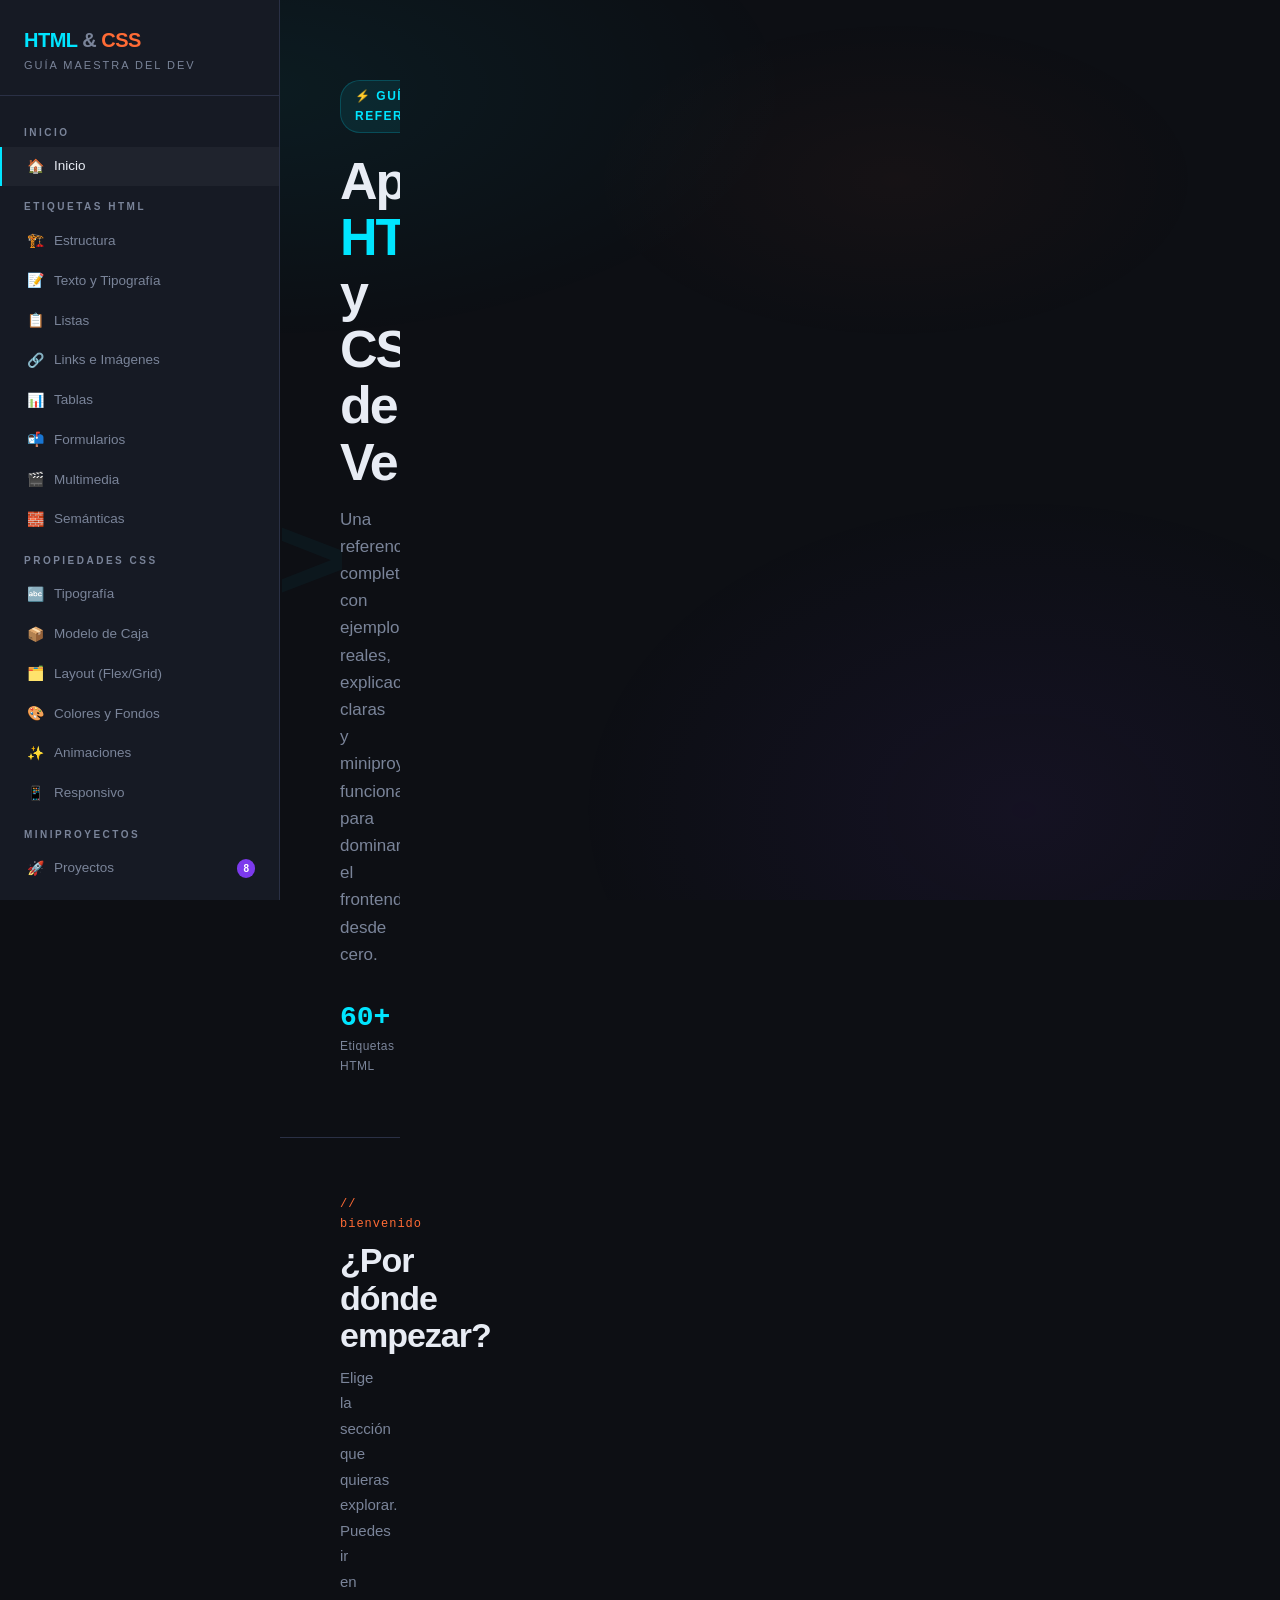
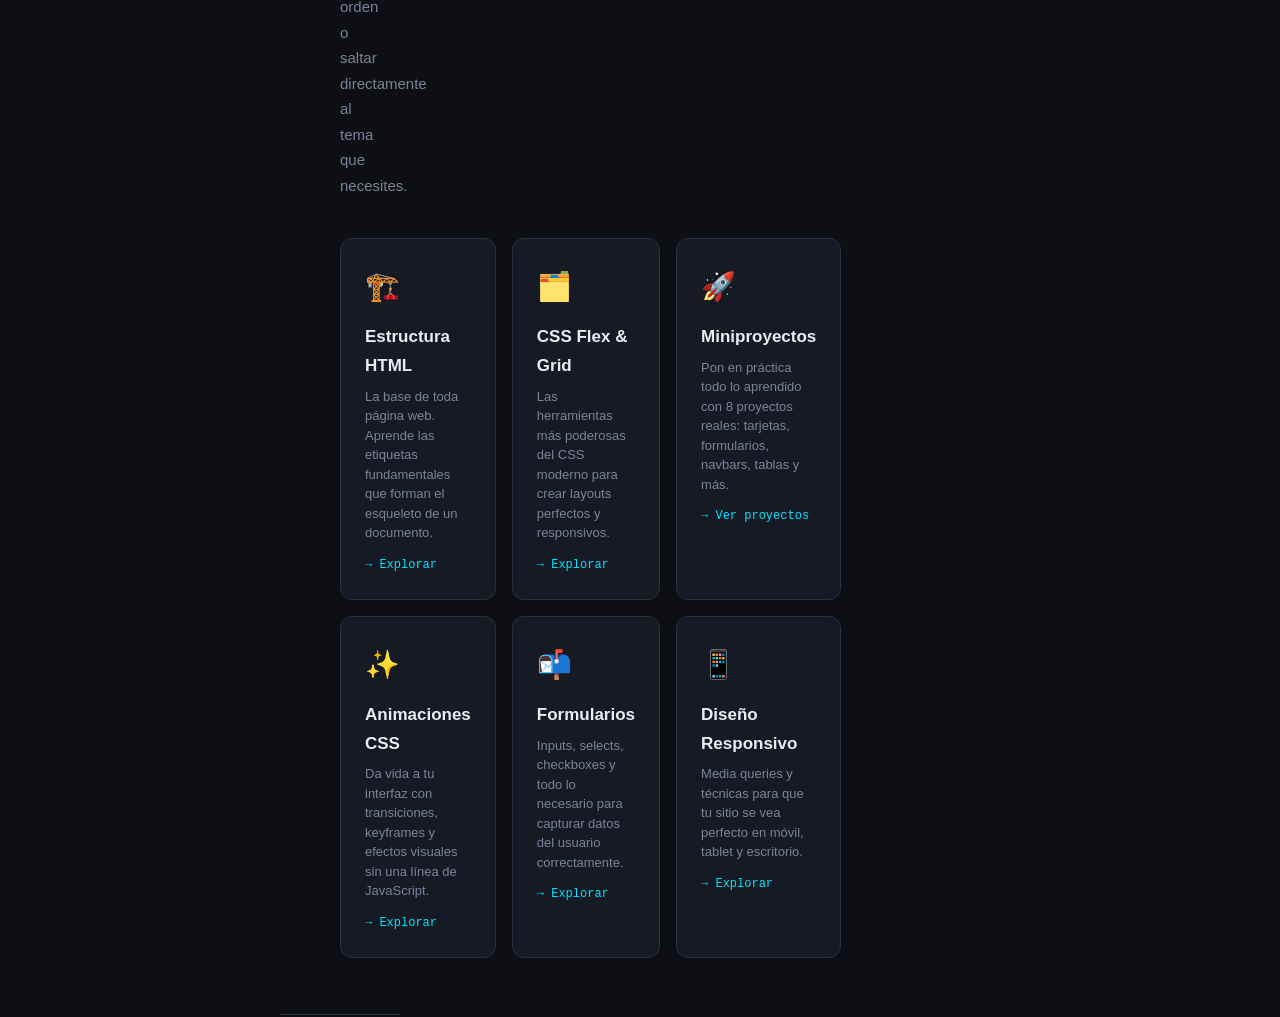
<file: etiqueta.html>
<!DOCTYPE html>
<html lang="es">
<head>
  <meta charset="UTF-8" />
  <meta name="viewport" content="width=device-width, initial-scale=1.0" />
  <title>HTML & CSS — Guía Maestra</title>
    <link rel="stylesheet" href="etiquetas.css" />
</head>
<body>

<div class="wrapper">

  <!-- ======= SIDEBAR ======= -->
  <nav class="sidebar">
    <div class="sidebar-header">
      <div class="logo">
        <span>HTML</span><span> & </span><span>CSS</span>
      </div>
      <div class="logo-sub">Guía Maestra del Dev</div>
    </div>
    <div class="sidebar-nav">
      <div class="nav-section-title">Inicio</div>
      <a class="nav-link active" onclick="showSection('home')">
        <span class="icon">🏠</span> Inicio
      </a>

      <div class="nav-section-title">Etiquetas HTML</div>
      <a class="nav-link" onclick="showSection('html-estructura')">
        <span class="icon">🏗️</span> Estructura
      </a>
      <a class="nav-link" onclick="showSection('html-texto')">
        <span class="icon">📝</span> Texto y Tipografía
      </a>
      <a class="nav-link" onclick="showSection('html-listas')">
        <span class="icon">📋</span> Listas
      </a>
      <a class="nav-link" onclick="showSection('html-links')">
        <span class="icon">🔗</span> Links e Imágenes
      </a>
      <a class="nav-link" onclick="showSection('html-tablas')">
        <span class="icon">📊</span> Tablas
      </a>
      <a class="nav-link" onclick="showSection('html-forms')">
        <span class="icon">📬</span> Formularios
      </a>
      <a class="nav-link" onclick="showSection('html-media')">
        <span class="icon">🎬</span> Multimedia
      </a>
      <a class="nav-link" onclick="showSection('html-semantico')">
        <span class="icon">🧱</span> Semánticas
      </a>

      <div class="nav-section-title">Propiedades CSS</div>
      <a class="nav-link" onclick="showSection('css-texto')">
        <span class="icon">🔤</span> Tipografía
      </a>
      <a class="nav-link" onclick="showSection('css-caja')">
        <span class="icon">📦</span> Modelo de Caja
      </a>
      <a class="nav-link" onclick="showSection('css-layout')">
        <span class="icon">🗂️</span> Layout (Flex/Grid)
      </a>
      <a class="nav-link" onclick="showSection('css-colores')">
        <span class="icon">🎨</span> Colores y Fondos
      </a>
      <a class="nav-link" onclick="showSection('css-animaciones')">
        <span class="icon">✨</span> Animaciones
      </a>
      <a class="nav-link" onclick="showSection('css-responsivo')">
        <span class="icon">📱</span> Responsivo
      </a>

      <div class="nav-section-title">Miniproyectos</div>
      <a class="nav-link" onclick="showSection('proyectos')">
        <span class="icon">🚀</span> Proyectos
        <span class="nav-badge">8</span>
      </a>
    </div>
  </nav>

  <!-- ======= MAIN ======= -->
  <main class="main">

    <!-- ===== HERO ===== -->
    <div class="hero">
      <div class="hero-eyebrow">⚡ Guía de Referencia</div>
      <h1>Aprende <em>HTML</em> y<br>CSS de Verdad</h1>
      <p>Una referencia completa con ejemplos reales, explicaciones claras y miniproyectos funcionales para dominar el frontend desde cero.</p>
      <div class="hero-stats">
        <div class="stat-item">
          <div class="stat-number">60+</div>
          <div class="stat-label">Etiquetas HTML</div>
        </div>
        <div class="stat-item">
          <div class="stat-number">50+</div>
          <div class="stat-label">Propiedades CSS</div>
        </div>
        <div class="stat-item">
          <div class="stat-number">8</div>
          <div class="stat-label">Miniproyectos</div>
        </div>
      </div>
    </div>

    <!-- ===== HOME ===== -->
    <div id="section-home" class="section active">
      <div class="section-header">
        <div class="section-tag">// bienvenido</div>
        <h2 class="section-title">¿Por dónde empezar?</h2>
        <p class="section-desc">Elige la sección que quieras explorar. Puedes ir en orden o saltar directamente al tema que necesites.</p>
      </div>
      <div class="quick-cards">
        <div class="quick-card" onclick="showSection('html-estructura')">
          <span class="qc-icon">🏗️</span>
          <div class="qc-title">Estructura HTML</div>
          <div class="qc-desc">La base de toda página web. Aprende las etiquetas fundamentales que forman el esqueleto de un documento.</div>
          <div class="qc-arrow">→ Explorar</div>
        </div>
        <div class="quick-card" onclick="showSection('css-layout')">
          <span class="qc-icon">🗂️</span>
          <div class="qc-title">CSS Flex & Grid</div>
          <div class="qc-desc">Las herramientas más poderosas del CSS moderno para crear layouts perfectos y responsivos.</div>
          <div class="qc-arrow">→ Explorar</div>
        </div>
        <div class="quick-card" onclick="showSection('proyectos')">
          <span class="qc-icon">🚀</span>
          <div class="qc-title">Miniproyectos</div>
          <div class="qc-desc">Pon en práctica todo lo aprendido con 8 proyectos reales: tarjetas, formularios, navbars, tablas y más.</div>
          <div class="qc-arrow">→ Ver proyectos</div>
        </div>
        <div class="quick-card" onclick="showSection('css-animaciones')">
          <span class="qc-icon">✨</span>
          <div class="qc-title">Animaciones CSS</div>
          <div class="qc-desc">Da vida a tu interfaz con transiciones, keyframes y efectos visuales sin una línea de JavaScript.</div>
          <div class="qc-arrow">→ Explorar</div>
        </div>
        <div class="quick-card" onclick="showSection('html-forms')">
          <span class="qc-icon">📬</span>
          <div class="qc-title">Formularios</div>
          <div class="qc-desc">Inputs, selects, checkboxes y todo lo necesario para capturar datos del usuario correctamente.</div>
          <div class="qc-arrow">→ Explorar</div>
        </div>
        <div class="quick-card" onclick="showSection('css-responsivo')">
          <span class="qc-icon">📱</span>
          <div class="qc-title">Diseño Responsivo</div>
          <div class="qc-desc">Media queries y técnicas para que tu sitio se vea perfecto en móvil, tablet y escritorio.</div>
          <div class="qc-arrow">→ Explorar</div>
        </div>
      </div>
    </div>

    <!-- ===== HTML: ESTRUCTURA ===== -->
    <div id="section-html-estructura" class="section">
      <div class="section-header">
        <div class="section-tag">// html → estructura</div>
        <h2 class="section-title">Etiquetas de Estructura</h2>
        <p class="section-desc">Estas son las etiquetas fundamentales que definen la estructura básica de cualquier documento HTML.</p>
      </div>
      <div class="highlight-box">
        <strong>Tip:</strong> Toda página HTML empieza con <code>&lt;!DOCTYPE html&gt;</code> para indicarle al navegador que use HTML5. Luego viene la estructura base: html → head → body.
      </div>
      <div class="tags-grid">

        <div class="tag-card">
          <div class="tag-card-header">
            <span class="tag-chip">&lt;!DOCTYPE&gt;</span>
            <span class="tag-name">Declaración</span>
            <span class="tag-category">Documento</span>
          </div>
          <div class="tag-body">
            <p class="tag-desc">No es una etiqueta HTML, sino una instrucción que le dice al navegador qué versión de HTML usar. Siempre va primero.</p>
            <div class="tag-example"><span class="cm">&lt;!-- Siempre en la primera línea --&gt;</span>
<span class="kw">&lt;!DOCTYPE</span> <span class="attr">html</span><span class="kw">&gt;</span></div>
          </div>
        </div>

        <div class="tag-card">
          <div class="tag-card-header">
            <span class="tag-chip">&lt;html&gt;</span>
            <span class="tag-name">Raíz</span>
            <span class="tag-category">Documento</span>
          </div>
          <div class="tag-body">
            <p class="tag-desc">Es el elemento raíz. Todo el contenido de la página va dentro de esta etiqueta. El atributo <code>lang</code> indica el idioma.</p>
            <div class="tag-example"><span class="kw">&lt;html</span> <span class="attr">lang</span>=<span class="str">"es"</span><span class="kw">&gt;</span>
  ... todo el contenido aquí ...
<span class="kw">&lt;/html&gt;</span></div>
          </div>
        </div>

        <div class="tag-card">
          <div class="tag-card-header">
            <span class="tag-chip">&lt;head&gt;</span>
            <span class="tag-name">Cabecera</span>
            <span class="tag-category">Metadatos</span>
          </div>
          <div class="tag-body">
            <p class="tag-desc">Contiene información sobre la página (metadatos), como el título, estilos, fuentes y configuración. No se muestra en pantalla.</p>
            <div class="tag-example"><span class="kw">&lt;head&gt;</span>
  <span class="kw">&lt;title&gt;</span>Mi Página<span class="kw">&lt;/title&gt;</span>
  <span class="kw">&lt;meta</span> <span class="attr">charset</span>=<span class="str">"UTF-8"</span><span class="kw">&gt;</span>
<span class="kw">&lt;/head&gt;</span></div>
          </div>
        </div>

        <div class="tag-card">
          <div class="tag-card-header">
            <span class="tag-chip">&lt;meta&gt;</span>
            <span class="tag-name">Metadatos</span>
            <span class="tag-category">Cabecera</span>
          </div>
          <div class="tag-body">
            <p class="tag-desc">Define metadatos como la codificación de caracteres, descripción para SEO y configuración para móviles. Es una etiqueta vacía.</p>
            <div class="tag-example"><span class="kw">&lt;meta</span> <span class="attr">charset</span>=<span class="str">"UTF-8"</span><span class="kw">&gt;</span>
<span class="kw">&lt;meta</span> <span class="attr">name</span>=<span class="str">"viewport"</span>
      <span class="attr">content</span>=<span class="str">"width=device-width"</span><span class="kw">&gt;</span>
<span class="kw">&lt;meta</span> <span class="attr">name</span>=<span class="str">"description"</span>
      <span class="attr">content</span>=<span class="str">"Mi sitio web"</span><span class="kw">&gt;</span></div>
          </div>
        </div>

        <div class="tag-card">
          <div class="tag-card-header">
            <span class="tag-chip">&lt;title&gt;</span>
            <span class="tag-name">Título</span>
            <span class="tag-category">Cabecera</span>
          </div>
          <div class="tag-body">
            <p class="tag-desc">Define el título de la página que aparece en la pestaña del navegador y en los resultados de búsqueda (SEO).</p>
            <div class="tag-example"><span class="kw">&lt;title&gt;</span>
  Mi Sitio Web — Inicio
<span class="kw">&lt;/title&gt;</span></div>
          </div>
        </div>

        <div class="tag-card">
          <div class="tag-card-header">
            <span class="tag-chip">&lt;link&gt;</span>
            <span class="tag-name">Enlace Externo</span>
            <span class="tag-category">Cabecera</span>
          </div>
          <div class="tag-body">
            <p class="tag-desc">Vincula recursos externos como hojas de estilo CSS o fuentes. El atributo <code>rel</code> define la relación.</p>
            <div class="tag-example"><span class="kw">&lt;link</span> <span class="attr">rel</span>=<span class="str">"stylesheet"</span>
      <span class="attr">href</span>=<span class="str">"styles.css"</span><span class="kw">&gt;</span>
<span class="kw">&lt;link</span> <span class="attr">rel</span>=<span class="str">"icon"</span>
      <span class="attr">href</span>=<span class="str">"favicon.ico"</span><span class="kw">&gt;</span></div>
          </div>
        </div>

        <div class="tag-card">
          <div class="tag-card-header">
            <span class="tag-chip">&lt;body&gt;</span>
            <span class="tag-name">Cuerpo</span>
            <span class="tag-category">Documento</span>
          </div>
          <div class="tag-body">
            <p class="tag-desc">Contiene todo el contenido visible de la página: textos, imágenes, botones, formularios, etc. Solo puede haber uno por documento.</p>
            <div class="tag-example"><span class="kw">&lt;body&gt;</span>
  <span class="kw">&lt;h1&gt;</span>¡Hola Mundo!<span class="kw">&lt;/h1&gt;</span>
  <span class="kw">&lt;p&gt;</span>Mi primer párrafo.<span class="kw">&lt;/p&gt;</span>
<span class="kw">&lt;/body&gt;</span></div>
          </div>
        </div>

        <div class="tag-card">
          <div class="tag-card-header">
            <span class="tag-chip">&lt;style&gt;</span>
            <span class="tag-name">Estilos internos</span>
            <span class="tag-category">Cabecera</span>
          </div>
          <div class="tag-body">
            <p class="tag-desc">Permite escribir CSS directamente dentro del HTML. Va en el <code>&lt;head&gt;</code>. Para proyectos grandes, es mejor usar archivos CSS externos.</p>
            <div class="tag-example"><span class="kw">&lt;style&gt;</span>
  <span class="sel">body</span> {
    <span class="prop">background</span>: <span class="val">#f0f0f0</span>;
    <span class="prop">color</span>: <span class="val">#333</span>;
  }
<span class="kw">&lt;/style&gt;</span></div>
          </div>
        </div>

        <div class="tag-card">
          <div class="tag-card-header">
            <span class="tag-chip">&lt;div&gt;</span>
            <span class="tag-name">División</span>
            <span class="tag-category">Contenedor</span>
          </div>
          <div class="tag-body">
            <p class="tag-desc">El contenedor genérico más usado. Es un elemento de bloque sin significado semántico. Se usa para agrupar y aplicar estilos.</p>
            <div class="tag-example"><span class="kw">&lt;div</span> <span class="attr">class</span>=<span class="str">"tarjeta"</span><span class="kw">&gt;</span>
  <span class="kw">&lt;h2&gt;</span>Título<span class="kw">&lt;/h2&gt;</span>
  <span class="kw">&lt;p&gt;</span>Contenido<span class="kw">&lt;/p&gt;</span>
<span class="kw">&lt;/div&gt;</span></div>
          </div>
        </div>

        <div class="tag-card">
          <div class="tag-card-header">
            <span class="tag-chip">&lt;span&gt;</span>
            <span class="tag-name">Span</span>
            <span class="tag-category">Contenedor</span>
          </div>
          <div class="tag-body">
            <p class="tag-desc">Contenedor genérico en línea (inline). Se usa para aplicar estilos a una parte del texto sin romper el flujo.</p>
            <div class="tag-example"><span class="kw">&lt;p&gt;</span>Texto <span class="kw">&lt;span</span>
  <span class="attr">style</span>=<span class="str">"color:red"</span><span class="kw">&gt;</span>
  rojo<span class="kw">&lt;/span&gt;</span> aquí.
<span class="kw">&lt;/p&gt;</span></div>
          </div>
        </div>

      </div>
    </div>

    <!-- ===== HTML: TEXTO ===== -->
    <div id="section-html-texto" class="section">
      <div class="section-header">
        <div class="section-tag">// html → texto</div>
        <h2 class="section-title">Texto y Tipografía</h2>
        <p class="section-desc">Etiquetas para definir encabezados, párrafos, énfasis y otras variantes de texto.</p>
      </div>
      <div class="tags-grid">

        <div class="tag-card">
          <div class="tag-card-header">
            <span class="tag-chip">&lt;h1&gt;-&lt;h6&gt;</span>
            <span class="tag-name">Encabezados</span>
            <span class="tag-category">Texto</span>
          </div>
          <div class="tag-body">
            <p class="tag-desc">Definen los títulos de sección. <code>&lt;h1&gt;</code> es el más importante (debe haber solo uno por página). Van de h1 al h6 en orden descendente.</p>
            <div class="tag-example"><span class="kw">&lt;h1&gt;</span>Título principal<span class="kw">&lt;/h1&gt;</span>
<span class="kw">&lt;h2&gt;</span>Subtítulo<span class="kw">&lt;/h2&gt;</span>
<span class="kw">&lt;h3&gt;</span>Sección<span class="kw">&lt;/h3&gt;</span>
<span class="kw">&lt;h4&gt;</span>Subsección<span class="kw">&lt;/h4&gt;</span></div>
          </div>
        </div>

        <div class="tag-card">
          <div class="tag-card-header">
            <span class="tag-chip">&lt;p&gt;</span>
            <span class="tag-name">Párrafo</span>
            <span class="tag-category">Texto</span>
          </div>
          <div class="tag-body">
            <p class="tag-desc">Define un párrafo de texto. El navegador añade espacio antes y después automáticamente. Es un elemento de bloque.</p>
            <div class="tag-example"><span class="kw">&lt;p&gt;</span>
  Este es un párrafo de texto.
  Puede tener varias oraciones.
<span class="kw">&lt;/p&gt;</span></div>
          </div>
        </div>

        <div class="tag-card">
          <div class="tag-card-header">
            <span class="tag-chip">&lt;strong&gt;</span>
            <span class="tag-name">Negrita semántica</span>
            <span class="tag-category">Inline</span>
          </div>
          <div class="tag-body">
            <p class="tag-desc">Indica texto de gran importancia. Visualmente aparece en negrita. Tiene significado semántico (a diferencia de <code>&lt;b&gt;</code>).</p>
            <div class="tag-example"><span class="kw">&lt;p&gt;</span>Esto es
  <span class="kw">&lt;strong&gt;</span>muy importante<span class="kw">&lt;/strong&gt;</span>
  para el usuario.
<span class="kw">&lt;/p&gt;</span></div>
          </div>
        </div>

        <div class="tag-card">
          <div class="tag-card-header">
            <span class="tag-chip">&lt;em&gt;</span>
            <span class="tag-name">Énfasis</span>
            <span class="tag-category">Inline</span>
          </div>
          <div class="tag-body">
            <p class="tag-desc">Marca texto con énfasis, visualmente en cursiva. Tiene significado semántico: el texto tiene una entonación especial.</p>
            <div class="tag-example"><span class="kw">&lt;p&gt;</span>El gato
  <span class="kw">&lt;em&gt;</span>siempre<span class="kw">&lt;/em&gt;</span>
  duerme en el sofá.
<span class="kw">&lt;/p&gt;</span></div>
          </div>
        </div>

        <div class="tag-card">
          <div class="tag-card-header">
            <span class="tag-chip">&lt;br&gt;</span>
            <span class="tag-name">Salto de línea</span>
            <span class="tag-category">Inline</span>
          </div>
          <div class="tag-body">
            <p class="tag-desc">Inserta un salto de línea dentro de un párrafo. Es una etiqueta vacía (sin cierre). Úsalo con moderación.</p>
            <div class="tag-example"><span class="kw">&lt;p&gt;</span>
  Línea uno.<span class="kw">&lt;br&gt;</span>
  Línea dos.
<span class="kw">&lt;/p&gt;</span></div>
          </div>
        </div>

        <div class="tag-card">
          <div class="tag-card-header">
            <span class="tag-chip">&lt;hr&gt;</span>
            <span class="tag-name">Línea horizontal</span>
            <span class="tag-category">Bloque</span>
          </div>
          <div class="tag-body">
            <p class="tag-desc">Dibuja una línea horizontal divisoria. Representa un cambio temático en el contenido. Etiqueta vacía.</p>
            <div class="tag-example"><span class="kw">&lt;p&gt;</span>Sección A<span class="kw">&lt;/p&gt;</span>
<span class="kw">&lt;hr&gt;</span>
<span class="kw">&lt;p&gt;</span>Sección B<span class="kw">&lt;/p&gt;</span></div>
          </div>
        </div>

        <div class="tag-card">
          <div class="tag-card-header">
            <span class="tag-chip">&lt;blockquote&gt;</span>
            <span class="tag-name">Cita en bloque</span>
            <span class="tag-category">Bloque</span>
          </div>
          <div class="tag-body">
            <p class="tag-desc">Representa una cita larga de otra fuente. Normalmente se muestra indentada. El atributo <code>cite</code> puede contener la URL de la fuente.</p>
            <div class="tag-example"><span class="kw">&lt;blockquote</span>
  <span class="attr">cite</span>=<span class="str">"https://fuente.com"</span><span class="kw">&gt;</span>
  La vida es bella.
<span class="kw">&lt;/blockquote&gt;</span></div>
          </div>
        </div>

        <div class="tag-card">
          <div class="tag-card-header">
            <span class="tag-chip">&lt;code&gt;</span>
            <span class="tag-name">Código</span>
            <span class="tag-category">Inline</span>
          </div>
          <div class="tag-body">
            <p class="tag-desc">Muestra texto como código con fuente monoespaciada. Para bloques de código usa <code>&lt;pre&gt;&lt;code&gt;</code>.</p>
            <div class="tag-example"><span class="kw">&lt;p&gt;</span>Usa
  <span class="kw">&lt;code&gt;</span>console.log()<span class="kw">&lt;/code&gt;</span>
  para depurar.
<span class="kw">&lt;/p&gt;</span></div>
          </div>
        </div>

        <div class="tag-card">
          <div class="tag-card-header">
            <span class="tag-chip">&lt;pre&gt;</span>
            <span class="tag-name">Texto preformateado</span>
            <span class="tag-category">Bloque</span>
          </div>
          <div class="tag-body">
            <p class="tag-desc">Muestra el texto con espacios y saltos de línea exactos como están escritos. Ideal para bloques de código.</p>
            <div class="tag-example"><span class="kw">&lt;pre&gt;&lt;code&gt;</span>
function suma(a, b) {
  return a + b;
}
<span class="kw">&lt;/code&gt;&lt;/pre&gt;</span></div>
          </div>
        </div>

        <div class="tag-card">
          <div class="tag-card-header">
            <span class="tag-chip">&lt;mark&gt;</span>
            <span class="tag-name">Marcado</span>
            <span class="tag-category">Inline</span>
          </div>
          <div class="tag-body">
            <p class="tag-desc">Resalta texto como si se usara un marcador fluorescente. Útil para resultados de búsqueda o texto relevante.</p>
            <div class="tag-example"><span class="kw">&lt;p&gt;</span>
  Busca la palabra
  <span class="kw">&lt;mark&gt;</span>CSS<span class="kw">&lt;/mark&gt;</span>
  en el documento.
<span class="kw">&lt;/p&gt;</span></div>
          </div>
        </div>

        <div class="tag-card">
          <div class="tag-card-header">
            <span class="tag-chip">&lt;del&gt; / &lt;ins&gt;</span>
            <span class="tag-name">Borrado / Insertado</span>
            <span class="tag-category">Inline</span>
          </div>
          <div class="tag-body">
            <p class="tag-desc"><code>&lt;del&gt;</code> muestra texto tachado (eliminado) y <code>&lt;ins&gt;</code> muestra texto subrayado (añadido). Ideal para comparar versiones.</p>
            <div class="tag-example">Precio:
<span class="kw">&lt;del&gt;</span>$100<span class="kw">&lt;/del&gt;</span>
<span class="kw">&lt;ins&gt;</span>$75<span class="kw">&lt;/ins&gt;</span></div>
          </div>
        </div>

        <div class="tag-card">
          <div class="tag-card-header">
            <span class="tag-chip">&lt;abbr&gt;</span>
            <span class="tag-name">Abreviatura</span>
            <span class="tag-category">Inline</span>
          </div>
          <div class="tag-body">
            <p class="tag-desc">Marca una abreviatura o acrónimo. El atributo <code>title</code> muestra la definición completa al pasar el mouse por encima.</p>
            <div class="tag-example"><span class="kw">&lt;abbr</span>
  <span class="attr">title</span>=<span class="str">"HyperText Markup Language"</span>
<span class="kw">&gt;</span>HTML<span class="kw">&lt;/abbr&gt;</span></div>
          </div>
        </div>

      </div>
    </div>

    <!-- ===== HTML: LISTAS ===== -->
    <div id="section-html-listas" class="section">
      <div class="section-header">
        <div class="section-tag">// html → listas</div>
        <h2 class="section-title">Listas</h2>
        <p class="section-desc">Tres tipos de listas para organizar información: ordenadas, desordenadas y de definición.</p>
      </div>
      <div class="tags-grid">
        <div class="tag-card">
          <div class="tag-card-header">
            <span class="tag-chip">&lt;ul&gt;</span>
            <span class="tag-name">Lista desordenada</span>
            <span class="tag-category">Lista</span>
          </div>
          <div class="tag-body">
            <p class="tag-desc">Crea una lista con viñetas (bullets). El orden de los elementos no importa. Cada elemento va dentro de <code>&lt;li&gt;</code>.</p>
            <div class="tag-example"><span class="kw">&lt;ul&gt;</span>
  <span class="kw">&lt;li&gt;</span>HTML<span class="kw">&lt;/li&gt;</span>
  <span class="kw">&lt;li&gt;</span>CSS<span class="kw">&lt;/li&gt;</span>
  <span class="kw">&lt;li&gt;</span>JavaScript<span class="kw">&lt;/li&gt;</span>
<span class="kw">&lt;/ul&gt;</span></div>
          </div>
        </div>
        <div class="tag-card">
          <div class="tag-card-header">
            <span class="tag-chip">&lt;ol&gt;</span>
            <span class="tag-name">Lista ordenada</span>
            <span class="tag-category">Lista</span>
          </div>
          <div class="tag-body">
            <p class="tag-desc">Lista numerada donde el orden sí importa. Atributos: <code>start</code> para el número inicial, <code>type</code> para el estilo (1, A, a, I, i).</p>
            <div class="tag-example"><span class="kw">&lt;ol</span> <span class="attr">start</span>=<span class="str">"1"</span><span class="kw">&gt;</span>
  <span class="kw">&lt;li&gt;</span>Abrir editor<span class="kw">&lt;/li&gt;</span>
  <span class="kw">&lt;li&gt;</span>Escribir código<span class="kw">&lt;/li&gt;</span>
  <span class="kw">&lt;li&gt;</span>Guardar<span class="kw">&lt;/li&gt;</span>
<span class="kw">&lt;/ol&gt;</span></div>
          </div>
        </div>
        <div class="tag-card">
          <div class="tag-card-header">
            <span class="tag-chip">&lt;li&gt;</span>
            <span class="tag-name">Elemento de lista</span>
            <span class="tag-category">Lista</span>
          </div>
          <div class="tag-body">
            <p class="tag-desc">Define cada elemento dentro de <code>&lt;ul&gt;</code> u <code>&lt;ol&gt;</code>. Puede contener texto, imágenes, o incluso otras listas anidadas.</p>
            <div class="tag-example"><span class="kw">&lt;ul&gt;</span>
  <span class="kw">&lt;li&gt;</span>Elemento 1<span class="kw">&lt;/li&gt;</span>
  <span class="kw">&lt;li&gt;</span>Elemento 2
    <span class="kw">&lt;ul&gt;</span>
      <span class="kw">&lt;li&gt;</span>Sub-elemento<span class="kw">&lt;/li&gt;</span>
    <span class="kw">&lt;/ul&gt;</span>
  <span class="kw">&lt;/li&gt;</span>
<span class="kw">&lt;/ul&gt;</span></div>
          </div>
        </div>
        <div class="tag-card">
          <div class="tag-card-header">
            <span class="tag-chip">&lt;dl&gt;</span>
            <span class="tag-name">Lista de definición</span>
            <span class="tag-category">Lista</span>
          </div>
          <div class="tag-body">
            <p class="tag-desc">Lista de términos y sus definiciones. <code>&lt;dt&gt;</code> es el término y <code>&lt;dd&gt;</code> es la descripción. Ideal para glosarios.</p>
            <div class="tag-example"><span class="kw">&lt;dl&gt;</span>
  <span class="kw">&lt;dt&gt;</span>HTML<span class="kw">&lt;/dt&gt;</span>
  <span class="kw">&lt;dd&gt;</span>Lenguaje de marcado<span class="kw">&lt;/dd&gt;</span>
  <span class="kw">&lt;dt&gt;</span>CSS<span class="kw">&lt;/dt&gt;</span>
  <span class="kw">&lt;dd&gt;</span>Hojas de estilo<span class="kw">&lt;/dd&gt;</span>
<span class="kw">&lt;/dl&gt;</span></div>
          </div>
        </div>
      </div>
    </div>

    <!-- ===== HTML: LINKS E IMÁGENES ===== -->
    <div id="section-html-links" class="section">
      <div class="section-header">
        <div class="section-tag">// html → enlaces e imágenes</div>
        <h2 class="section-title">Links e Imágenes</h2>
        <p class="section-desc">Las etiquetas que conectan páginas entre sí y muestran contenido visual.</p>
      </div>
      <div class="tags-grid">
        <div class="tag-card">
          <div class="tag-card-header">
            <span class="tag-chip">&lt;a&gt;</span>
            <span class="tag-name">Enlace (Anchor)</span>
            <span class="tag-category">Inline</span>
          </div>
          <div class="tag-body">
            <p class="tag-desc">Crea un hipervínculo. <code>href</code> es la URL de destino. <code>target="_blank"</code> abre en nueva pestaña. <code>rel="noopener"</code> por seguridad.</p>
            <div class="tag-example"><span class="kw">&lt;a</span> <span class="attr">href</span>=<span class="str">"https://google.com"</span>
   <span class="attr">target</span>=<span class="str">"_blank"</span>
   <span class="attr">rel</span>=<span class="str">"noopener"</span><span class="kw">&gt;</span>
  Ir a Google
<span class="kw">&lt;/a&gt;</span></div>
          </div>
        </div>
        <div class="tag-card">
          <div class="tag-card-header">
            <span class="tag-chip">&lt;img&gt;</span>
            <span class="tag-name">Imagen</span>
            <span class="tag-category">Inline</span>
          </div>
          <div class="tag-body">
            <p class="tag-desc">Muestra una imagen. <code>src</code> es la ruta, <code>alt</code> es el texto alternativo (obligatorio para accesibilidad). Es una etiqueta vacía.</p>
            <div class="tag-example"><span class="kw">&lt;img</span>
  <span class="attr">src</span>=<span class="str">"foto.jpg"</span>
  <span class="attr">alt</span>=<span class="str">"Descripción"</span>
  <span class="attr">width</span>=<span class="str">"300"</span>
  <span class="attr">height</span>=<span class="str">"200"</span>
<span class="kw">&gt;</span></div>
          </div>
        </div>
        <div class="tag-card">
          <div class="tag-card-header">
            <span class="tag-chip">&lt;figure&gt;</span>
            <span class="tag-name">Figura</span>
            <span class="tag-category">Bloque</span>
          </div>
          <div class="tag-body">
            <p class="tag-desc">Agrupa una imagen con su leyenda. <code>&lt;figcaption&gt;</code> es la descripción de la figura. Semánticamente correcto para imágenes con texto.</p>
            <div class="tag-example"><span class="kw">&lt;figure&gt;</span>
  <span class="kw">&lt;img</span> <span class="attr">src</span>=<span class="str">"foto.jpg"</span>
       <span class="attr">alt</span>=<span class="str">"Un gato"</span><span class="kw">&gt;</span>
  <span class="kw">&lt;figcaption&gt;</span>
    Mi gato durmiendo
  <span class="kw">&lt;/figcaption&gt;</span>
<span class="kw">&lt;/figure&gt;</span></div>
          </div>
        </div>
        <div class="tag-card">
          <div class="tag-card-header">
            <span class="tag-chip">&lt;picture&gt;</span>
            <span class="tag-name">Imagen responsiva</span>
            <span class="tag-category">Bloque</span>
          </div>
          <div class="tag-body">
            <p class="tag-desc">Permite ofrecer diferentes imágenes según el tamaño de pantalla o formato soportado. Muy útil para optimización.</p>
            <div class="tag-example"><span class="kw">&lt;picture&gt;</span>
  <span class="kw">&lt;source</span>
    <span class="attr">media</span>=<span class="str">"(min-width:600px)"</span>
    <span class="attr">srcset</span>=<span class="str">"grande.jpg"</span><span class="kw">&gt;</span>
  <span class="kw">&lt;img</span> <span class="attr">src</span>=<span class="str">"pequena.jpg"</span>
       <span class="attr">alt</span>=<span class="str">"Imagen"</span><span class="kw">&gt;</span>
<span class="kw">&lt;/picture&gt;</span></div>
          </div>
        </div>
        <div class="tag-card">
          <div class="tag-card-header">
            <span class="tag-chip">&lt;map&gt; / &lt;area&gt;</span>
            <span class="tag-name">Mapa de imagen</span>
            <span class="tag-category">Inline</span>
          </div>
          <div class="tag-body">
            <p class="tag-desc">Define zonas clicables dentro de una imagen. <code>&lt;map&gt;</code> agrupa las áreas y <code>&lt;area&gt;</code> define cada zona con coordenadas.</p>
            <div class="tag-example"><span class="kw">&lt;img</span> <span class="attr">src</span>=<span class="str">"mapa.jpg"</span>
     <span class="attr">usemap</span>=<span class="str">"#zonas"</span><span class="kw">&gt;</span>
<span class="kw">&lt;map</span> <span class="attr">name</span>=<span class="str">"zonas"</span><span class="kw">&gt;</span>
  <span class="kw">&lt;area</span> <span class="attr">shape</span>=<span class="str">"rect"</span>
    <span class="attr">coords</span>=<span class="str">"0,0,100,100"</span>
    <span class="attr">href</span>=<span class="str">"zona1.html"</span><span class="kw">&gt;</span>
<span class="kw">&lt;/map&gt;</span></div>
          </div>
        </div>
      </div>
    </div>

    <!-- ===== HTML: TABLAS ===== -->
    <div id="section-html-tablas" class="section">
      <div class="section-header">
        <div class="section-tag">// html → tablas</div>
        <h2 class="section-title">Tablas</h2>
        <p class="section-desc">Para mostrar datos tabulares estructurados. Nunca uses tablas para maquetación.</p>
      </div>
      <div class="tags-grid">
        <div class="tag-card">
          <div class="tag-card-header">
            <span class="tag-chip">&lt;table&gt;</span>
            <span class="tag-name">Tabla</span>
            <span class="tag-category">Tabla</span>
          </div>
          <div class="tag-body">
            <p class="tag-desc">Contenedor principal. Dentro van <code>&lt;thead&gt;</code>, <code>&lt;tbody&gt;</code> y <code>&lt;tfoot&gt;</code> para estructura semántica.</p>
            <div class="tag-example"><span class="kw">&lt;table&gt;</span>
  <span class="kw">&lt;thead&gt;</span>...<span class="kw">&lt;/thead&gt;</span>
  <span class="kw">&lt;tbody&gt;</span>...<span class="kw">&lt;/tbody&gt;</span>
  <span class="kw">&lt;tfoot&gt;</span>...<span class="kw">&lt;/tfoot&gt;</span>
<span class="kw">&lt;/table&gt;</span></div>
          </div>
        </div>
        <div class="tag-card">
          <div class="tag-card-header">
            <span class="tag-chip">&lt;tr&gt; / &lt;th&gt; / &lt;td&gt;</span>
            <span class="tag-name">Fila y celdas</span>
            <span class="tag-category">Tabla</span>
          </div>
          <div class="tag-body">
            <p class="tag-desc"><code>&lt;tr&gt;</code> es una fila, <code>&lt;th&gt;</code> es una celda de encabezado (en negrita), <code>&lt;td&gt;</code> es una celda de datos. <code>colspan</code> y <code>rowspan</code> fusionan celdas.</p>
            <div class="tag-example"><span class="kw">&lt;tr&gt;</span>
  <span class="kw">&lt;th</span> <span class="attr">colspan</span>=<span class="str">"2"</span><span class="kw">&gt;</span>Encabezado<span class="kw">&lt;/th&gt;</span>
<span class="kw">&lt;/tr&gt;</span>
<span class="kw">&lt;tr&gt;</span>
  <span class="kw">&lt;td&gt;</span>Dato 1<span class="kw">&lt;/td&gt;</span>
  <span class="kw">&lt;td&gt;</span>Dato 2<span class="kw">&lt;/td&gt;</span>
<span class="kw">&lt;/tr&gt;</span></div>
          </div>
        </div>
        <div class="tag-card">
          <div class="tag-card-header">
            <span class="tag-chip">&lt;caption&gt;</span>
            <span class="tag-name">Título de tabla</span>
            <span class="tag-category">Tabla</span>
          </div>
          <div class="tag-body">
            <p class="tag-desc">Añade un título descriptivo a la tabla. Va justo después de <code>&lt;table&gt;</code>. Mejora la accesibilidad.</p>
            <div class="tag-example"><span class="kw">&lt;table&gt;</span>
  <span class="kw">&lt;caption&gt;</span>
    Ventas Enero 2025
  <span class="kw">&lt;/caption&gt;</span>
  ...
<span class="kw">&lt;/table&gt;</span></div>
          </div>
        </div>
        <div class="tag-card">
          <div class="tag-card-header">
            <span class="tag-chip">&lt;colgroup&gt;</span>
            <span class="tag-name">Grupo de columnas</span>
            <span class="tag-category">Tabla</span>
          </div>
          <div class="tag-body">
            <p class="tag-desc">Permite aplicar estilos a columnas enteras sin repetir código en cada celda. Usa <code>&lt;col&gt;</code> para cada columna.</p>
            <div class="tag-example"><span class="kw">&lt;colgroup&gt;</span>
  <span class="kw">&lt;col</span> <span class="attr">style</span>=<span class="str">"background:#f5f5f5"</span><span class="kw">&gt;</span>
  <span class="kw">&lt;col</span> <span class="attr">span</span>=<span class="str">"2"</span><span class="kw">&gt;</span>
<span class="kw">&lt;/colgroup&gt;</span></div>
          </div>
        </div>
      </div>
    </div>

    <!-- ===== HTML: FORMULARIOS ===== -->
    <div id="section-html-forms" class="section">
      <div class="section-header">
        <div class="section-tag">// html → formularios</div>
        <h2 class="section-title">Formularios</h2>
        <p class="section-desc">La forma de capturar datos del usuario. Inputs, selects, botones y más.</p>
      </div>
      <div class="tags-grid">
        <div class="tag-card">
          <div class="tag-card-header">
            <span class="tag-chip">&lt;form&gt;</span>
            <span class="tag-name">Formulario</span>
            <span class="tag-category">Formulario</span>
          </div>
          <div class="tag-body">
            <p class="tag-desc">Contenedor de un formulario. <code>action</code> define a dónde se envían los datos. <code>method</code> puede ser <code>GET</code> o <code>POST</code>.</p>
            <div class="tag-example"><span class="kw">&lt;form</span>
  <span class="attr">action</span>=<span class="str">"/enviar"</span>
  <span class="attr">method</span>=<span class="str">"POST"</span><span class="kw">&gt;</span>
  ...campos...
<span class="kw">&lt;/form&gt;</span></div>
          </div>
        </div>
        <div class="tag-card">
          <div class="tag-card-header">
            <span class="tag-chip">&lt;input&gt;</span>
            <span class="tag-name">Campo de entrada</span>
            <span class="tag-category">Formulario</span>
          </div>
          <div class="tag-body">
            <p class="tag-desc">El elemento más versátil. Cambia con el atributo <code>type</code>: text, email, password, number, checkbox, radio, date, file, color, range...</p>
            <div class="tag-example"><span class="kw">&lt;input</span> <span class="attr">type</span>=<span class="str">"text"</span>
       <span class="attr">name</span>=<span class="str">"nombre"</span>
       <span class="attr">placeholder</span>=<span class="str">"Tu nombre"</span>
       <span class="attr">required</span><span class="kw">&gt;</span>
<span class="kw">&lt;input</span> <span class="attr">type</span>=<span class="str">"email"</span>
       <span class="attr">name</span>=<span class="str">"correo"</span><span class="kw">&gt;</span>
<span class="kw">&lt;input</span> <span class="attr">type</span>=<span class="str">"checkbox"</span>
       <span class="attr">checked</span><span class="kw">&gt;</span></div>
          </div>
        </div>
        <div class="tag-card">
          <div class="tag-card-header">
            <span class="tag-chip">&lt;label&gt;</span>
            <span class="tag-name">Etiqueta</span>
            <span class="tag-category">Formulario</span>
          </div>
          <div class="tag-body">
            <p class="tag-desc">Asocia un texto descriptivo con un campo. Mejora la accesibilidad: al hacer clic en el label, el input recibe el foco.</p>
            <div class="tag-example"><span class="kw">&lt;label</span> <span class="attr">for</span>=<span class="str">"email"</span><span class="kw">&gt;</span>
  Correo electrónico
<span class="kw">&lt;/label&gt;</span>
<span class="kw">&lt;input</span> <span class="attr">type</span>=<span class="str">"email"</span>
       <span class="attr">id</span>=<span class="str">"email"</span><span class="kw">&gt;</span></div>
          </div>
        </div>
        <div class="tag-card">
          <div class="tag-card-header">
            <span class="tag-chip">&lt;textarea&gt;</span>
            <span class="tag-name">Área de texto</span>
            <span class="tag-category">Formulario</span>
          </div>
          <div class="tag-body">
            <p class="tag-desc">Campo de texto multilínea. <code>rows</code> y <code>cols</code> definen el tamaño inicial. El usuario puede redimensionarlo.</p>
            <div class="tag-example"><span class="kw">&lt;textarea</span>
  <span class="attr">name</span>=<span class="str">"mensaje"</span>
  <span class="attr">rows</span>=<span class="str">"5"</span>
  <span class="attr">cols</span>=<span class="str">"40"</span>
  <span class="attr">placeholder</span>=<span class="str">"Escribe aquí..."</span>
<span class="kw">&gt;&lt;/textarea&gt;</span></div>
          </div>
        </div>
        <div class="tag-card">
          <div class="tag-card-header">
            <span class="tag-chip">&lt;select&gt;</span>
            <span class="tag-name">Lista desplegable</span>
            <span class="tag-category">Formulario</span>
          </div>
          <div class="tag-body">
            <p class="tag-desc">Menú de opciones. Cada opción va en <code>&lt;option&gt;</code>. <code>&lt;optgroup&gt;</code> agrupa opciones. <code>multiple</code> permite selección múltiple.</p>
            <div class="tag-example"><span class="kw">&lt;select</span> <span class="attr">name</span>=<span class="str">"pais"</span><span class="kw">&gt;</span>
  <span class="kw">&lt;optgroup</span> <span class="attr">label</span>=<span class="str">"América"</span><span class="kw">&gt;</span>
    <span class="kw">&lt;option</span> <span class="attr">value</span>=<span class="str">"co"</span><span class="kw">&gt;</span>Colombia<span class="kw">&lt;/option&gt;</span>
    <span class="kw">&lt;option</span> <span class="attr">value</span>=<span class="str">"mx"</span><span class="kw">&gt;</span>México<span class="kw">&lt;/option&gt;</span>
  <span class="kw">&lt;/optgroup&gt;</span>
<span class="kw">&lt;/select&gt;</span></div>
          </div>
        </div>
        <div class="tag-card">
          <div class="tag-card-header">
            <span class="tag-chip">&lt;button&gt;</span>
            <span class="tag-name">Botón</span>
            <span class="tag-category">Formulario</span>
          </div>
          <div class="tag-body">
            <p class="tag-desc">Crea un botón interactivo. <code>type="submit"</code> envía el form, <code>type="reset"</code> lo limpia, <code>type="button"</code> es genérico para JS.</p>
            <div class="tag-example"><span class="kw">&lt;button</span> <span class="attr">type</span>=<span class="str">"submit"</span><span class="kw">&gt;</span>
  Enviar formulario
<span class="kw">&lt;/button&gt;</span>
<span class="kw">&lt;button</span> <span class="attr">type</span>=<span class="str">"reset"</span><span class="kw">&gt;</span>
  Limpiar
<span class="kw">&lt;/button&gt;</span></div>
          </div>
        </div>
        <div class="tag-card">
          <div class="tag-card-header">
            <span class="tag-chip">&lt;fieldset&gt;</span>
            <span class="tag-name">Grupo de campos</span>
            <span class="tag-category">Formulario</span>
          </div>
          <div class="tag-body">
            <p class="tag-desc">Agrupa campos relacionados visualmente con un borde. <code>&lt;legend&gt;</code> le añade un título al grupo. Mejora la accesibilidad.</p>
            <div class="tag-example"><span class="kw">&lt;fieldset&gt;</span>
  <span class="kw">&lt;legend&gt;</span>Datos personales<span class="kw">&lt;/legend&gt;</span>
  <span class="kw">&lt;input</span> <span class="attr">type</span>=<span class="str">"text"</span>
         <span class="attr">name</span>=<span class="str">"nombre"</span><span class="kw">&gt;</span>
  <span class="kw">&lt;input</span> <span class="attr">type</span>=<span class="str">"text"</span>
         <span class="attr">name</span>=<span class="str">"apellido"</span><span class="kw">&gt;</span>
<span class="kw">&lt;/fieldset&gt;</span></div>
          </div>
        </div>
        <div class="tag-card">
          <div class="tag-card-header">
            <span class="tag-chip">&lt;datalist&gt;</span>
            <span class="tag-name">Lista de sugerencias</span>
            <span class="tag-category">Formulario</span>
          </div>
          <div class="tag-body">
            <p class="tag-desc">Ofrece sugerencias autocompletadas para un input. El usuario puede escribir o elegir de la lista. Se vincula con <code>list</code>.</p>
            <div class="tag-example"><span class="kw">&lt;input</span> <span class="attr">list</span>=<span class="str">"frutas"</span>
       <span class="attr">name</span>=<span class="str">"fruta"</span><span class="kw">&gt;</span>
<span class="kw">&lt;datalist</span> <span class="attr">id</span>=<span class="str">"frutas"</span><span class="kw">&gt;</span>
  <span class="kw">&lt;option</span> <span class="attr">value</span>=<span class="str">"Manzana"</span><span class="kw">&gt;</span>
  <span class="kw">&lt;option</span> <span class="attr">value</span>=<span class="str">"Mango"</span><span class="kw">&gt;</span>
<span class="kw">&lt;/datalist&gt;</span></div>
          </div>
        </div>
      </div>
    </div>

    <!-- ===== HTML: MULTIMEDIA ===== -->
    <div id="section-html-media" class="section">
      <div class="section-header">
        <div class="section-tag">// html → multimedia</div>
        <h2 class="section-title">Multimedia</h2>
        <p class="section-desc">Incrusta audio, video, iframes y otros contenidos enriquecidos en tu página.</p>
      </div>
      <div class="tags-grid">
        <div class="tag-card">
          <div class="tag-card-header">
            <span class="tag-chip">&lt;video&gt;</span>
            <span class="tag-name">Video</span>
            <span class="tag-category">Media</span>
          </div>
          <div class="tag-body">
            <p class="tag-desc">Inserta un reproductor de video. Atributos: <code>controls</code>, <code>autoplay</code>, <code>muted</code>, <code>loop</code>, <code>poster</code>. Soporta múltiples fuentes con <code>&lt;source&gt;</code>.</p>
            <div class="tag-example"><span class="kw">&lt;video</span>
  <span class="attr">controls</span>
  <span class="attr">poster</span>=<span class="str">"thumbnail.jpg"</span>
  <span class="attr">width</span>=<span class="str">"640"</span><span class="kw">&gt;</span>
  <span class="kw">&lt;source</span> <span class="attr">src</span>=<span class="str">"video.mp4"</span>
          <span class="attr">type</span>=<span class="str">"video/mp4"</span><span class="kw">&gt;</span>
  Tu navegador no soporta video.
<span class="kw">&lt;/video&gt;</span></div>
          </div>
        </div>
        <div class="tag-card">
          <div class="tag-card-header">
            <span class="tag-chip">&lt;audio&gt;</span>
            <span class="tag-name">Audio</span>
            <span class="tag-category">Media</span>
          </div>
          <div class="tag-body">
            <p class="tag-desc">Inserta un reproductor de audio. Mismos atributos que video. Soporta MP3, OGG, WAV.</p>
            <div class="tag-example"><span class="kw">&lt;audio</span> <span class="attr">controls</span><span class="kw">&gt;</span>
  <span class="kw">&lt;source</span>
    <span class="attr">src</span>=<span class="str">"musica.mp3"</span>
    <span class="attr">type</span>=<span class="str">"audio/mpeg"</span><span class="kw">&gt;</span>
  <span class="kw">&lt;source</span>
    <span class="attr">src</span>=<span class="str">"musica.ogg"</span>
    <span class="attr">type</span>=<span class="str">"audio/ogg"</span><span class="kw">&gt;</span>
<span class="kw">&lt;/audio&gt;</span></div>
          </div>
        </div>
        <div class="tag-card">
          <div class="tag-card-header">
            <span class="tag-chip">&lt;iframe&gt;</span>
            <span class="tag-name">Marco incrustado</span>
            <span class="tag-category">Media</span>
          </div>
          <div class="tag-body">
            <p class="tag-desc">Incrusta otra página web o contenido externo (YouTube, Google Maps, etc.). <code>sandbox</code> restringe permisos por seguridad.</p>
            <div class="tag-example"><span class="kw">&lt;iframe</span>
  <span class="attr">src</span>=<span class="str">"https://youtube.com/embed/xyz"</span>
  <span class="attr">width</span>=<span class="str">"560"</span>
  <span class="attr">height</span>=<span class="str">"315"</span>
  <span class="attr">allowfullscreen</span>
<span class="kw">&gt;&lt;/iframe&gt;</span></div>
          </div>
        </div>
        <div class="tag-card">
          <div class="tag-card-header">
            <span class="tag-chip">&lt;canvas&gt;</span>
            <span class="tag-name">Lienzo</span>
            <span class="tag-category">Media</span>
          </div>
          <div class="tag-body">
            <p class="tag-desc">Área de dibujo programable con JavaScript. Usado para gráficos, juegos, animaciones y visualizaciones de datos.</p>
            <div class="tag-example"><span class="kw">&lt;canvas</span>
  <span class="attr">id</span>=<span class="str">"miCanvas"</span>
  <span class="attr">width</span>=<span class="str">"400"</span>
  <span class="attr">height</span>=<span class="str">"300"</span>
<span class="kw">&gt;&lt;/canvas&gt;</span></div>
          </div>
        </div>
        <div class="tag-card">
          <div class="tag-card-header">
            <span class="tag-chip">&lt;track&gt;</span>
            <span class="tag-name">Pista de subtítulos</span>
            <span class="tag-category">Media</span>
          </div>
          <div class="tag-body">
            <p class="tag-desc">Añade subtítulos o closed captions a videos y audios. Formato WebVTT. Mejora la accesibilidad enormemente.</p>
            <div class="tag-example"><span class="kw">&lt;video</span> <span class="attr">controls</span><span class="kw">&gt;</span>
  <span class="kw">&lt;source</span> <span class="attr">src</span>=<span class="str">"video.mp4"</span><span class="kw">&gt;</span>
  <span class="kw">&lt;track</span>
    <span class="attr">src</span>=<span class="str">"subtitulos.vtt"</span>
    <span class="attr">kind</span>=<span class="str">"subtitles"</span>
    <span class="attr">srclang</span>=<span class="str">"es"</span>
    <span class="attr">label</span>=<span class="str">"Español"</span><span class="kw">&gt;</span>
<span class="kw">&lt;/video&gt;</span></div>
          </div>
        </div>
        <div class="tag-card">
          <div class="tag-card-header">
            <span class="tag-chip">&lt;svg&gt;</span>
            <span class="tag-name">Gráficos vectoriales</span>
            <span class="tag-category">Media</span>
          </div>
          <div class="tag-body">
            <p class="tag-desc">Dibuja gráficos vectoriales (escalables sin pérdida de calidad) directamente en HTML. Ideal para íconos y logos.</p>
            <div class="tag-example"><span class="kw">&lt;svg</span>
  <span class="attr">width</span>=<span class="str">"100"</span>
  <span class="attr">height</span>=<span class="str">"100"</span><span class="kw">&gt;</span>
  <span class="kw">&lt;circle</span>
    <span class="attr">cx</span>=<span class="str">"50"</span> <span class="attr">cy</span>=<span class="str">"50"</span>
    <span class="attr">r</span>=<span class="str">"40"</span>
    <span class="attr">fill</span>=<span class="str">"blue"</span><span class="kw">/&gt;</span>
<span class="kw">&lt;/svg&gt;</span></div>
          </div>
        </div>
      </div>
    </div>

    <!-- ===== HTML: SEMÁNTICAS ===== -->
    <div id="section-html-semantico" class="section">
      <div class="section-header">
        <div class="section-tag">// html → semántico</div>
        <h2 class="section-title">Etiquetas Semánticas</h2>
        <p class="section-desc">HTML5 introdujo etiquetas con significado propio. Mejoran el SEO y la accesibilidad.</p>
      </div>
      <div class="tags-grid">
        <div class="tag-card">
          <div class="tag-card-header">
            <span class="tag-chip">&lt;header&gt;</span>
            <span class="tag-name">Encabezado</span>
            <span class="tag-category">Semántico</span>
          </div>
          <div class="tag-body">
            <p class="tag-desc">Encabezado de la página o de una sección. Normalmente contiene el logo, navegación y título principal del sitio.</p>
            <div class="tag-example"><span class="kw">&lt;header&gt;</span>
  <span class="kw">&lt;img</span> <span class="attr">src</span>=<span class="str">"logo.png"</span> <span class="attr">alt</span>=<span class="str">"Logo"</span><span class="kw">&gt;</span>
  <span class="kw">&lt;nav&gt;</span>...<span class="kw">&lt;/nav&gt;</span>
<span class="kw">&lt;/header&gt;</span></div>
          </div>
        </div>
        <div class="tag-card">
          <div class="tag-card-header">
            <span class="tag-chip">&lt;nav&gt;</span>
            <span class="tag-name">Navegación</span>
            <span class="tag-category">Semántico</span>
          </div>
          <div class="tag-body">
            <p class="tag-desc">Define un bloque de navegación principal con enlaces. Los lectores de pantalla lo identifican como menú de navegación.</p>
            <div class="tag-example"><span class="kw">&lt;nav&gt;</span>
  <span class="kw">&lt;ul&gt;</span>
    <span class="kw">&lt;li&gt;&lt;a</span> <span class="attr">href</span>=<span class="str">"/"</span><span class="kw">&gt;</span>Inicio<span class="kw">&lt;/a&gt;&lt;/li&gt;</span>
    <span class="kw">&lt;li&gt;&lt;a</span> <span class="attr">href</span>=<span class="str">"/blog"</span><span class="kw">&gt;</span>Blog<span class="kw">&lt;/a&gt;&lt;/li&gt;</span>
  <span class="kw">&lt;/ul&gt;</span>
<span class="kw">&lt;/nav&gt;</span></div>
          </div>
        </div>
        <div class="tag-card">
          <div class="tag-card-header">
            <span class="tag-chip">&lt;main&gt;</span>
            <span class="tag-name">Contenido principal</span>
            <span class="tag-category">Semántico</span>
          </div>
          <div class="tag-body">
            <p class="tag-desc">El contenido principal único de la página. Solo debe haber uno. Los lectores de pantalla lo usan para saltar directamente al contenido.</p>
            <div class="tag-example"><span class="kw">&lt;main&gt;</span>
  <span class="kw">&lt;h1&gt;</span>Título del artículo<span class="kw">&lt;/h1&gt;</span>
  <span class="kw">&lt;p&gt;</span>Contenido principal...<span class="kw">&lt;/p&gt;</span>
<span class="kw">&lt;/main&gt;</span></div>
          </div>
        </div>
        <div class="tag-card">
          <div class="tag-card-header">
            <span class="tag-chip">&lt;article&gt;</span>
            <span class="tag-name">Artículo</span>
            <span class="tag-category">Semántico</span>
          </div>
          <div class="tag-body">
            <p class="tag-desc">Contenido independiente y reutilizable: un post de blog, noticia, comentario o tarjeta de producto. Tiene sentido por sí solo.</p>
            <div class="tag-example"><span class="kw">&lt;article&gt;</span>
  <span class="kw">&lt;h2&gt;</span>Título del post<span class="kw">&lt;/h2&gt;</span>
  <span class="kw">&lt;p&gt;</span>Contenido...<span class="kw">&lt;/p&gt;</span>
  <span class="kw">&lt;footer&gt;</span>Autor: Juan<span class="kw">&lt;/footer&gt;</span>
<span class="kw">&lt;/article&gt;</span></div>
          </div>
        </div>
        <div class="tag-card">
          <div class="tag-card-header">
            <span class="tag-chip">&lt;section&gt;</span>
            <span class="tag-name">Sección</span>
            <span class="tag-category">Semántico</span>
          </div>
          <div class="tag-body">
            <p class="tag-desc">Agrupa contenido relacionado temáticamente. Siempre debe tener un encabezado. Es diferente a <code>&lt;div&gt;</code> porque tiene significado semántico.</p>
            <div class="tag-example"><span class="kw">&lt;section&gt;</span>
  <span class="kw">&lt;h2&gt;</span>Sobre nosotros<span class="kw">&lt;/h2&gt;</span>
  <span class="kw">&lt;p&gt;</span>Somos una empresa...<span class="kw">&lt;/p&gt;</span>
<span class="kw">&lt;/section&gt;</span></div>
          </div>
        </div>
        <div class="tag-card">
          <div class="tag-card-header">
            <span class="tag-chip">&lt;aside&gt;</span>
            <span class="tag-name">Contenido lateral</span>
            <span class="tag-category">Semántico</span>
          </div>
          <div class="tag-body">
            <p class="tag-desc">Contenido relacionado pero secundario, como una barra lateral, publicidad o información complementaria.</p>
            <div class="tag-example"><span class="kw">&lt;aside&gt;</span>
  <span class="kw">&lt;h3&gt;</span>Artículos relacionados<span class="kw">&lt;/h3&gt;</span>
  <span class="kw">&lt;ul&gt;</span>...links...<span class="kw">&lt;/ul&gt;</span>
<span class="kw">&lt;/aside&gt;</span></div>
          </div>
        </div>
        <div class="tag-card">
          <div class="tag-card-header">
            <span class="tag-chip">&lt;footer&gt;</span>
            <span class="tag-name">Pie de página</span>
            <span class="tag-category">Semántico</span>
          </div>
          <div class="tag-body">
            <p class="tag-desc">Pie de página de la página o de una sección. Contiene copyright, links de contacto, créditos y datos del autor.</p>
            <div class="tag-example"><span class="kw">&lt;footer&gt;</span>
  <span class="kw">&lt;p&gt;</span>© 2025 Mi Empresa<span class="kw">&lt;/p&gt;</span>
  <span class="kw">&lt;a</span> <span class="attr">href</span>=<span class="str">"/privacidad"</span><span class="kw">&gt;</span>
    Privacidad
  <span class="kw">&lt;/a&gt;</span>
<span class="kw">&lt;/footer&gt;</span></div>
          </div>
        </div>
        <div class="tag-card">
          <div class="tag-card-header">
            <span class="tag-chip">&lt;details&gt;</span>
            <span class="tag-name">Acordeón nativo</span>
            <span class="tag-category">Semántico</span>
          </div>
          <div class="tag-body">
            <p class="tag-desc">Crea un acordeón colapsable sin JavaScript. <code>&lt;summary&gt;</code> es el título visible. Al hacer clic, muestra u oculta el contenido.</p>
            <div class="tag-example"><span class="kw">&lt;details&gt;</span>
  <span class="kw">&lt;summary&gt;</span>¿Qué es HTML?<span class="kw">&lt;/summary&gt;</span>
  <span class="kw">&lt;p&gt;</span>
    Es el lenguaje de marcado
    de la web.
  <span class="kw">&lt;/p&gt;</span>
<span class="kw">&lt;/details&gt;</span></div>
          </div>
        </div>
        <div class="tag-card">
          <div class="tag-card-header">
            <span class="tag-chip">&lt;dialog&gt;</span>
            <span class="tag-name">Diálogo / Modal</span>
            <span class="tag-category">Semántico</span>
          </div>
          <div class="tag-body">
            <p class="tag-desc">Modal nativo de HTML5. Se abre con JS (<code>showModal()</code>). Maneja automáticamente el foco y la accesibilidad.</p>
            <div class="tag-example"><span class="kw">&lt;dialog</span> <span class="attr">id</span>=<span class="str">"modal"</span><span class="kw">&gt;</span>
  <span class="kw">&lt;h2&gt;</span>¡Hola!<span class="kw">&lt;/h2&gt;</span>
  <span class="kw">&lt;button</span>
    <span class="attr">onclick</span>=<span class="str">"modal.close()"</span>
  <span class="kw">&gt;</span>Cerrar<span class="kw">&lt;/button&gt;</span>
<span class="kw">&lt;/dialog&gt;</span></div>
          </div>
        </div>
        <div class="tag-card">
          <div class="tag-card-header">
            <span class="tag-chip">&lt;time&gt;</span>
            <span class="tag-name">Tiempo / Fecha</span>
            <span class="tag-category">Semántico</span>
          </div>
          <div class="tag-body">
            <p class="tag-desc">Representa una fecha u hora. El atributo <code>datetime</code> da el valor en formato ISO para máquinas y buscadores.</p>
            <div class="tag-example"><span class="kw">&lt;time</span>
  <span class="attr">datetime</span>=<span class="str">"2025-01-15"</span><span class="kw">&gt;</span>
  15 de enero de 2025
<span class="kw">&lt;/time&gt;</span></div>
          </div>
        </div>
        <div class="tag-card">
          <div class="tag-card-header">
            <span class="tag-chip">&lt;progress&gt;</span>
            <span class="tag-name">Barra de progreso</span>
            <span class="tag-category">Semántico</span>
          </div>
          <div class="tag-body">
            <p class="tag-desc">Muestra una barra de progreso nativa. <code>value</code> es el progreso actual y <code>max</code> es el total.</p>
            <div class="tag-example"><span class="kw">&lt;label&gt;</span>Descargando:<span class="kw">&lt;/label&gt;</span>
<span class="kw">&lt;progress</span>
  <span class="attr">value</span>=<span class="str">"70"</span>
  <span class="attr">max</span>=<span class="str">"100"</span>
<span class="kw">&gt;</span>70%<span class="kw">&lt;/progress&gt;</span></div>
          </div>
        </div>
      </div>
    </div>

    <!-- ===== CSS: TIPOGRAFÍA ===== -->
    <div id="section-css-texto" class="section">
      <div class="section-header">
        <div class="section-tag">// css → tipografía</div>
        <h2 class="section-title">Propiedades de Tipografía</h2>
        <p class="section-desc">Controla fuentes, tamaños, pesos, alineación y espaciado del texto.</p>
      </div>
      <div class="tags-grid">
        <div class="tag-card">
          <div class="tag-card-header">
            <span class="tag-chip css">font-family</span>
            <span class="tag-name">Familia tipográfica</span>
            <span class="tag-category">Texto</span>
          </div>
          <div class="tag-body">
            <p class="tag-desc">Define la fuente del texto. Siempre incluye una fuente genérica de respaldo al final: <code>serif</code>, <code>sans-serif</code>, <code>monospace</code>.</p>
            <div class="tag-example"><span class="sel">p</span> {
  <span class="prop">font-family</span>: <span class="val">'Roboto', sans-serif</span>;
}
<span class="sel">code</span> {
  <span class="prop">font-family</span>: <span class="val">'JetBrains Mono', monospace</span>;
}</div>
          </div>
        </div>
        <div class="tag-card">
          <div class="tag-card-header">
            <span class="tag-chip css">font-size</span>
            <span class="tag-name">Tamaño de fuente</span>
            <span class="tag-category">Texto</span>
          </div>
          <div class="tag-body">
            <p class="tag-desc">Tamaño del texto. Usa <code>rem</code> para accesibilidad (relativo a la raíz), <code>em</code> para relativo al padre, o <code>px</code> para fijo.</p>
            <div class="tag-example"><span class="sel">h1</span> { <span class="prop">font-size</span>: <span class="val">2.5rem</span>; }
<span class="sel">p</span>  { <span class="prop">font-size</span>: <span class="val">1rem</span>; }
<span class="sel">small</span> { <span class="prop">font-size</span>: <span class="val">0.8rem</span>; }
<span class="cm">/* 1rem = 16px por defecto */</span></div>
          </div>
        </div>
        <div class="tag-card">
          <div class="tag-card-header">
            <span class="tag-chip css">font-weight</span>
            <span class="tag-name">Grosor de fuente</span>
            <span class="tag-category">Texto</span>
          </div>
          <div class="tag-body">
            <p class="tag-desc">Controla el grosor del texto: <code>100</code> (más delgado) a <code>900</code> (más grueso). <code>400</code> = normal, <code>700</code> = bold.</p>
            <div class="tag-example"><span class="sel">.titulo</span> {
  <span class="prop">font-weight</span>: <span class="val">800</span>;
}
<span class="sel">.normal</span> {
  <span class="prop">font-weight</span>: <span class="val">400</span>;
}
<span class="sel">.delgado</span> {
  <span class="prop">font-weight</span>: <span class="val">300</span>;
}</div>
          </div>
        </div>
        <div class="tag-card">
          <div class="tag-card-header">
            <span class="tag-chip css">line-height</span>
            <span class="tag-name">Altura de línea</span>
            <span class="tag-category">Texto</span>
          </div>
          <div class="tag-body">
            <p class="tag-desc">El espacio entre líneas. Un valor de <code>1.5</code> a <code>1.7</code> es ideal para párrafos. Sin unidades es relativo al <code>font-size</code>.</p>
            <div class="tag-example"><span class="sel">p</span> {
  <span class="prop">line-height</span>: <span class="val">1.6</span>;
}
<span class="sel">h1</span> {
  <span class="prop">line-height</span>: <span class="val">1.1</span>;
}</div>
          </div>
        </div>
        <div class="tag-card">
          <div class="tag-card-header">
            <span class="tag-chip css">text-align</span>
            <span class="tag-name">Alineación de texto</span>
            <span class="tag-category">Texto</span>
          </div>
          <div class="tag-body">
            <p class="tag-desc">Alinea el texto horizontalmente: <code>left</code>, <code>center</code>, <code>right</code>, <code>justify</code>. Para centrar elementos usa flexbox, no text-align.</p>
            <div class="tag-example"><span class="sel">.banner</span> {
  <span class="prop">text-align</span>: <span class="val">center</span>;
}
<span class="sel">.articulo</span> {
  <span class="prop">text-align</span>: <span class="val">justify</span>;
}</div>
          </div>
        </div>
        <div class="tag-card">
          <div class="tag-card-header">
            <span class="tag-chip css">letter-spacing</span>
            <span class="tag-name">Espaciado entre letras</span>
            <span class="tag-category">Texto</span>
          </div>
          <div class="tag-body">
            <p class="tag-desc">Controla el espacio entre caracteres. Valores positivos amplían, negativos comprimen. Útil para títulos y letras capitales.</p>
            <div class="tag-example"><span class="sel">.titulo</span> {
  <span class="prop">letter-spacing</span>: <span class="val">-1px</span>;
}
<span class="sel">.etiqueta</span> {
  <span class="prop">letter-spacing</span>: <span class="val">2px</span>;
  <span class="prop">text-transform</span>: <span class="val">uppercase</span>;
}</div>
          </div>
        </div>
        <div class="tag-card">
          <div class="tag-card-header">
            <span class="tag-chip css">text-decoration</span>
            <span class="tag-name">Decoración de texto</span>
            <span class="tag-category">Texto</span>
          </div>
          <div class="tag-body">
            <p class="tag-desc">Añade o quita líneas decorativas: <code>underline</code>, <code>overline</code>, <code>line-through</code>, <code>none</code>. Muy usado para quitar subrayado de links.</p>
            <div class="tag-example"><span class="sel">a</span> {
  <span class="prop">text-decoration</span>: <span class="val">none</span>;
}
<span class="sel">.precio-viejo</span> {
  <span class="prop">text-decoration</span>: <span class="val">line-through</span>;
}</div>
          </div>
        </div>
        <div class="tag-card">
          <div class="tag-card-header">
            <span class="tag-chip css">text-overflow</span>
            <span class="tag-name">Desbordamiento de texto</span>
            <span class="tag-category">Texto</span>
          </div>
          <div class="tag-body">
            <p class="tag-desc">Controla cómo se muestra el texto que no cabe. <code>ellipsis</code> añade "..." al final. Requiere <code>overflow:hidden</code> y <code>white-space:nowrap</code>.</p>
            <div class="tag-example"><span class="sel">.card-title</span> {
  <span class="prop">white-space</span>: <span class="val">nowrap</span>;
  <span class="prop">overflow</span>: <span class="val">hidden</span>;
  <span class="prop">text-overflow</span>: <span class="val">ellipsis</span>;
}</div>
          </div>
        </div>
      </div>
    </div>

    <!-- ===== CSS: CAJA ===== -->
    <div id="section-css-caja" class="section">
      <div class="section-header">
        <div class="section-tag">// css → modelo de caja</div>
        <h2 class="section-title">Modelo de Caja (Box Model)</h2>
        <p class="section-desc">Todo elemento HTML es una caja. Aprende a controlar su tamaño, borde, espaciado interno y externo.</p>
      </div>
      <div class="highlight-box">
        <strong>Regla de oro:</strong> Siempre añade <code>* &#123; box-sizing: border-box; &#125;</code> a tu CSS. Hace que el padding y border se incluyan dentro del width/height, no se añadan encima.
      </div>
      <div class="tags-grid">
        <div class="tag-card">
          <div class="tag-card-header">
            <span class="tag-chip css">margin</span>
            <span class="tag-name">Margen externo</span>
            <span class="tag-category">Box Model</span>
          </div>
          <div class="tag-body">
            <p class="tag-desc">Espacio fuera del borde del elemento. Separa elementos entre sí. Acepta 1-4 valores (top, right, bottom, left) o <code>auto</code> para centrar.</p>
            <div class="tag-example"><span class="sel">.caja</span> {
  <span class="prop">margin</span>: <span class="val">16px</span>;        <span class="cm">/* todos los lados */</span>
  <span class="prop">margin</span>: <span class="val">10px 20px</span>;   <span class="cm">/* V H */</span>
  <span class="prop">margin</span>: <span class="val">0 auto</span>;      <span class="cm">/* centrar */</span>
  <span class="prop">margin-top</span>: <span class="val">24px</span>;   <span class="cm">/* solo arriba */</span>
}</div>
          </div>
        </div>
        <div class="tag-card">
          <div class="tag-card-header">
            <span class="tag-chip css">padding</span>
            <span class="tag-name">Relleno interno</span>
            <span class="tag-category">Box Model</span>
          </div>
          <div class="tag-body">
            <p class="tag-desc">Espacio entre el contenido y el borde del elemento. Misma sintaxis que margin. No puede ser negativo ni usar <code>auto</code>.</p>
            <div class="tag-example"><span class="sel">.boton</span> {
  <span class="prop">padding</span>: <span class="val">12px 24px</span>; <span class="cm">/* V H */</span>
}
<span class="sel">.tarjeta</span> {
  <span class="prop">padding</span>: <span class="val">24px</span>;
  <span class="prop">padding-bottom</span>: <span class="val">32px</span>;
}</div>
          </div>
        </div>
        <div class="tag-card">
          <div class="tag-card-header">
            <span class="tag-chip css">border</span>
            <span class="tag-name">Borde</span>
            <span class="tag-category">Box Model</span>
          </div>
          <div class="tag-body">
            <p class="tag-desc">El borde alrededor del elemento. Definido con grosor, estilo y color. Estilos: <code>solid</code>, <code>dashed</code>, <code>dotted</code>, <code>none</code>.</p>
            <div class="tag-example"><span class="sel">.caja</span> {
  <span class="prop">border</span>: <span class="val">2px solid #333</span>;
  <span class="prop">border-top</span>: <span class="val">4px solid blue</span>;
  <span class="prop">border-radius</span>: <span class="val">8px</span>; <span class="cm">/* redondear */</span>
}</div>
          </div>
        </div>
        <div class="tag-card">
          <div class="tag-card-header">
            <span class="tag-chip css">width / height</span>
            <span class="tag-name">Ancho y alto</span>
            <span class="tag-category">Box Model</span>
          </div>
          <div class="tag-body">
            <p class="tag-desc">Dimensiones del elemento. <code>min-</code> y <code>max-</code> son las versiones responsive. <code>100%</code> es relativo al padre, <code>100vw/vh</code> a la pantalla.</p>
            <div class="tag-example"><span class="sel">.contenedor</span> {
  <span class="prop">width</span>: <span class="val">100%</span>;
  <span class="prop">max-width</span>: <span class="val">1200px</span>;
  <span class="prop">min-height</span>: <span class="val">100vh</span>;
}</div>
          </div>
        </div>
        <div class="tag-card">
          <div class="tag-card-header">
            <span class="tag-chip css">display</span>
            <span class="tag-name">Tipo de visualización</span>
            <span class="tag-category">Layout</span>
          </div>
          <div class="tag-body">
            <p class="tag-desc">Define cómo se muestra el elemento: <code>block</code>, <code>inline</code>, <code>inline-block</code>, <code>flex</code>, <code>grid</code>, <code>none</code> (ocultar).</p>
            <div class="tag-example"><span class="sel">.oculto</span> { <span class="prop">display</span>: <span class="val">none</span>; }
<span class="sel">.flex</span>   { <span class="prop">display</span>: <span class="val">flex</span>; }
<span class="sel">.grid</span>   { <span class="prop">display</span>: <span class="val">grid</span>; }
<span class="sel">.chip</span>   {
  <span class="prop">display</span>: <span class="val">inline-block</span>;
}</div>
          </div>
        </div>
        <div class="tag-card">
          <div class="tag-card-header">
            <span class="tag-chip css">box-shadow</span>
            <span class="tag-name">Sombra de caja</span>
            <span class="tag-category">Box Model</span>
          </div>
          <div class="tag-body">
            <p class="tag-desc">Añade sombra al elemento. Valores: <code>X Y blur spread color</code>. Múltiples sombras separadas por coma. <code>inset</code> hace la sombra interior.</p>
            <div class="tag-example"><span class="sel">.tarjeta</span> {
  <span class="prop">box-shadow</span>:
    <span class="val">0 4px 6px rgba(0,0,0,0.1),
    0 10px 30px rgba(0,0,0,0.05)</span>;
}</div>
          </div>
        </div>
        <div class="tag-card">
          <div class="tag-card-header">
            <span class="tag-chip css">overflow</span>
            <span class="tag-name">Desbordamiento</span>
            <span class="tag-category">Box Model</span>
          </div>
          <div class="tag-body">
            <p class="tag-desc">Controla qué pasa cuando el contenido es mayor que la caja: <code>visible</code>, <code>hidden</code>, <code>scroll</code>, <code>auto</code>. <code>overflow-x/y</code> para cada eje.</p>
            <div class="tag-example"><span class="sel">.scroll-x</span> {
  <span class="prop">overflow-x</span>: <span class="val">auto</span>;
  <span class="prop">overflow-y</span>: <span class="val">hidden</span>;
}
<span class="sel">.clip</span> {
  <span class="prop">overflow</span>: <span class="val">hidden</span>;
}</div>
          </div>
        </div>
        <div class="tag-card">
          <div class="tag-card-header">
            <span class="tag-chip css">position</span>
            <span class="tag-name">Posicionamiento</span>
            <span class="tag-category">Layout</span>
          </div>
          <div class="tag-body">
            <p class="tag-desc"><code>static</code> (default), <code>relative</code> (relativo a sí mismo), <code>absolute</code> (al padre posicionado), <code>fixed</code> (a la pantalla), <code>sticky</code>.</p>
            <div class="tag-example"><span class="sel">.padre</span> { <span class="prop">position</span>: <span class="val">relative</span>; }
<span class="sel">.badge</span> {
  <span class="prop">position</span>: <span class="val">absolute</span>;
  <span class="prop">top</span>: <span class="val">-8px</span>;
  <span class="prop">right</span>: <span class="val">-8px</span>;
}
<span class="sel">.nav</span>  { <span class="prop">position</span>: <span class="val">sticky</span>; <span class="prop">top</span>: <span class="val">0</span>; }</div>
          </div>
        </div>
      </div>
    </div>

    <!-- ===== CSS: LAYOUT ===== -->
    <div id="section-css-layout" class="section">
      <div class="section-header">
        <div class="section-tag">// css → layout</div>
        <h2 class="section-title">Flexbox y CSS Grid</h2>
        <p class="section-desc">Las dos herramientas más poderosas del CSS moderno para crear layouts perfectos.</p>
      </div>
      <div class="tags-category-title">⚡ <span>Flexbox</span> — Distribución en una dimensión</div>
      <div class="tags-grid">
        <div class="tag-card">
          <div class="tag-card-header">
            <span class="tag-chip css">display: flex</span>
            <span class="tag-name">Activar Flex</span>
            <span class="tag-category">Flexbox</span>
          </div>
          <div class="tag-body">
            <p class="tag-desc">Activa el modelo de caja flexible en el contenedor. Los hijos inmediatos se convierten en flex items y se alinean en fila por defecto.</p>
            <div class="tag-example"><span class="sel">.nav</span> {
  <span class="prop">display</span>: <span class="val">flex</span>;
  <span class="prop">align-items</span>: <span class="val">center</span>;
  <span class="prop">justify-content</span>: <span class="val">space-between</span>;
}</div>
          </div>
        </div>
        <div class="tag-card">
          <div class="tag-card-header">
            <span class="tag-chip css">justify-content</span>
            <span class="tag-name">Alineación horizontal</span>
            <span class="tag-category">Flexbox</span>
          </div>
          <div class="tag-body">
            <p class="tag-desc">Controla la distribución de elementos en el eje principal (horizontal por defecto): <code>flex-start</code>, <code>center</code>, <code>flex-end</code>, <code>space-between</code>, <code>space-around</code>.</p>
            <div class="tag-example"><span class="sel">.centrado</span> {
  <span class="prop">display</span>: <span class="val">flex</span>;
  <span class="prop">justify-content</span>: <span class="val">center</span>;
}
<span class="sel">.separado</span> {
  <span class="prop">display</span>: <span class="val">flex</span>;
  <span class="prop">justify-content</span>: <span class="val">space-between</span>;
}</div>
          </div>
        </div>
        <div class="tag-card">
          <div class="tag-card-header">
            <span class="tag-chip css">align-items</span>
            <span class="tag-name">Alineación vertical</span>
            <span class="tag-category">Flexbox</span>
          </div>
          <div class="tag-body">
            <p class="tag-desc">Alinea los items en el eje cruzado (vertical por defecto): <code>stretch</code> (default), <code>center</code>, <code>flex-start</code>, <code>flex-end</code>, <code>baseline</code>.</p>
            <div class="tag-example"><span class="sel">.centrado-total</span> {
  <span class="prop">display</span>: <span class="val">flex</span>;
  <span class="prop">justify-content</span>: <span class="val">center</span>;
  <span class="prop">align-items</span>: <span class="val">center</span>;
  <span class="prop">height</span>: <span class="val">100vh</span>;
}</div>
          </div>
        </div>
        <div class="tag-card">
          <div class="tag-card-header">
            <span class="tag-chip css">flex-wrap / gap</span>
            <span class="tag-name">Wrap y espacio</span>
            <span class="tag-category">Flexbox</span>
          </div>
          <div class="tag-body">
            <p class="tag-desc"><code>flex-wrap: wrap</code> permite que los items se rompan en múltiples líneas. <code>gap</code> define el espacio entre items sin usar margins.</p>
            <div class="tag-example"><span class="sel">.galeria</span> {
  <span class="prop">display</span>: <span class="val">flex</span>;
  <span class="prop">flex-wrap</span>: <span class="val">wrap</span>;
  <span class="prop">gap</span>: <span class="val">16px</span>;
}
<span class="sel">.galeria > *</span> {
  <span class="prop">flex</span>: <span class="val">1 1 200px</span>;
}</div>
          </div>
        </div>
        <div class="tag-card">
          <div class="tag-card-header">
            <span class="tag-chip css">flex</span>
            <span class="tag-name">Propiedad flex</span>
            <span class="tag-category">Flexbox</span>
          </div>
          <div class="tag-body">
            <p class="tag-desc">Shorthand de <code>flex-grow</code>, <code>flex-shrink</code>, <code>flex-basis</code>. <code>flex: 1</code> hace que el item ocupe todo el espacio disponible.</p>
            <div class="tag-example"><span class="sel">.sidebar</span> { <span class="prop">flex</span>: <span class="val">0 0 280px</span>; }
<span class="sel">.main</span>    { <span class="prop">flex</span>: <span class="val">1</span>; }
<span class="cm">/* sidebar fijo, main ocupa el resto */</span></div>
          </div>
        </div>
        <div class="tag-card">
          <div class="tag-card-header">
            <span class="tag-chip css">flex-direction</span>
            <span class="tag-name">Dirección del flex</span>
            <span class="tag-category">Flexbox</span>
          </div>
          <div class="tag-body">
            <p class="tag-desc">Cambia el eje principal: <code>row</code> (default, horizontal), <code>column</code> (vertical), <code>row-reverse</code>, <code>column-reverse</code>.</p>
            <div class="tag-example"><span class="sel">.sidebar</span> {
  <span class="prop">display</span>: <span class="val">flex</span>;
  <span class="prop">flex-direction</span>: <span class="val">column</span>;
  <span class="prop">gap</span>: <span class="val">8px</span>;
}</div>
          </div>
        </div>
      </div>

      <div class="tags-category-title">🗂️ <span>CSS Grid</span> — Distribución en dos dimensiones</div>
      <div class="tags-grid">
        <div class="tag-card">
          <div class="tag-card-header">
            <span class="tag-chip css">display: grid</span>
            <span class="tag-name">Activar Grid</span>
            <span class="tag-category">Grid</span>
          </div>
          <div class="tag-body">
            <p class="tag-desc">Activa el layout de cuadrícula bidimensional. Define columnas con <code>grid-template-columns</code> y filas con <code>grid-template-rows</code>.</p>
            <div class="tag-example"><span class="sel">.grid-3</span> {
  <span class="prop">display</span>: <span class="val">grid</span>;
  <span class="prop">grid-template-columns</span>:
    <span class="val">repeat(3, 1fr)</span>;
  <span class="prop">gap</span>: <span class="val">24px</span>;
}</div>
          </div>
        </div>
        <div class="tag-card">
          <div class="tag-card-header">
            <span class="tag-chip css">grid-template-columns</span>
            <span class="tag-name">Columnas de la cuadrícula</span>
            <span class="tag-category">Grid</span>
          </div>
          <div class="tag-body">
            <p class="tag-desc">Define el número y tamaño de columnas. <code>fr</code> es una fracción del espacio libre. <code>repeat()</code> evita repetir. <code>minmax()</code> crea columnas flexibles.</p>
            <div class="tag-example"><span class="sel">.layout</span> {
  <span class="prop">display</span>: <span class="val">grid</span>;
  <span class="prop">grid-template-columns</span>:
    <span class="val">280px 1fr 200px</span>;
}
<span class="sel">.auto-fill</span> {
  <span class="prop">grid-template-columns</span>:
    <span class="val">repeat(auto-fill, minmax(250px,1fr))</span>;
}</div>
          </div>
        </div>
        <div class="tag-card">
          <div class="tag-card-header">
            <span class="tag-chip css">grid-column / grid-row</span>
            <span class="tag-name">Posición del item</span>
            <span class="tag-category">Grid</span>
          </div>
          <div class="tag-body">
            <p class="tag-desc">Controla qué columnas/filas ocupa un item. <code>span N</code> para que ocupe N celdas. Muy útil para crear layouts asimétricos.</p>
            <div class="tag-example"><span class="sel">.hero</span> {
  <span class="prop">grid-column</span>: <span class="val">1 / -1</span>; <span class="cm">/* toda la fila */</span>
}
<span class="sel">.destacado</span> {
  <span class="prop">grid-column</span>: <span class="val">span 2</span>;
  <span class="prop">grid-row</span>: <span class="val">span 2</span>;
}</div>
          </div>
        </div>
        <div class="tag-card">
          <div class="tag-card-header">
            <span class="tag-chip css">grid-template-areas</span>
            <span class="tag-name">Áreas nombradas</span>
            <span class="tag-category">Grid</span>
          </div>
          <div class="tag-body">
            <p class="tag-desc">Define el layout visualmente con nombres. Cada cadena es una fila. Cada palabra es una columna. <code>.</code> es una celda vacía.</p>
            <div class="tag-example"><span class="sel">.page</span> {
  <span class="prop">display</span>: <span class="val">grid</span>;
  <span class="prop">grid-template-areas</span>:
    <span class="str">"header header"
    "aside  main"
    "footer footer"</span>;
}
<span class="sel">header</span> { <span class="prop">grid-area</span>: <span class="val">header</span>; }
<span class="sel">aside</span>  { <span class="prop">grid-area</span>: <span class="val">aside</span>; }</div>
          </div>
        </div>
      </div>
    </div>

    <!-- ===== CSS: COLORES ===== -->
    <div id="section-css-colores" class="section">
      <div class="section-header">
        <div class="section-tag">// css → colores y fondos</div>
        <h2 class="section-title">Colores y Fondos</h2>
        <p class="section-desc">Domina los formatos de color, gradientes y propiedades de fondo.</p>
      </div>
      <div class="tags-grid">
        <div class="tag-card">
          <div class="tag-card-header">
            <span class="tag-chip css">color</span>
            <span class="tag-name">Color del texto</span>
            <span class="tag-category">Color</span>
          </div>
          <div class="tag-body">
            <p class="tag-desc">Color del texto. Formatos: nombre (<code>red</code>), hexadecimal (<code>#ff0000</code>), RGB (<code>rgb(255,0,0)</code>), HSL (<code>hsl(0,100%,50%)</code>).</p>
            <div class="tag-example"><span class="sel">.texto</span> {
  <span class="prop">color</span>: <span class="val">#1f2937</span>;         <span class="cm">/* hex */</span>
  <span class="prop">color</span>: <span class="val">rgb(31,41,55)</span>;   <span class="cm">/* RGB */</span>
  <span class="prop">color</span>: <span class="val">rgba(0,0,0,0.7)</span>; <span class="cm">/* con opacidad */</span>
  <span class="prop">color</span>: <span class="val">hsl(220,40%,20%)</span>; <span class="cm">/* HSL */</span>
}</div>
          </div>
        </div>
        <div class="tag-card">
          <div class="tag-card-header">
            <span class="tag-chip css">background</span>
            <span class="tag-name">Fondo</span>
            <span class="tag-category">Fondo</span>
          </div>
          <div class="tag-body">
            <p class="tag-desc">Shorthand para todas las propiedades de fondo. Puede ser un color, imagen, gradiente, o una combinación de varios.</p>
            <div class="tag-example"><span class="sel">.caja</span> {
  <span class="prop">background</span>: <span class="val">#f0f9ff</span>;
  <span class="prop">background</span>:
    <span class="val">url('imagen.jpg') center/cover no-repeat</span>;
}</div>
          </div>
        </div>
        <div class="tag-card">
          <div class="tag-card-header">
            <span class="tag-chip css">linear-gradient</span>
            <span class="tag-name">Gradiente lineal</span>
            <span class="tag-category">Fondo</span>
          </div>
          <div class="tag-body">
            <p class="tag-desc">Crea una transición de colores en línea recta. Define dirección y colores con sus posiciones opcionales.</p>
            <div class="tag-example"><span class="sel">.banner</span> {
  <span class="prop">background</span>:
    <span class="val">linear-gradient(
      135deg,
      #6366f1 0%,
      #8b5cf6 50%,
      #ec4899 100%
    )</span>;
}</div>
          </div>
        </div>
        <div class="tag-card">
          <div class="tag-card-header">
            <span class="tag-chip css">radial-gradient</span>
            <span class="tag-name">Gradiente radial</span>
            <span class="tag-category">Fondo</span>
          </div>
          <div class="tag-body">
            <p class="tag-desc">Gradiente circular que irradia desde un punto central. Muy usado para efectos de luz y profundidad.</p>
            <div class="tag-example"><span class="sel">.glow</span> {
  <span class="prop">background</span>:
    <span class="val">radial-gradient(
      ellipse at center,
      #6366f1 0%,
      transparent 70%
    )</span>;
}</div>
          </div>
        </div>
        <div class="tag-card">
          <div class="tag-card-header">
            <span class="tag-chip css">--variable</span>
            <span class="tag-name">Variables CSS</span>
            <span class="tag-category">Color</span>
          </div>
          <div class="tag-body">
            <p class="tag-desc">Las variables CSS (custom properties) permiten reutilizar valores y crear sistemas de diseño consistentes y fáciles de mantener.</p>
            <div class="tag-example"><span class="sel">:root</span> {
  <span class="prop">--azul</span>: <span class="val">#3b82f6</span>;
  <span class="prop">--verde</span>: <span class="val">#10b981</span>;
  <span class="prop">--radio</span>: <span class="val">8px</span>;
}
<span class="sel">.btn</span> {
  <span class="prop">background</span>: <span class="val">var(--azul)</span>;
  <span class="prop">border-radius</span>: <span class="val">var(--radio)</span>;
}</div>
          </div>
        </div>
        <div class="tag-card">
          <div class="tag-card-header">
            <span class="tag-chip css">opacity</span>
            <span class="tag-name">Opacidad</span>
            <span class="tag-category">Color</span>
          </div>
          <div class="tag-body">
            <p class="tag-desc">De 0 (invisible) a 1 (opaco). Afecta al elemento completo y sus hijos. Para solo el fondo, usa <code>rgba()</code> en <code>background-color</code>.</p>
            <div class="tag-example"><span class="sel">.overlay</span> {
  <span class="prop">background</span>: <span class="val">#000</span>;
  <span class="prop">opacity</span>: <span class="val">0.5</span>;
}
<span class="sel">.solo-fondo</span> {
  <span class="prop">background</span>: <span class="val">rgba(0,0,0,0.5)</span>;
  <span class="cm">/* el texto no se afecta */</span>
}</div>
          </div>
        </div>
        <div class="tag-card">
          <div class="tag-card-header">
            <span class="tag-chip css">filter</span>
            <span class="tag-name">Filtros visuales</span>
            <span class="tag-category">Visual</span>
          </div>
          <div class="tag-body">
            <p class="tag-desc">Aplica efectos visuales: <code>blur()</code>, <code>brightness()</code>, <code>contrast()</code>, <code>grayscale()</code>, <code>drop-shadow()</code>, etc.</p>
            <div class="tag-example"><span class="sel">img:hover</span> {
  <span class="prop">filter</span>: <span class="val">brightness(1.1)
           saturate(1.2)</span>;
}
<span class="sel">.borroso</span> {
  <span class="prop">filter</span>: <span class="val">blur(8px)</span>;
}</div>
          </div>
        </div>
        <div class="tag-card">
          <div class="tag-card-header">
            <span class="tag-chip css">backdrop-filter</span>
            <span class="tag-name">Filtro de fondo</span>
            <span class="tag-category">Visual</span>
          </div>
          <div class="tag-body">
            <p class="tag-desc">Aplica filtros al fondo detrás del elemento. El famoso efecto "glassmorphism" se logra con <code>backdrop-filter: blur()</code>.</p>
            <div class="tag-example"><span class="sel">.glass</span> {
  <span class="prop">background</span>: <span class="val">rgba(255,255,255,0.1)</span>;
  <span class="prop">backdrop-filter</span>: <span class="val">blur(12px)</span>;
  <span class="prop">border</span>:
    <span class="val">1px solid rgba(255,255,255,0.2)</span>;
}</div>
          </div>
        </div>
      </div>
    </div>

    <!-- ===== CSS: ANIMACIONES ===== -->
    <div id="section-css-animaciones" class="section">
      <div class="section-header">
        <div class="section-tag">// css → animaciones</div>
        <h2 class="section-title">Transiciones y Animaciones</h2>
        <p class="section-desc">Añade movimiento y vida a tu interfaz sin una sola línea de JavaScript.</p>
      </div>
      <div class="tags-grid">
        <div class="tag-card">
          <div class="tag-card-header">
            <span class="tag-chip css">transition</span>
            <span class="tag-name">Transición</span>
            <span class="tag-category">Animación</span>
          </div>
          <div class="tag-body">
            <p class="tag-desc">Anima cambios de propiedades CSS. Define: <code>propiedad</code>, <code>duración</code>, <code>función de tiempo</code>, <code>delay</code>. Se activa en hover, focus, etc.</p>
            <div class="tag-example"><span class="sel">.boton</span> {
  <span class="prop">background</span>: <span class="val">#6366f1</span>;
  <span class="prop">transition</span>: <span class="val">all 0.3s ease</span>;
}
<span class="sel">.boton:hover</span> {
  <span class="prop">background</span>: <span class="val">#4338ca</span>;
  <span class="prop">transform</span>: <span class="val">translateY(-2px)</span>;
}</div>
          </div>
        </div>
        <div class="tag-card">
          <div class="tag-card-header">
            <span class="tag-chip css">transform</span>
            <span class="tag-name">Transformación</span>
            <span class="tag-category">Animación</span>
          </div>
          <div class="tag-body">
            <p class="tag-desc">Transforma el elemento visualmente sin afectar el flujo del documento: <code>translate()</code>, <code>rotate()</code>, <code>scale()</code>, <code>skew()</code>.</p>
            <div class="tag-example"><span class="sel">.icono:hover</span> {
  <span class="prop">transform</span>: <span class="val">rotate(180deg)</span>;
}
<span class="sel">.tarjeta:hover</span> {
  <span class="prop">transform</span>:
    <span class="val">translateY(-8px) scale(1.02)</span>;
}</div>
          </div>
        </div>
        <div class="tag-card">
          <div class="tag-card-header">
            <span class="tag-chip css">@keyframes</span>
            <span class="tag-name">Fotogramas clave</span>
            <span class="tag-category">Animación</span>
          </div>
          <div class="tag-body">
            <p class="tag-desc">Define los pasos de una animación compleja. Usa porcentajes (0% a 100%) o palabras clave (<code>from</code>, <code>to</code>).</p>
            <div class="tag-example"><span class="sel">@keyframes</span> aparecer {
  <span class="val">from</span> {
    <span class="prop">opacity</span>: <span class="val">0</span>;
    <span class="prop">transform</span>: <span class="val">translateY(20px)</span>;
  }
  <span class="val">to</span> {
    <span class="prop">opacity</span>: <span class="val">1</span>;
    <span class="prop">transform</span>: <span class="val">translateY(0)</span>;
  }
}</div>
          </div>
        </div>
        <div class="tag-card">
          <div class="tag-card-header">
            <span class="tag-chip css">animation</span>
            <span class="tag-name">Aplicar animación</span>
            <span class="tag-category">Animación</span>
          </div>
          <div class="tag-body">
            <p class="tag-desc">Aplica un @keyframes a un elemento. Shorthand: <code>nombre duración timing-function delay iteraciones dirección</code>.</p>
            <div class="tag-example"><span class="sel">.elemento</span> {
  <span class="prop">animation</span>:
    <span class="val">aparecer 0.6s ease forwards</span>;
}
<span class="sel">.spinner</span> {
  <span class="prop">animation</span>:
    <span class="val">girar 1s linear infinite</span>;
}</div>
          </div>
        </div>
        <div class="tag-card">
          <div class="tag-card-header">
            <span class="tag-chip css">animation-delay</span>
            <span class="tag-name">Retardo de animación</span>
            <span class="tag-category">Animación</span>
          </div>
          <div class="tag-body">
            <p class="tag-desc">Retrasa el inicio de la animación. Úsalo con <code>nth-child</code> para crear efectos escalonados (stagger) muy elegantes.</p>
            <div class="tag-example"><span class="sel">.item:nth-child(1)</span> {
  <span class="prop">animation-delay</span>: <span class="val">0s</span>;
}
<span class="sel">.item:nth-child(2)</span> {
  <span class="prop">animation-delay</span>: <span class="val">0.1s</span>;
}
<span class="sel">.item:nth-child(3)</span> {
  <span class="prop">animation-delay</span>: <span class="val">0.2s</span>;
}</div>
          </div>
        </div>
        <div class="tag-card">
          <div class="tag-card-header">
            <span class="tag-chip css">:hover / :focus</span>
            <span class="tag-name">Pseudoclases</span>
            <span class="tag-category">Selector</span>
          </div>
          <div class="tag-body">
            <p class="tag-desc">Pseudoclases para estados interactivos. <code>:hover</code> al pasar el mouse, <code>:focus</code> al enfocar, <code>:active</code> al hacer click, <code>:visited</code> para links visitados.</p>
            <div class="tag-example"><span class="sel">a:hover</span>   { <span class="prop">color</span>: <span class="val">blue</span>; }
<span class="sel">input:focus</span> {
  <span class="prop">outline</span>: <span class="val">2px solid #6366f1</span>;
}
<span class="sel">li:nth-child(odd)</span> {
  <span class="prop">background</span>: <span class="val">#f9fafb</span>;
}</div>
          </div>
        </div>
        <div class="tag-card">
          <div class="tag-card-header">
            <span class="tag-chip css">::before / ::after</span>
            <span class="tag-name">Pseudoelementos</span>
            <span class="tag-category">Selector</span>
          </div>
          <div class="tag-body">
            <p class="tag-desc">Insertan contenido virtual antes o después del elemento. Requieren <code>content: ""</code>. Muy usados para decoraciones sin HTML extra.</p>
            <div class="tag-example"><span class="sel">.boton::after</span> {
  <span class="prop">content</span>: <span class="str">" →"</span>;
  <span class="prop">transition</span>: <span class="val">transform 0.2s</span>;
}
<span class="sel">.boton:hover::after</span> {
  <span class="prop">transform</span>: <span class="val">translateX(4px)</span>;
}</div>
          </div>
        </div>
      </div>
    </div>

    <!-- ===== CSS: RESPONSIVO ===== -->
    <div id="section-css-responsivo" class="section">
      <div class="section-header">
        <div class="section-tag">// css → responsivo</div>
        <h2 class="section-title">Diseño Responsivo</h2>
        <p class="section-desc">Haz que tu sitio se vea perfecto en cualquier dispositivo con media queries y unidades flexibles.</p>
      </div>
      <div class="tags-grid">
        <div class="tag-card">
          <div class="tag-card-header">
            <span class="tag-chip css">@media</span>
            <span class="tag-name">Media Queries</span>
            <span class="tag-category">Responsivo</span>
          </div>
          <div class="tag-body">
            <p class="tag-desc">Aplica estilos diferentes según el tamaño de pantalla. Enfoque Mobile First: escribe los estilos base para móvil y usa <code>min-width</code> para pantallas mayores.</p>
            <div class="tag-example"><span class="cm">/* Base: móvil */</span>
<span class="sel">.grid</span> { <span class="prop">grid-template-columns</span>: <span class="val">1fr</span>; }

<span class="cm">/* Tablet: 768px+ */</span>
<span class="sel">@media (min-width: 768px)</span> {
  <span class="sel">.grid</span> {
    <span class="prop">grid-template-columns</span>: <span class="val">repeat(2,1fr)</span>;
  }
}
<span class="cm">/* Desktop: 1024px+ */</span>
<span class="sel">@media (min-width: 1024px)</span> {
  <span class="sel">.grid</span> {
    <span class="prop">grid-template-columns</span>: <span class="val">repeat(3,1fr)</span>;
  }
}</div>
          </div>
        </div>
        <div class="tag-card">
          <div class="tag-card-header">
            <span class="tag-chip css">clamp()</span>
            <span class="tag-name">Valor dinámico</span>
            <span class="tag-category">Responsivo</span>
          </div>
          <div class="tag-body">
            <p class="tag-desc">Crea valores que escalan fluidamente entre un mínimo y un máximo. <code>clamp(min, ideal, max)</code>. Ideal para tipografía fluida sin media queries.</p>
            <div class="tag-example"><span class="sel">h1</span> {
  <span class="prop">font-size</span>:
    <span class="val">clamp(24px, 5vw, 64px)</span>;
  <span class="cm">/* mínimo 24px,</span>
  <span class="cm">   ideal 5% del viewport,</span>
  <span class="cm">   máximo 64px */</span>
}</div>
          </div>
        </div>
        <div class="tag-card">
          <div class="tag-card-header">
            <span class="tag-chip css">vw / vh</span>
            <span class="tag-name">Unidades del viewport</span>
            <span class="tag-category">Responsivo</span>
          </div>
          <div class="tag-body">
            <p class="tag-desc"><code>vw</code> = 1% del ancho del viewport, <code>vh</code> = 1% del alto. <code>dvh</code> es la versión moderna que excluye la barra del navegador en móvil.</p>
            <div class="tag-example"><span class="sel">.pantalla-completa</span> {
  <span class="prop">width</span>: <span class="val">100vw</span>;
  <span class="prop">min-height</span>: <span class="val">100dvh</span>;
}
<span class="sel">.hero-text</span> {
  <span class="prop">font-size</span>: <span class="val">5vw</span>;
}</div>
          </div>
        </div>
        <div class="tag-card">
          <div class="tag-card-header">
            <span class="tag-chip css">@media (prefers-*)</span>
            <span class="tag-name">Preferencias del usuario</span>
            <span class="tag-category">Responsivo</span>
          </div>
          <div class="tag-body">
            <p class="tag-desc">Detecta preferencias del sistema: <code>prefers-color-scheme: dark</code> para modo oscuro, <code>prefers-reduced-motion: reduce</code> para menos animaciones.</p>
            <div class="tag-example"><span class="sel">@media (prefers-color-scheme: dark)</span> {
  <span class="sel">body</span> {
    <span class="prop">background</span>: <span class="val">#0d0d0d</span>;
    <span class="prop">color</span>: <span class="val">#f0f0f0</span>;
  }
}
<span class="sel">@media (prefers-reduced-motion: reduce)</span> {
  <span class="sel">*</span> { <span class="prop">animation</span>: <span class="val">none !important</span>; }
}</div>
          </div>
        </div>
      </div>
    </div>

    <!-- ===== PROYECTOS ===== -->
    <div id="section-proyectos" class="section">
      <div class="section-header">
        <div class="section-tag">// miniproyectos</div>
        <h2 class="section-title">Proyectos en Acción</h2>
        <p class="section-desc">8 miniproyectos funcionales. Selecciona uno del menú, ve el código y cómo se ve en vivo.</p>
      </div>

      <div class="projects-layout">
        <!-- Menú de proyectos -->
        <div class="projects-menu">
          <div class="projects-menu-title">📂 Proyectos</div>
          <button class="project-btn active" onclick="showProject('p1', this)">
            <span class="picon">👤</span> Tarjeta de Perfil
          </button>
          <button class="project-btn" onclick="showProject('p2', this)">
            <span class="picon">📬</span> Formulario de Contacto
          </button>
          <button class="project-btn" onclick="showProject('p3', this)">
            <span class="picon">🧭</span> Barra de Navegación
          </button>
          <button class="project-btn" onclick="showProject('p4', this)">
            <span class="picon">📊</span> Tabla de Datos
          </button>
          <button class="project-btn" onclick="showProject('p5', this)">
            <span class="picon">🛍️</span> Cards de Productos
          </button>
          <button class="project-btn" onclick="showProject('p6', this)">
            <span class="picon">✨</span> Animaciones CSS
          </button>
          <button class="project-btn" onclick="showProject('p7', this)">
            <span class="picon">🎯</span> Botones y Tooltips
          </button>
          <button class="project-btn" onclick="showProject('p8', this)">
            <span class="picon">🗂️</span> Layout con Grid
          </button>
        </div>

        <!-- Área de visualización -->
        <div class="project-display">
          <!-- PROYECTO 1: Tarjeta de perfil -->
          <div id="proj-p1">
            <div class="project-top">
              <div class="project-title-area">
                <h3>👤 Tarjeta de Perfil</h3>
                <p>Usa div, img, p, button, flexbox, gradientes</p>
              </div>
              <div class="tab-switcher">
                <button class="tab-btn active" onclick="switchTab('p1','preview',this)">Vista Previa</button>
                <button class="tab-btn" onclick="switchTab('p1','code',this)">Código</button>
              </div>
            </div>
            <div class="project-content">
              <div id="tab-p1-preview" class="project-panel active">
                <div class="preview-frame">
                  <div class="preview-inner">
                    <div class="pv-card">
                      <div class="pv-card-banner"></div>
                      <div class="pv-card-body">
                        <div class="pv-avatar">A</div>
                        <div class="pv-name">Ana García</div>
                        <div class="pv-role">Frontend Developer · Bogotá, CO</div>
                        <div class="pv-stats">
                          <div>
                            <div class="pv-stat-num">142</div>
                            <div class="pv-stat-lbl">Proyectos</div>
                          </div>
                          <div>
                            <div class="pv-stat-num">2.3k</div>
                            <div class="pv-stat-lbl">Seguidores</div>
                          </div>
                          <div>
                            <div class="pv-stat-num">98%</div>
                            <div class="pv-stat-lbl">Satisfacción</div>
                          </div>
                        </div>
                        <button class="pv-btn">✉ Contactar</button>
                      </div>
                    </div>
                  </div>
                </div>
              </div>
              <div id="tab-p1-code" class="project-panel">
                <div class="code-block">
                  <div class="code-block-header">
                    <div class="dot dot-r"></div><div class="dot dot-y"></div><div class="dot dot-g"></div>
                    <span class="code-label">perfil.html</span>
                  </div>
                  <div class="code-content"><span class="cm">&lt;!-- HTML --&gt;</span>
<span class="tag">&lt;div</span> <span class="attr">class</span>=<span class="str">"card"</span><span class="tag">&gt;</span>
  <span class="tag">&lt;div</span> <span class="attr">class</span>=<span class="str">"banner"</span><span class="tag">&gt;&lt;/div&gt;</span>
  <span class="tag">&lt;div</span> <span class="attr">class</span>=<span class="str">"body"</span><span class="tag">&gt;</span>
    <span class="tag">&lt;div</span> <span class="attr">class</span>=<span class="str">"avatar"</span><span class="tag">&gt;</span>A<span class="tag">&lt;/div&gt;</span>
    <span class="tag">&lt;h2</span> <span class="attr">class</span>=<span class="str">"nombre"</span><span class="tag">&gt;</span>Ana García<span class="tag">&lt;/h2&gt;</span>
    <span class="tag">&lt;p</span> <span class="attr">class</span>=<span class="str">"rol"</span><span class="tag">&gt;</span>Frontend Developer<span class="tag">&lt;/p&gt;</span>
    <span class="tag">&lt;div</span> <span class="attr">class</span>=<span class="str">"stats"</span><span class="tag">&gt;</span>
      <span class="tag">&lt;div&gt;&lt;strong&gt;</span>142<span class="tag">&lt;/strong&gt;&lt;span&gt;</span>Proyectos<span class="tag">&lt;/span&gt;&lt;/div&gt;</span>
      <span class="tag">&lt;div&gt;&lt;strong&gt;</span>2.3k<span class="tag">&lt;/strong&gt;&lt;span&gt;</span>Seguidores<span class="tag">&lt;/span&gt;&lt;/div&gt;</span>
    <span class="tag">&lt;/div&gt;</span>
    <span class="tag">&lt;button</span> <span class="attr">class</span>=<span class="str">"btn-contacto"</span><span class="tag">&gt;</span>Contactar<span class="tag">&lt;/button&gt;</span>
  <span class="tag">&lt;/div&gt;</span>
<span class="tag">&lt;/div&gt;</span>

<span class="cm">/* CSS */</span>
<span class="sel">.card</span> {
  <span class="prop">max-width</span>: <span class="val">300px</span>;
  <span class="prop">background</span>: <span class="val">#1a1a2e</span>;
  <span class="prop">border-radius</span>: <span class="val">16px</span>;
  <span class="prop">overflow</span>: <span class="val">hidden</span>;
  <span class="prop">box-shadow</span>: <span class="val">0 20px 60px rgba(0,0,0,0.4)</span>;
}
<span class="sel">.banner</span> {
  <span class="prop">height</span>: <span class="val">80px</span>;
  <span class="prop">background</span>:
    <span class="val">linear-gradient(135deg, #6366f1, #ec4899)</span>;
}
<span class="sel">.avatar</span> {
  <span class="prop">width</span>: <span class="val">64px</span>; <span class="prop">height</span>: <span class="val">64px</span>;
  <span class="prop">border-radius</span>: <span class="val">50%</span>;
  <span class="prop">border</span>: <span class="val">3px solid #1a1a2e</span>;
  <span class="prop">margin-top</span>: <span class="val">-32px</span>; <span class="cm">/* sale del banner */</span>
  <span class="prop">background</span>:
    <span class="val">linear-gradient(135deg, #f59e0b, #ef4444)</span>;
  <span class="prop">display</span>: <span class="val">flex</span>;
  <span class="prop">align-items</span>: <span class="val">center</span>;
  <span class="prop">justify-content</span>: <span class="val">center</span>;
  <span class="prop">font-size</span>: <span class="val">24px</span>; <span class="prop">color</span>: <span class="val">white</span>;
}
<span class="sel">.stats</span> {
  <span class="prop">display</span>: <span class="val">flex</span>; <span class="prop">gap</span>: <span class="val">20px</span>;
  <span class="prop">padding-top</span>: <span class="val">16px</span>;
  <span class="prop">border-top</span>: <span class="val">1px solid rgba(255,255,255,0.08)</span>;
}
<span class="sel">.btn-contacto</span> {
  <span class="prop">background</span>:
    <span class="val">linear-gradient(135deg, #6366f1, #8b5cf6)</span>;
  <span class="prop">color</span>: <span class="val">white</span>; <span class="prop">border</span>: <span class="val">none</span>;
  <span class="prop">padding</span>: <span class="val">8px 20px</span>;
  <span class="prop">border-radius</span>: <span class="val">8px</span>; <span class="prop">cursor</span>: <span class="val">pointer</span>;
  <span class="prop">transition</span>: <span class="val">transform 0.2s</span>;
}
<span class="sel">.btn-contacto:hover</span> {
  <span class="prop">transform</span>: <span class="val">translateY(-2px)</span>;
}</div>
                </div>
              </div>
            </div>
          </div>

          <!-- PROYECTO 2: Formulario -->
          <div id="proj-p2" style="display:none">
            <div class="project-top">
              <div class="project-title-area">
                <h3>📬 Formulario de Contacto</h3>
                <p>Usa form, input, label, textarea, button, CSS focus</p>
              </div>
              <div class="tab-switcher">
                <button class="tab-btn active" onclick="switchTab('p2','preview',this)">Vista Previa</button>
                <button class="tab-btn" onclick="switchTab('p2','code',this)">Código</button>
              </div>
            </div>
            <div class="project-content">
              <div id="tab-p2-preview" class="project-panel active">
                <div class="preview-frame"><div class="preview-inner">
                  <div class="pv-form">
                    <h3>📨 Contáctanos</h3>
                    <div class="pv-field">
                      <label class="pv-label">Nombre</label>
                      <input class="pv-input" type="text" placeholder="Tu nombre completo">
                    </div>
                    <div class="pv-field">
                      <label class="pv-label">Correo electrónico</label>
                      <input class="pv-input" type="email" placeholder="tu@email.com">
                    </div>
                    <div class="pv-field">
                      <label class="pv-label">Mensaje</label>
                      <textarea class="pv-input" rows="3" placeholder="Escribe tu mensaje..." style="resize:vertical"></textarea>
                    </div>
                    <button class="pv-submit">Enviar mensaje →</button>
                  </div>
                </div></div>
              </div>
              <div id="tab-p2-code" class="project-panel">
                <div class="code-block">
                  <div class="code-block-header">
                    <div class="dot dot-r"></div><div class="dot dot-y"></div><div class="dot dot-g"></div>
                    <span class="code-label">formulario.html</span>
                  </div>
                  <div class="code-content"><span class="tag">&lt;form</span> <span class="attr">class</span>=<span class="str">"form"</span> <span class="attr">action</span>=<span class="str">"/enviar"</span> <span class="attr">method</span>=<span class="str">"POST"</span><span class="tag">&gt;</span>
  <span class="tag">&lt;h3&gt;</span>Contáctanos<span class="tag">&lt;/h3&gt;</span>

  <span class="tag">&lt;div</span> <span class="attr">class</span>=<span class="str">"campo"</span><span class="tag">&gt;</span>
    <span class="tag">&lt;label</span> <span class="attr">for</span>=<span class="str">"nombre"</span><span class="tag">&gt;</span>Nombre<span class="tag">&lt;/label&gt;</span>
    <span class="tag">&lt;input</span> <span class="attr">type</span>=<span class="str">"text"</span> <span class="attr">id</span>=<span class="str">"nombre"</span>
           <span class="attr">name</span>=<span class="str">"nombre"</span> <span class="attr">required</span>
           <span class="attr">placeholder</span>=<span class="str">"Tu nombre"</span><span class="tag">&gt;</span>
  <span class="tag">&lt;/div&gt;</span>

  <span class="tag">&lt;div</span> <span class="attr">class</span>=<span class="str">"campo"</span><span class="tag">&gt;</span>
    <span class="tag">&lt;label</span> <span class="attr">for</span>=<span class="str">"email"</span><span class="tag">&gt;</span>Email<span class="tag">&lt;/label&gt;</span>
    <span class="tag">&lt;input</span> <span class="attr">type</span>=<span class="str">"email"</span> <span class="attr">id</span>=<span class="str">"email"</span>
           <span class="attr">name</span>=<span class="str">"email"</span> <span class="attr">required</span><span class="tag">&gt;</span>
  <span class="tag">&lt;/div&gt;</span>

  <span class="tag">&lt;div</span> <span class="attr">class</span>=<span class="str">"campo"</span><span class="tag">&gt;</span>
    <span class="tag">&lt;label</span> <span class="attr">for</span>=<span class="str">"msg"</span><span class="tag">&gt;</span>Mensaje<span class="tag">&lt;/label&gt;</span>
    <span class="tag">&lt;textarea</span> <span class="attr">id</span>=<span class="str">"msg"</span> <span class="attr">name</span>=<span class="str">"mensaje"</span>
              <span class="attr">rows</span>=<span class="str">"4"</span> <span class="attr">required</span><span class="tag">&gt;&lt;/textarea&gt;</span>
  <span class="tag">&lt;/div&gt;</span>

  <span class="tag">&lt;button</span> <span class="attr">type</span>=<span class="str">"submit"</span><span class="tag">&gt;</span>Enviar →<span class="tag">&lt;/button&gt;</span>
<span class="tag">&lt;/form&gt;</span>

<span class="cm">/* CSS */</span>
<span class="sel">.campo</span> { <span class="prop">margin-bottom</span>: <span class="val">16px</span>; }

<span class="sel">label</span> {
  <span class="prop">display</span>: <span class="val">block</span>;
  <span class="prop">font-weight</span>: <span class="val">600</span>;
  <span class="prop">margin-bottom</span>: <span class="val">5px</span>;
  <span class="prop">font-size</span>: <span class="val">13px</span>;
}

<span class="sel">input, textarea</span> {
  <span class="prop">width</span>: <span class="val">100%</span>;
  <span class="prop">padding</span>: <span class="val">9px 12px</span>;
  <span class="prop">border</span>: <span class="val">1.5px solid #d1d5db</span>;
  <span class="prop">border-radius</span>: <span class="val">8px</span>;
  <span class="prop">font-size</span>: <span class="val">14px</span>;
  <span class="prop">transition</span>: <span class="val">border-color 0.2s</span>;
}

<span class="sel">input:focus, textarea:focus</span> {
  <span class="prop">outline</span>: <span class="val">none</span>;
  <span class="prop">border-color</span>: <span class="val">#6366f1</span>;
  <span class="prop">box-shadow</span>:
    <span class="val">0 0 0 3px rgba(99,102,241,0.15)</span>;
}

<span class="sel">button[type="submit"]</span> {
  <span class="prop">width</span>: <span class="val">100%</span>;
  <span class="prop">padding</span>: <span class="val">11px</span>;
  <span class="prop">background</span>: <span class="val">#6366f1</span>;
  <span class="prop">color</span>: <span class="val">white</span>;
  <span class="prop">border</span>: <span class="val">none</span>;
  <span class="prop">border-radius</span>: <span class="val">8px</span>;
  <span class="prop">font-size</span>: <span class="val">15px</span>;
  <span class="prop">cursor</span>: <span class="val">pointer</span>;
  <span class="prop">transition</span>: <span class="val">background 0.2s, transform 0.2s</span>;
}
<span class="sel">button:hover</span> {
  <span class="prop">background</span>: <span class="val">#4338ca</span>;
  <span class="prop">transform</span>: <span class="val">translateY(-1px)</span>;
}</div>
                </div>
              </div>
            </div>
          </div>

          <!-- PROYECTO 3: Navbar -->
          <div id="proj-p3" style="display:none">
            <div class="project-top">
              <div class="project-title-area">
                <h3>🧭 Barra de Navegación</h3>
                <p>Usa nav, ul, li, a, button, flexbox, position</p>
              </div>
              <div class="tab-switcher">
                <button class="tab-btn active" onclick="switchTab('p3','preview',this)">Vista Previa</button>
                <button class="tab-btn" onclick="switchTab('p3','code',this)">Código</button>
              </div>
            </div>
            <div class="project-content">
              <div id="tab-p3-preview" class="project-panel active">
                <div class="preview-frame" style="background:#f1f5f9"><div class="preview-inner" style="padding:12px">
                  <nav class="pv-nav">
                    <div class="pv-nav-brand">⚡ DevSite</div>
                    <div class="pv-nav-links">
                      <a class="pv-nav-link pv-active" href="#">Inicio</a>
                      <a class="pv-nav-link" href="#">Servicios</a>
                      <a class="pv-nav-link" href="#">Portafolio</a>
                      <a class="pv-nav-link" href="#">Blog</a>
                    </div>
                    <button class="pv-nav-btn">Contactar</button>
                  </nav>
                </div></div>
              </div>
              <div id="tab-p3-code" class="project-panel">
                <div class="code-block">
                  <div class="code-block-header">
                    <div class="dot dot-r"></div><div class="dot dot-y"></div><div class="dot dot-g"></div>
                    <span class="code-label">navbar.html</span>
                  </div>
                  <div class="code-content"><span class="tag">&lt;nav</span> <span class="attr">class</span>=<span class="str">"navbar"</span><span class="tag">&gt;</span>
  <span class="tag">&lt;a</span> <span class="attr">href</span>=<span class="str">"/"</span> <span class="attr">class</span>=<span class="str">"logo"</span><span class="tag">&gt;</span>⚡ DevSite<span class="tag">&lt;/a&gt;</span>

  <span class="tag">&lt;ul</span> <span class="attr">class</span>=<span class="str">"nav-links"</span><span class="tag">&gt;</span>
    <span class="tag">&lt;li&gt;&lt;a</span> <span class="attr">href</span>=<span class="str">"/"</span> <span class="attr">class</span>=<span class="str">"active"</span><span class="tag">&gt;</span>Inicio<span class="tag">&lt;/a&gt;&lt;/li&gt;</span>
    <span class="tag">&lt;li&gt;&lt;a</span> <span class="attr">href</span>=<span class="str">"/servicios"</span><span class="tag">&gt;</span>Servicios<span class="tag">&lt;/a&gt;&lt;/li&gt;</span>
    <span class="tag">&lt;li&gt;&lt;a</span> <span class="attr">href</span>=<span class="str">"/portafolio"</span><span class="tag">&gt;</span>Portafolio<span class="tag">&lt;/a&gt;&lt;/li&gt;</span>
    <span class="tag">&lt;li&gt;&lt;a</span> <span class="attr">href</span>=<span class="str">"/blog"</span><span class="tag">&gt;</span>Blog<span class="tag">&lt;/a&gt;&lt;/li&gt;</span>
  <span class="tag">&lt;/ul&gt;</span>

  <span class="tag">&lt;button</span> <span class="attr">class</span>=<span class="str">"btn-cta"</span><span class="tag">&gt;</span>Contactar<span class="tag">&lt;/button&gt;</span>
<span class="tag">&lt;/nav&gt;</span>

<span class="cm">/* CSS */</span>
<span class="sel">.navbar</span> {
  <span class="prop">display</span>: <span class="val">flex</span>;
  <span class="prop">align-items</span>: <span class="val">center</span>;
  <span class="prop">justify-content</span>: <span class="val">space-between</span>;
  <span class="prop">background</span>: <span class="val">#0f172a</span>;
  <span class="prop">padding</span>: <span class="val">14px 32px</span>;
  <span class="prop">position</span>: <span class="val">sticky</span>;
  <span class="prop">top</span>: <span class="val">0</span>;
  <span class="prop">z-index</span>: <span class="val">100</span>;
}

<span class="sel">.logo</span> {
  <span class="prop">color</span>: <span class="val">#38bdf8</span>;
  <span class="prop">font-weight</span>: <span class="val">700</span>;
  <span class="prop">font-size</span>: <span class="val">20px</span>;
  <span class="prop">text-decoration</span>: <span class="val">none</span>;
}

<span class="sel">.nav-links</span> {
  <span class="prop">display</span>: <span class="val">flex</span>;
  <span class="prop">list-style</span>: <span class="val">none</span>;
  <span class="prop">gap</span>: <span class="val">28px</span>;
}

<span class="sel">.nav-links a</span> {
  <span class="prop">color</span>: <span class="val">#94a3b8</span>;
  <span class="prop">text-decoration</span>: <span class="val">none</span>;
  <span class="prop">font-size</span>: <span class="val">14px</span>;
  <span class="prop">transition</span>: <span class="val">color 0.2s</span>;
}

<span class="sel">.nav-links a:hover,
.nav-links a.active</span> {
  <span class="prop">color</span>: <span class="val">white</span>;
}

<span class="sel">.btn-cta</span> {
  <span class="prop">background</span>: <span class="val">#38bdf8</span>;
  <span class="prop">color</span>: <span class="val">#0f172a</span>;
  <span class="prop">font-weight</span>: <span class="val">700</span>;
  <span class="prop">padding</span>: <span class="val">8px 20px</span>;
  <span class="prop">border</span>: <span class="val">none</span>;
  <span class="prop">border-radius</span>: <span class="val">8px</span>;
  <span class="prop">cursor</span>: <span class="val">pointer</span>;
  <span class="prop">transition</span>: <span class="val">background 0.2s</span>;
}
<span class="sel">.btn-cta:hover</span> {
  <span class="prop">background</span>: <span class="val">#7dd3fc</span>;
}</div>
                </div>
              </div>
            </div>
          </div>

          <!-- PROYECTO 4: Tabla -->
          <div id="proj-p4" style="display:none">
            <div class="project-top">
              <div class="project-title-area">
                <h3>📊 Tabla de Datos</h3>
                <p>Usa table, thead, tbody, tr, th, td, caption</p>
              </div>
              <div class="tab-switcher">
                <button class="tab-btn active" onclick="switchTab('p4','preview',this)">Vista Previa</button>
                <button class="tab-btn" onclick="switchTab('p4','code',this)">Código</button>
              </div>
            </div>
            <div class="project-content">
              <div id="tab-p4-preview" class="project-panel active">
                <div class="preview-frame"><div class="preview-inner">
                  <div class="pv-table-wrap">
                    <table class="pv-table">
                      <caption style="font-weight:700;margin-bottom:10px;color:#374151">Inventario de Productos</caption>
                      <thead>
                        <tr><th>Producto</th><th>Categoría</th><th>Precio</th><th>Estado</th></tr>
                      </thead>
                      <tbody>
                        <tr>
                          <td>Laptop Pro</td><td>Tecnología</td><td>$1,200</td>
                          <td><span class="pv-badge green">Activo</span></td>
                        </tr>
                        <tr>
                          <td>Mouse Inalámbrico</td><td>Periférico</td><td>$45</td>
                          <td><span class="pv-badge green">Activo</span></td>
                        </tr>
                        <tr>
                          <td>Monitor 4K</td><td>Pantallas</td><td>$650</td>
                          <td><span class="pv-badge yellow">Agotado</span></td>
                        </tr>
                        <tr>
                          <td>Teclado Mecánico</td><td>Periférico</td><td>$120</td>
                          <td><span class="pv-badge red">Inactivo</span></td>
                        </tr>
                      </tbody>
                    </table>
                  </div>
                </div></div>
              </div>
              <div id="tab-p4-code" class="project-panel">
                <div class="code-block">
                  <div class="code-block-header">
                    <div class="dot dot-r"></div><div class="dot dot-y"></div><div class="dot dot-g"></div>
                    <span class="code-label">tabla.html</span>
                  </div>
                  <div class="code-content"><span class="tag">&lt;table</span> <span class="attr">class</span>=<span class="str">"tabla"</span><span class="tag">&gt;</span>
  <span class="tag">&lt;caption&gt;</span>Inventario de Productos<span class="tag">&lt;/caption&gt;</span>

  <span class="tag">&lt;thead&gt;</span>
    <span class="tag">&lt;tr&gt;</span>
      <span class="tag">&lt;th&gt;</span>Producto<span class="tag">&lt;/th&gt;</span>
      <span class="tag">&lt;th&gt;</span>Categoría<span class="tag">&lt;/th&gt;</span>
      <span class="tag">&lt;th&gt;</span>Precio<span class="tag">&lt;/th&gt;</span>
      <span class="tag">&lt;th&gt;</span>Estado<span class="tag">&lt;/th&gt;</span>
    <span class="tag">&lt;/tr&gt;</span>
  <span class="tag">&lt;/thead&gt;</span>

  <span class="tag">&lt;tbody&gt;</span>
    <span class="tag">&lt;tr&gt;</span>
      <span class="tag">&lt;td&gt;</span>Laptop Pro<span class="tag">&lt;/td&gt;</span>
      <span class="tag">&lt;td&gt;</span>Tecnología<span class="tag">&lt;/td&gt;</span>
      <span class="tag">&lt;td&gt;</span>$1,200<span class="tag">&lt;/td&gt;</span>
      <span class="tag">&lt;td&gt;&lt;span</span> <span class="attr">class</span>=<span class="str">"badge verde"</span><span class="tag">&gt;</span>Activo<span class="tag">&lt;/span&gt;&lt;/td&gt;</span>
    <span class="tag">&lt;/tr&gt;</span>
    <span class="cm">&lt;!-- más filas... --&gt;</span>
  <span class="tag">&lt;/tbody&gt;</span>
<span class="tag">&lt;/table&gt;</span>

<span class="cm">/* CSS */</span>
<span class="sel">.tabla</span> {
  <span class="prop">width</span>: <span class="val">100%</span>;
  <span class="prop">border-collapse</span>: <span class="val">collapse</span>;
}

<span class="sel">.tabla thead</span> {
  <span class="prop">background</span>: <span class="val">#4f46e5</span>;
}

<span class="sel">.tabla th</span> {
  <span class="prop">color</span>: <span class="val">white</span>;
  <span class="prop">padding</span>: <span class="val">12px 16px</span>;
  <span class="prop">text-align</span>: <span class="val">left</span>;
  <span class="prop">font-size</span>: <span class="val">13px</span>;
  <span class="prop">letter-spacing</span>: <span class="val">0.5px</span>;
}

<span class="sel">.tabla td</span> {
  <span class="prop">padding</span>: <span class="val">11px 16px</span>;
  <span class="prop">border-bottom</span>: <span class="val">1px solid #e5e7eb</span>;
  <span class="prop">font-size</span>: <span class="val">13px</span>;
}

<span class="cm">/* Filas alternadas */</span>
<span class="sel">.tabla tr:nth-child(even) td</span> {
  <span class="prop">background</span>: <span class="val">#f9fafb</span>;
}

<span class="cm">/* Hover en filas */</span>
<span class="sel">.tabla tr:hover td</span> {
  <span class="prop">background</span>: <span class="val">#eff6ff</span>;
}

<span class="sel">.badge</span> {
  <span class="prop">padding</span>: <span class="val">3px 10px</span>;
  <span class="prop">border-radius</span>: <span class="val">20px</span>;
  <span class="prop">font-size</span>: <span class="val">11px</span>;
  <span class="prop">font-weight</span>: <span class="val">700</span>;
}
<span class="sel">.badge.verde</span> {
  <span class="prop">background</span>: <span class="val">#d1fae5</span>;
  <span class="prop">color</span>: <span class="val">#065f46</span>;
}</div>
                </div>
              </div>
            </div>
          </div>

          <!-- PROYECTO 5: Cards productos -->
          <div id="proj-p5" style="display:none">
            <div class="project-top">
              <div class="project-title-area">
                <h3>🛍️ Cards de Productos</h3>
                <p>Usa article, figure, p, span, CSS Grid, hover effects</p>
              </div>
              <div class="tab-switcher">
                <button class="tab-btn active" onclick="switchTab('p5','preview',this)">Vista Previa</button>
                <button class="tab-btn" onclick="switchTab('p5','code',this)">Código</button>
              </div>
            </div>
            <div class="project-content">
              <div id="tab-p5-preview" class="project-panel active">
                <div class="preview-frame"><div class="preview-inner">
                  <div class="pv-cards-grid">
                    <div class="pv-mini-card">
                      <div class="pv-mini-card-img" style="background:linear-gradient(135deg,#667eea,#764ba2)">🎧</div>
                      <div class="pv-mini-card-body">
                        <div class="pv-mini-card-title">Auriculares Pro</div>
                        <div class="pv-mini-card-sub">Cancelación de ruido</div>
                        <div class="pv-mini-card-price">$89.99</div>
                      </div>
                    </div>
                    <div class="pv-mini-card">
                      <div class="pv-mini-card-img" style="background:linear-gradient(135deg,#f093fb,#f5576c)">⌚</div>
                      <div class="pv-mini-card-body">
                        <div class="pv-mini-card-title">Smartwatch X</div>
                        <div class="pv-mini-card-sub">Resistente al agua</div>
                        <div class="pv-mini-card-price">$249.00</div>
                      </div>
                    </div>
                    <div class="pv-mini-card">
                      <div class="pv-mini-card-img" style="background:linear-gradient(135deg,#4facfe,#00f2fe)">📱</div>
                      <div class="pv-mini-card-body">
                        <div class="pv-mini-card-title">Tablet Mini</div>
                        <div class="pv-mini-card-sub">10" AMOLED</div>
                        <div class="pv-mini-card-price">$399.00</div>
                      </div>
                    </div>
                    <div class="pv-mini-card">
                      <div class="pv-mini-card-img" style="background:linear-gradient(135deg,#43e97b,#38f9d7)">🎮</div>
                      <div class="pv-mini-card-body">
                        <div class="pv-mini-card-title">Control Gaming</div>
                        <div class="pv-mini-card-sub">Bluetooth 5.0</div>
                        <div class="pv-mini-card-price">$59.99</div>
                      </div>
                    </div>
                  </div>
                </div></div>
              </div>
              <div id="tab-p5-code" class="project-panel">
                <div class="code-block">
                  <div class="code-block-header">
                    <div class="dot dot-r"></div><div class="dot dot-y"></div><div class="dot dot-g"></div>
                    <span class="code-label">productos.html</span>
                  </div>
                  <div class="code-content"><span class="tag">&lt;section</span> <span class="attr">class</span>=<span class="str">"productos"</span><span class="tag">&gt;</span>
  <span class="tag">&lt;article</span> <span class="attr">class</span>=<span class="str">"card"</span><span class="tag">&gt;</span>
    <span class="tag">&lt;figure</span> <span class="attr">class</span>=<span class="str">"card-img"</span><span class="tag">&gt;</span>🎧<span class="tag">&lt;/figure&gt;</span>
    <span class="tag">&lt;div</span> <span class="attr">class</span>=<span class="str">"card-body"</span><span class="tag">&gt;</span>
      <span class="tag">&lt;h3</span> <span class="attr">class</span>=<span class="str">"card-title"</span><span class="tag">&gt;</span>Auriculares Pro<span class="tag">&lt;/h3&gt;</span>
      <span class="tag">&lt;p</span> <span class="attr">class</span>=<span class="str">"card-sub"</span><span class="tag">&gt;</span>Cancelación de ruido<span class="tag">&lt;/p&gt;</span>
      <span class="tag">&lt;span</span> <span class="attr">class</span>=<span class="str">"precio"</span><span class="tag">&gt;</span>$89.99<span class="tag">&lt;/span&gt;</span>
      <span class="tag">&lt;button</span> <span class="attr">class</span>=<span class="str">"btn-comprar"</span><span class="tag">&gt;</span>Agregar<span class="tag">&lt;/button&gt;</span>
    <span class="tag">&lt;/div&gt;</span>
  <span class="tag">&lt;/article&gt;</span>
  <span class="cm">&lt;!-- repetir para más productos --&gt;</span>
<span class="tag">&lt;/section&gt;</span>

<span class="cm">/* CSS */</span>
<span class="sel">.productos</span> {
  <span class="prop">display</span>: <span class="val">grid</span>;
  <span class="prop">grid-template-columns</span>:
    <span class="val">repeat(auto-fill, minmax(200px, 1fr))</span>;
  <span class="prop">gap</span>: <span class="val">20px</span>;
}

<span class="sel">.card</span> {
  <span class="prop">border-radius</span>: <span class="val">12px</span>;
  <span class="prop">overflow</span>: <span class="val">hidden</span>;
  <span class="prop">border</span>: <span class="val">1px solid #e5e7eb</span>;
  <span class="prop">transition</span>:
    <span class="val">transform 0.25s, box-shadow 0.25s</span>;
}

<span class="sel">.card:hover</span> {
  <span class="prop">transform</span>: <span class="val">translateY(-6px)</span>;
  <span class="prop">box-shadow</span>:
    <span class="val">0 16px 40px rgba(0,0,0,0.12)</span>;
}

<span class="sel">.card-img</span> {
  <span class="prop">height</span>: <span class="val">100px</span>;
  <span class="prop">display</span>: <span class="val">flex</span>;
  <span class="prop">align-items</span>: <span class="val">center</span>;
  <span class="prop">justify-content</span>: <span class="val">center</span>;
  <span class="prop">font-size</span>: <span class="val">40px</span>;
  <span class="prop">background</span>:
    <span class="val">linear-gradient(135deg, #667eea, #764ba2)</span>;
}

<span class="sel">.precio</span> {
  <span class="prop">font-size</span>: <span class="val">18px</span>;
  <span class="prop">font-weight</span>: <span class="val">700</span>;
  <span class="prop">color</span>: <span class="val">#7c3aed</span>;
}</div>
                </div>
              </div>
            </div>
          </div>

          <!-- PROYECTO 6: Animaciones -->
          <div id="proj-p6" style="display:none">
            <div class="project-top">
              <div class="project-title-area">
                <h3>✨ Animaciones CSS</h3>
                <p>Usa @keyframes, animation, transform, transition</p>
              </div>
              <div class="tab-switcher">
                <button class="tab-btn active" onclick="switchTab('p6','preview',this)">Vista Previa</button>
                <button class="tab-btn" onclick="switchTab('p6','code',this)">Código</button>
              </div>
            </div>
            <div class="project-content">
              <div id="tab-p6-preview" class="project-panel active">
                <div class="preview-frame"><div class="preview-inner">
                  <div class="pv-anim-grid">
                    <div class="pv-anim-box">
                      <div class="anim-pulse"></div>
                      <p>pulse</p>
                    </div>
                    <div class="pv-anim-box">
                      <div class="anim-spin"></div>
                      <p>spin (loading)</p>
                    </div>
                    <div class="pv-anim-box">
                      <div class="anim-bounce"></div>
                      <p>bounce</p>
                    </div>
                  </div>
                </div></div>
              </div>
              <div id="tab-p6-code" class="project-panel">
                <div class="code-block">
                  <div class="code-block-header">
                    <div class="dot dot-r"></div><div class="dot dot-y"></div><div class="dot dot-g"></div>
                    <span class="code-label">animaciones.css</span>
                  </div>
                  <div class="code-content"><span class="cm">/* 1. PULSO */</span>
<span class="sel">@keyframes</span> pulso {
  <span class="val">0%, 100%</span> {
    <span class="prop">transform</span>: <span class="val">scale(1)</span>;
    <span class="prop">opacity</span>: <span class="val">1</span>;
  }
  <span class="val">50%</span> {
    <span class="prop">transform</span>: <span class="val">scale(1.3)</span>;
    <span class="prop">opacity</span>: <span class="val">0.6</span>;
  }
}

<span class="sel">.pulse</span> {
  <span class="prop">width</span>: <span class="val">40px</span>; <span class="prop">height</span>: <span class="val">40px</span>;
  <span class="prop">border-radius</span>: <span class="val">50%</span>;
  <span class="prop">background</span>: <span class="val">#6366f1</span>;
  <span class="prop">animation</span>: <span class="val">pulso 1.5s ease-in-out infinite</span>;
}

<span class="cm">/* 2. SPINNER (loading) */</span>
<span class="sel">@keyframes</span> girar {
  <span class="val">to</span> { <span class="prop">transform</span>: <span class="val">rotate(360deg)</span>; }
}

<span class="sel">.spinner</span> {
  <span class="prop">width</span>: <span class="val">36px</span>; <span class="prop">height</span>: <span class="val">36px</span>;
  <span class="prop">border</span>: <span class="val">4px solid #e5e7eb</span>;
  <span class="prop">border-top-color</span>: <span class="val">#ec4899</span>;
  <span class="prop">border-radius</span>: <span class="val">50%</span>;
  <span class="prop">animation</span>: <span class="val">girar 0.9s linear infinite</span>;
}

<span class="cm">/* 3. BOUNCE */</span>
<span class="sel">@keyframes</span> rebotar {
  <span class="val">0%, 100%</span> { <span class="prop">transform</span>: <span class="val">translateY(0)</span>; }
  <span class="val">50%</span>       { <span class="prop">transform</span>: <span class="val">translateY(-20px)</span>; }
}

<span class="sel">.bounce</span> {
  <span class="prop">width</span>: <span class="val">36px</span>; <span class="prop">height</span>: <span class="val">36px</span>;
  <span class="prop">border-radius</span>: <span class="val">50%</span>;
  <span class="prop">background</span>: <span class="val">#10b981</span>;
  <span class="prop">animation</span>:
    <span class="val">rebotar 0.8s cubic-bezier(0.36,0.07,0.19,0.97)
    infinite</span>;
}

<span class="cm">/* 4. APARECER (entrada de elementos) */</span>
<span class="sel">@keyframes</span> aparecer {
  <span class="val">from</span> {
    <span class="prop">opacity</span>: <span class="val">0</span>;
    <span class="prop">transform</span>: <span class="val">translateY(20px)</span>;
  }
  <span class="val">to</span> {
    <span class="prop">opacity</span>: <span class="val">1</span>;
    <span class="prop">transform</span>: <span class="val">translateY(0)</span>;
  }
}

<span class="sel">.elemento-entrada</span> {
  <span class="prop">animation</span>:
    <span class="val">aparecer 0.6s ease-out forwards</span>;
}
<span class="cm">/* Efecto escalonado: */</span>
<span class="sel">.item:nth-child(1)</span> { <span class="prop">animation-delay</span>: <span class="val">0.0s</span>; }
<span class="sel">.item:nth-child(2)</span> { <span class="prop">animation-delay</span>: <span class="val">0.1s</span>; }
<span class="sel">.item:nth-child(3)</span> { <span class="prop">animation-delay</span>: <span class="val">0.2s</span>; }</div>
                </div>
              </div>
            </div>
          </div>

          <!-- PROYECTO 7: Botones y tooltips -->
          <div id="proj-p7" style="display:none">
            <div class="project-top">
              <div class="project-title-area">
                <h3>🎯 Botones y Tooltips</h3>
                <p>Usa button, ::after, :hover, position, transition</p>
              </div>
              <div class="tab-switcher">
                <button class="tab-btn active" onclick="switchTab('p7','preview',this)">Vista Previa</button>
                <button class="tab-btn" onclick="switchTab('p7','code',this)">Código</button>
              </div>
            </div>
            <div class="project-content">
              <div id="tab-p7-preview" class="project-panel active">
                <div class="preview-frame"><div class="preview-inner">
                  <p style="font-family:Arial;font-size:12px;color:#6b7280;margin-bottom:16px">Pasa el mouse sobre los botones para ver el tooltip y el efecto hover:</p>
                  <div class="pv-hover-grid">
                    <div class="pv-tooltip-wrap">
                      <button class="pv-tooltip-btn blue">Guardar</button>
                      <div class="pv-tooltip">Ctrl + S</div>
                    </div>
                    <div class="pv-tooltip-wrap">
                      <button class="pv-tooltip-btn green">Publicar</button>
                      <div class="pv-tooltip">Enviar a producción</div>
                    </div>
                    <div class="pv-tooltip-wrap">
                      <button class="pv-tooltip-btn red">Eliminar</button>
                      <div class="pv-tooltip">⚠ Acción irreversible</div>
                    </div>
                  </div>
                </div></div>
              </div>
              <div id="tab-p7-code" class="project-panel">
                <div class="code-block">
                  <div class="code-block-header">
                    <div class="dot dot-r"></div><div class="dot dot-y"></div><div class="dot dot-g"></div>
                    <span class="code-label">tooltips.html</span>
                  </div>
                  <div class="code-content"><span class="cm">&lt;!-- HTML --&gt;</span>
<span class="tag">&lt;div</span> <span class="attr">class</span>=<span class="str">"tooltip-wrap"</span><span class="tag">&gt;</span>
  <span class="tag">&lt;button</span> <span class="attr">class</span>=<span class="str">"btn btn-blue"</span><span class="tag">&gt;</span>Guardar<span class="tag">&lt;/button&gt;</span>
  <span class="tag">&lt;div</span> <span class="attr">class</span>=<span class="str">"tooltip"</span><span class="tag">&gt;</span>Ctrl + S<span class="tag">&lt;/div&gt;</span>
<span class="tag">&lt;/div&gt;</span>

<span class="cm">/* CSS */</span>
<span class="sel">.tooltip-wrap</span> {
  <span class="prop">position</span>: <span class="val">relative</span>;
  <span class="prop">display</span>: <span class="val">inline-block</span>;
}

<span class="sel">.btn</span> {
  <span class="prop">padding</span>: <span class="val">10px 22px</span>;
  <span class="prop">border-radius</span>: <span class="val">8px</span>;
  <span class="prop">border</span>: <span class="val">2px solid currentColor</span>;
  <span class="prop">background</span>: <span class="val">transparent</span>;
  <span class="prop">font-weight</span>: <span class="val">600</span>;
  <span class="prop">cursor</span>: <span class="val">pointer</span>;
  <span class="prop">transition</span>: <span class="val">all 0.2s ease</span>;
}

<span class="sel">.btn-blue</span>  { <span class="prop">color</span>: <span class="val">#3b82f6</span>; }
<span class="sel">.btn-green</span> { <span class="prop">color</span>: <span class="val">#10b981</span>; }
<span class="sel">.btn-red</span>   { <span class="prop">color</span>: <span class="val">#ef4444</span>; }

<span class="sel">.btn-blue:hover</span>  {
  <span class="prop">background</span>: <span class="val">#3b82f6</span>;
  <span class="prop">color</span>: <span class="val">white</span>;
}

<span class="cm">/* El tooltip en sí */</span>
<span class="sel">.tooltip</span> {
  <span class="prop">visibility</span>: <span class="val">hidden</span>;
  <span class="prop">opacity</span>: <span class="val">0</span>;
  <span class="prop">background</span>: <span class="val">#1f2937</span>;
  <span class="prop">color</span>: <span class="val">white</span>;
  <span class="prop">font-size</span>: <span class="val">12px</span>;
  <span class="prop">padding</span>: <span class="val">5px 10px</span>;
  <span class="prop">border-radius</span>: <span class="val">6px</span>;
  <span class="prop">white-space</span>: <span class="val">nowrap</span>;
  <span class="prop">position</span>: <span class="val">absolute</span>;
  <span class="prop">bottom</span>: <span class="val">calc(100% + 8px)</span>;
  <span class="prop">left</span>: <span class="val">50%</span>;
  <span class="prop">transform</span>: <span class="val">translateX(-50%)</span>;
  <span class="prop">transition</span>: <span class="val">opacity 0.2s</span>;
}

<span class="cm">/* Flecha del tooltip */</span>
<span class="sel">.tooltip::after</span> {
  <span class="prop">content</span>: <span class="str">''</span>;
  <span class="prop">position</span>: <span class="val">absolute</span>;
  <span class="prop">top</span>: <span class="val">100%</span>;
  <span class="prop">left</span>: <span class="val">50%</span>;
  <span class="prop">transform</span>: <span class="val">translateX(-50%)</span>;
  <span class="prop">border</span>: <span class="val">5px solid transparent</span>;
  <span class="prop">border-top-color</span>: <span class="val">#1f2937</span>;
}

<span class="cm">/* Mostrar al hover del padre */</span>
<span class="sel">.tooltip-wrap:hover .tooltip</span> {
  <span class="prop">visibility</span>: <span class="val">visible</span>;
  <span class="prop">opacity</span>: <span class="val">1</span>;
}</div>
                </div>
              </div>
            </div>
          </div>

          <!-- PROYECTO 8: Grid Layout -->
          <div id="proj-p8" style="display:none">
            <div class="project-top">
              <div class="project-title-area">
                <h3>🗂️ Layout con CSS Grid</h3>
                <p>Usa grid-template-areas, grid-column, header, main, aside</p>
              </div>
              <div class="tab-switcher">
                <button class="tab-btn active" onclick="switchTab('p8','preview',this)">Vista Previa</button>
                <button class="tab-btn" onclick="switchTab('p8','code',this)">Código</button>
              </div>
            </div>
            <div class="project-content">
              <div id="tab-p8-preview" class="project-panel active">
                <div class="preview-frame"><div class="preview-inner">
                  <div class="pv-responsive" style="min-height:180px">
                    <div style="display:grid;grid-template-rows:auto 1fr auto;gap:8px;grid-column:1/-1;display:contents">
                      <div class="pv-box" style="background:#6366f1;grid-column:1/-1">🔝 Header</div>
                    </div>
                    <div style="display:grid;grid-template-columns:1fr;gap:8px">
                      <div class="pv-box" style="background:#8b5cf6">📄 Main Content<br><small style="font-weight:400;opacity:.7">El contenido principal va aquí. Ocupa 2/3 del espacio.</small></div>
                    </div>
                    <div>
                      <div class="pv-box" style="background:#4338ca;min-height:80px">📌 Sidebar<br><small style="font-weight:400;opacity:.7">1/3</small></div>
                    </div>
                  </div>
                  <div style="margin-top:8px">
                    <div class="pv-box" style="background:#3730a3;font-size:12px">🔻 Footer — ocupa todo el ancho</div>
                  </div>
                </div></div>
              </div>
              <div id="tab-p8-code" class="project-panel">
                <div class="code-block">
                  <div class="code-block-header">
                    <div class="dot dot-r"></div><div class="dot dot-y"></div><div class="dot dot-g"></div>
                    <span class="code-label">layout-grid.html</span>
                  </div>
                  <div class="code-content"><span class="cm">&lt;!-- HTML --&gt;</span>
<span class="tag">&lt;div</span> <span class="attr">class</span>=<span class="str">"pagina"</span><span class="tag">&gt;</span>
  <span class="tag">&lt;header</span> <span class="attr">class</span>=<span class="str">"area-header"</span><span class="tag">&gt;</span>Header<span class="tag">&lt;/header&gt;</span>
  <span class="tag">&lt;main</span> <span class="attr">class</span>=<span class="str">"area-main"</span><span class="tag">&gt;</span>Contenido<span class="tag">&lt;/main&gt;</span>
  <span class="tag">&lt;aside</span> <span class="attr">class</span>=<span class="str">"area-sidebar"</span><span class="tag">&gt;</span>Sidebar<span class="tag">&lt;/aside&gt;</span>
  <span class="tag">&lt;footer</span> <span class="attr">class</span>=<span class="str">"area-footer"</span><span class="tag">&gt;</span>Footer<span class="tag">&lt;/footer&gt;</span>
<span class="tag">&lt;/div&gt;</span>

<span class="cm">/* CSS — Grid con áreas nombradas */</span>
<span class="sel">.pagina</span> {
  <span class="prop">display</span>: <span class="val">grid</span>;
  <span class="prop">min-height</span>: <span class="val">100vh</span>;
  <span class="prop">grid-template-columns</span>: <span class="val">2fr 1fr</span>;
  <span class="prop">grid-template-rows</span>:
    <span class="val">auto 1fr auto</span>;
  <span class="prop">grid-template-areas</span>:
    <span class="str">"header  header"
    "main    sidebar"
    "footer  footer"</span>;
  <span class="prop">gap</span>: <span class="val">16px</span>;
}

<span class="sel">.area-header</span> { <span class="prop">grid-area</span>: <span class="val">header</span>; }
<span class="sel">.area-main</span>   { <span class="prop">grid-area</span>: <span class="val">main</span>; }
<span class="sel">.area-sidebar</span>{ <span class="prop">grid-area</span>: <span class="val">sidebar</span>; }
<span class="sel">.area-footer</span> { <span class="prop">grid-area</span>: <span class="val">footer</span>; }

<span class="cm">/* Responsive: en móvil todo en una columna */</span>
<span class="sel">@media (max-width: 768px)</span> {
  <span class="sel">.pagina</span> {
    <span class="prop">grid-template-columns</span>: <span class="val">1fr</span>;
    <span class="prop">grid-template-areas</span>:
      <span class="str">"header"
      "main"
      "sidebar"
      "footer"</span>;
  }
}</div>
                </div>
              </div>
            </div>
          </div>

        </div><!-- fin project-display -->
      </div><!-- fin projects-layout -->
    </div><!-- fin section proyectos -->

  </main>
</div>

<script>
  // ===== Mostrar sección =====
  function showSection(id) {
    document.querySelectorAll('.section').forEach(s => s.classList.remove('active'));
    const target = document.getElementById('section-' + id);
    if (target) target.classList.add('active');

    document.querySelectorAll('.nav-link').forEach(l => l.classList.remove('active'));
    const activeLinks = document.querySelectorAll('.nav-link');
    activeLinks.forEach(l => {
      if (l.getAttribute('onclick') && l.getAttribute('onclick').includes("'" + id + "'")) {
        l.classList.add('active');
      }
    });

    window.scrollTo({ top: 0, behavior: 'smooth' });
  }

  // ===== Mostrar proyecto =====
  function showProject(id, btn) {
    document.querySelectorAll('[id^="proj-"]').forEach(p => p.style.display = 'none');
    const proj = document.getElementById('proj-' + id);
    if (proj) proj.style.display = 'block';

    document.querySelectorAll('.project-btn').forEach(b => b.classList.remove('active'));
    if (btn) btn.classList.add('active');
  }

  // ===== Cambiar tab (preview/code) =====
  function switchTab(proj, tab, btn) {
    const panels = document.querySelectorAll('#proj-' + proj + ' .project-panel');
    panels.forEach(p => p.classList.remove('active'));
    const target = document.getElementById('tab-' + proj + '-' + tab);
    if (target) target.classList.add('active');

    const btns = document.querySelectorAll('#proj-' + proj + ' .tab-btn');
    btns.forEach(b => b.classList.remove('active'));
    if (btn) btn.classList.add('active');
  }
</script>

</body>
</html>
</file>
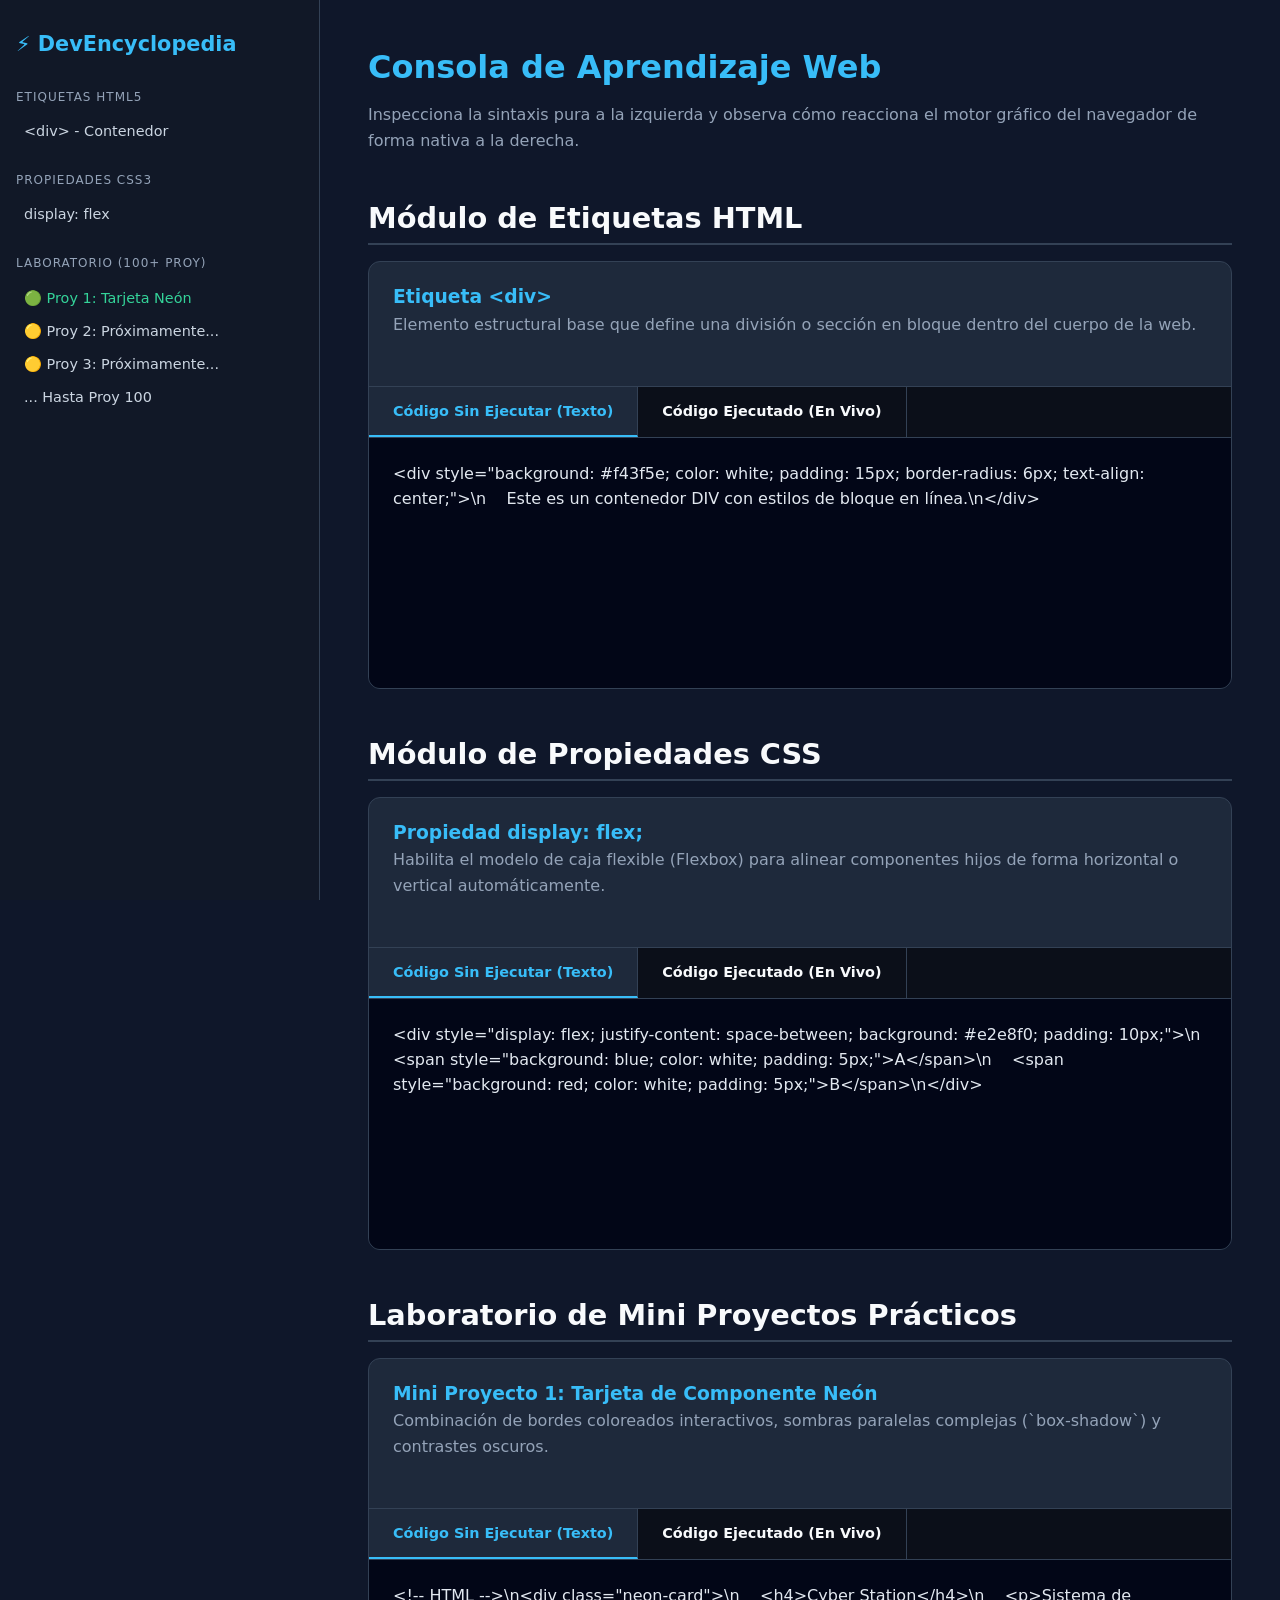
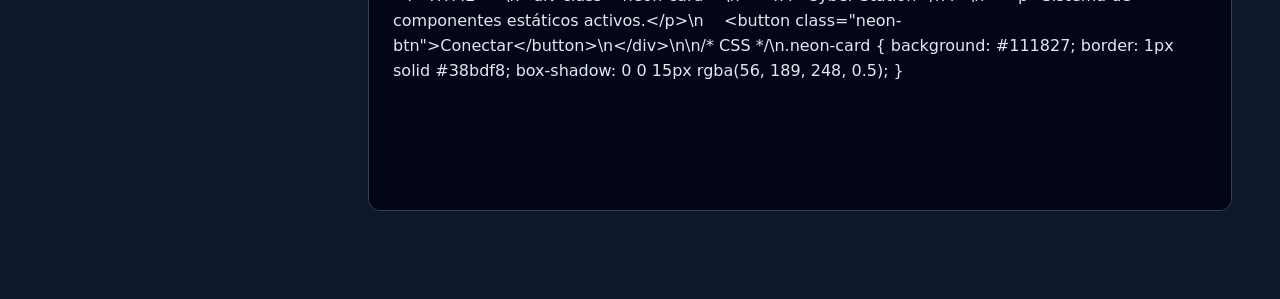
<file: ge-etiquetas/etiquetas.html>
<!DOCTYPE html>
<html lang="es">
<head>
    <meta charset="UTF-8">
    <meta name="viewport" content="width=device-width, initial-scale=1.0">
    <title>Enciclopedia HTML & CSS - Versión Estática Nativa</title>
    <style>
        /* --- CONFIGURACIÓN DE COLORES Y ESTRUCTURA --- */
        :root {
            --bg-dark: #0f172a;
            --bg-card: #1e293b;
            --accent: #38bdf8;
            --accent-green: #34d399;
            --text-main: #f8fafc;
            --text-muted: #94a3b8;
            --code-bg: #020617;
            --border: #334155;
        }

        * { margin: 0; padding: 0; box-sizing: border-box; font-family: system-ui, -apple-system, sans-serif; }
        body { background-color: var(--bg-dark); color: var(--text-main); display: flex; min-height: 100vh; }

        /* --- BARRA LATERAL (MENÚ) --- */
        aside {
            width: 320px;
            background-color: #111827;
            border-right: 1px solid var(--border);
            position: fixed;
            height: 100vh;
            overflow-y: auto;
            padding: 2rem 1rem;
        }

        .logo { font-size: 1.3rem; font-weight: bold; color: var(--accent); margin-bottom: 2rem; }
        .menu-titulo { font-size: 0.75rem; text-transform: uppercase; color: var(--text-muted); margin: 1.5rem 0 0.5rem 0; letter-spacing: 1px; }
        .menu-links { list-style: none; }
        .menu-links a { display: block; color: #cbd5e1; text-decoration: none; padding: 0.5rem; border-radius: 6px; font-size: 0.9rem; transition: 0.2s; }
        .menu-links a:hover { background: var(--bg-card); color: var(--accent); }

        /* --- CONTENIDO PRINCIPAL --- */
        main { margin-left: 320px; flex: 1; padding: 3rem; max-width: 1200px; }
        h1 { color: var(--accent); margin-bottom: 1rem; }
        h2 { font-size: 1.8rem; margin: 3rem 0 1rem 0; border-bottom: 2px solid var(--border); padding-bottom: 0.5rem; }
        p { color: var(--text-muted); line-height: 1.6; margin-bottom: 1.5rem; }

        /* --- SISTEMA COMPLETO DE PESTAÑAS (HTML/CSS PURO) --- */
        .workspace-card {
            background-color: var(--bg-card);
            border: 1px solid var(--border);
            border-radius: 12px;
            margin-bottom: 2.5rem;
            overflow: hidden;
        }

        .card-header { padding: 1.5rem; border-bottom: 1px solid var(--border); }
        .card-header h3 { color: var(--accent); margin-bottom: 0.3rem; }

        /* Pestañas Controladoras */
        .tab-container { display: flex; flex-direction: column; }
        .tab-input { display: none; } /* Ocultamos los checkboxes de radio */
        
        .tab-nav { display: flex; background-color: #0b0f19; border-bottom: 1px solid var(--border); }
        .tab-nav label { padding: 1rem 1.5rem; cursor: pointer; font-weight: 600; font-size: 0.9rem; border-right: 1px solid var(--border); transition: 0.2s; }
        .tab-nav label:hover { background-color: #141b2d; }

        .tab-paneles { background-color: var(--code-bg); min-height: 250px; position: relative; }
        .panel-codigo, .panel-ejecucion { display: none; padding: 1.5rem; overflow-auto: auto; }

        /* LÓGICA DE VISUALIZACIÓN DE PESTAÑAS SIN JAVASCRIPT */
        /* Para el Bloque 1 (Etiqueta DIV) */
        #code-b1:checked ~ .tab-nav label[for="code-b1"],
        #preview-b1:checked ~ .tab-nav label[for="preview-b1"],
        /* Para el Bloque 2 (Propiedad Flexbox) */
        #code-b2:checked ~ .tab-nav label[for="code-b2"],
        #preview-b2:checked ~ .tab-nav label[for="preview-b2"],
        /* Para el Bloque 3 (Proyecto 1: Tarjeta Neon) */
        #code-b3:checked ~ .tab-nav label[for="code-b3"],
        #preview-b3:checked ~ .tab-nav label[for="preview-b3"] {
            background-color: var(--bg-card);
            color: var(--accent);
            border-bottom: 2px solid var(--accent);
        }

        #code-b1:checked ~ .tab-paneles #p-code-b1,
        #preview-b1:checked ~ .tab-paneles #p-preview-b1,
        #code-b2:checked ~ .tab-paneles #p-code-b2,
        #preview-b2:checked ~ .tab-paneles #p-preview-b2,
        #code-b3:checked ~ .tab-paneles #p-code-b3,
        #preview-b3:checked ~ .tab-paneles #p-preview-b3 {
            display: block;
        }

        /* Estilos de código */
        pre { color: #e2e8f0; font-family: 'Courier New', Courier, monospace; line-height: 1.5; white-space: pre-wrap; }
        
        /* Contenedor de visualización en vivo aislada */
        .live-demo-box {
            background: #ffffff;
            color: #000000;
            padding: 3rem;
            border-radius: 8px;
            display: flex;
            justify-content: center;
            align-items: center;
        }

        /* --- MINI PROYECTO 1 ESTILOS INTERNOS (EJECUTADOS) --- */
        .neon-card {
            background: #111827;
            color: white;
            padding: 2rem;
            border-radius: 12px;
            width: 280px;
            text-align: center;
            border: 1px solid #38bdf8;
            box-shadow: 0 0 15px rgba(56, 189, 248, 0.5);
        }
        .neon-btn {
            margin-top: 1rem;
            background: #38bdf8;
            color: #111827;
            border: none;
            padding: 0.5rem 1.5rem;
            border-radius: 6px;
            font-weight: bold;
            cursor: pointer;
        }
    </style>
</head>
<body>

    <aside>
        <div class="logo">⚡ DevEncyclopedia</div>
        
        <p class="menu-titulo">Etiquetas HTML5</p>
        <ul class="menu-links">
            <li><a href="#sec-div">&lt;div&gt; - Contenedor</a></li>
        </ul>

        <p class="menu-titulo">Propiedades CSS3</p>
        <ul class="menu-links">
            <li><a href="#sec-flex">display: flex</a></li>
        </ul>

        <p class="menu-titulo">Laboratorio (100+ Proy)</p>
        <ul class="menu-links">
            <li><a href="#proy-1" style="color: var(--accent-green);">🟢 Proy 1: Tarjeta Neón</a></li>
            <li><a href="#">🟡 Proy 2: Próximamente...</a></li>
            <li><a href="#">🟡 Proy 3: Próximamente...</a></li>
            <li><a href="#">... Hasta Proy 100</a></li>
        </ul>
    </aside>

    <main>
        <h1>Consola de Aprendizaje Web</h1>
        <p>Inspecciona la sintaxis pura a la izquierda y observa cómo reacciona el motor gráfico del navegador de forma nativa a la derecha.</p>

        <section id="sec-div">
            <h2>Módulo de Etiquetas HTML</h2>
            <div class="workspace-card">
                <div class="card-header">
                    <h3>Etiqueta &lt;div&gt;</h3>
                    <p>Elemento estructural base que define una división o sección en bloque dentro del cuerpo de la web.</p>
                </div>
                
                <div class="tab-container">
                    <input type="radio" name="b1-tabs" id="code-b1" class="tab-input" checked>
                    <input type="radio" name="b1-tabs" id="preview-b1" class="tab-input">
                    
                    <div class="tab-nav">
                        <label for="code-b1">Código Sin Ejecutar (Texto)</label>
                        <label for="preview-b1">Código Ejecutado (En Vivo)</label>
                    </div>

                    <div class="tab-paneles">
                        <div class="panel-codigo" id="p-code-b1">
                            <pre><code>&lt;div style="background: #f43f5e; color: white; padding: 15px; border-radius: 6px; text-align: center;"&gt;\n    Este es un contenedor DIV con estilos de bloque en línea.\n&lt;/div&gt;</code></pre>
                        </div>
                        <div class="panel-ejecucion" id="p-preview-b1">
                            <div class="live-demo-box">
                                <div style="background: #f43f5e; color: white; padding: 15px; border-radius: 6px; text-align: center; width: 100%;">
                                    Este es un contenedor DIV con estilos de bloque en línea.
                                </div>
                            </div>
                        </div>
                    </div>
                </div>
            </div>
        </section>

        <section id="sec-flex">
            <h2>Módulo de Propiedades CSS</h2>
            <div class="workspace-card">
                <div class="card-header">
                    <h3>Propiedad display: flex;</h3>
                    <p>Habilita el modelo de caja flexible (Flexbox) para alinear componentes hijos de forma horizontal o vertical automáticamente.</p>
                </div>
                
                <div class="tab-container">
                    <input type="radio" name="b2-tabs" id="code-b2" class="tab-input" checked>
                    <input type="radio" name="b2-tabs" id="preview-b2" class="tab-input">
                    
                    <div class="tab-nav">
                        <label for="code-b2">Código Sin Ejecutar (Texto)</label>
                        <label for="preview-b2">Código Ejecutado (En Vivo)</label>
                    </div>

                    <div class="tab-paneles">
                        <div class="panel-codigo" id="p-code-b2">
                            <pre><code>&lt;div style="display: flex; justify-content: space-between; background: #e2e8f0; padding: 10px;"&gt;\n    &lt;span style="background: blue; color: white; padding: 5px;"&gt;A&lt;/span&gt;\n    &lt;span style="background: red; color: white; padding: 5px;"&gt;B&lt;/span&gt;\n&lt;/div&gt;</code></pre>
                        </div>
                        <div class="panel-ejecucion" id="p-preview-b2">
                            <div class="live-demo-box">
                                <div style="display: flex; justify-content: space-between; background: #e2e8f0; padding: 10px; width: 100%;">
                                    <span style="background: blue; color: white; padding: 5px 15px; border-radius: 4px;">A</span>
                                    <span style="background: red; color: white; padding: 5px 15px; border-radius: 4px;">B</span>
                                </div>
                            </div>
                        </div>
                    </div>
                </div>
            </div>
        </section>

        <section id="proy-1">
            <h2>Laboratorio de Mini Proyectos Prácticos</h2>
            <div class="workspace-card">
                <div class="card-header">
                    <h3>Mini Proyecto 1: Tarjeta de Componente Neón</h3>
                    <p>Combinación de bordes coloreados interactivos, sombras paralelas complejas (`box-shadow`) y contrastes oscuros.</p>
                </div>
                
                <div class="tab-container">
                    <input type="radio" name="b3-tabs" id="code-b3" class="tab-input" checked>
                    <input type="radio" name="b3-tabs" id="preview-b3" class="tab-input">
                    
                    <div class="tab-nav">
                        <label for="code-b3">Código Sin Ejecutar (Texto)</label>
                        <label for="preview-b3">Código Ejecutado (En Vivo)</label>
                    </div>

                    <div class="tab-paneles">
                        <div class="panel-codigo" id="p-code-b3">
                            <pre><code>&lt;!-- HTML --&gt;\n&lt;div class="neon-card"&gt;\n    &lt;h4&gt;Cyber Station&lt;/h4&gt;\n    &lt;p&gt;Sistema de componentes estáticos activos.&lt;/p&gt;\n    &lt;button class="neon-btn"&gt;Conectar&lt;/button&gt;\n&lt;/div&gt;\n\n/* CSS */\n.neon-card { background: #111827; border: 1px solid #38bdf8; box-shadow: 0 0 15px rgba(56, 189, 248, 0.5); }</code></pre>
                        </div>
                        <div class="panel-ejecucion" id="p-preview-b3">
                            <div class="live-demo-box" style="background: #020617;">
                                <div class="neon-card">
                                    <h4>Cyber Station</h4>
                                    <p style="font-size: 0.85rem; margin-top: 0.5rem;">Sistema de componentes estáticos activos.</p>
                                    <button class="neon-btn">Conectar</button>
                                </div>
                            </div>
                        </div>
                    </div>
                </div>
            </div>
        </section>
    </main>

</body>
</html>
</file>
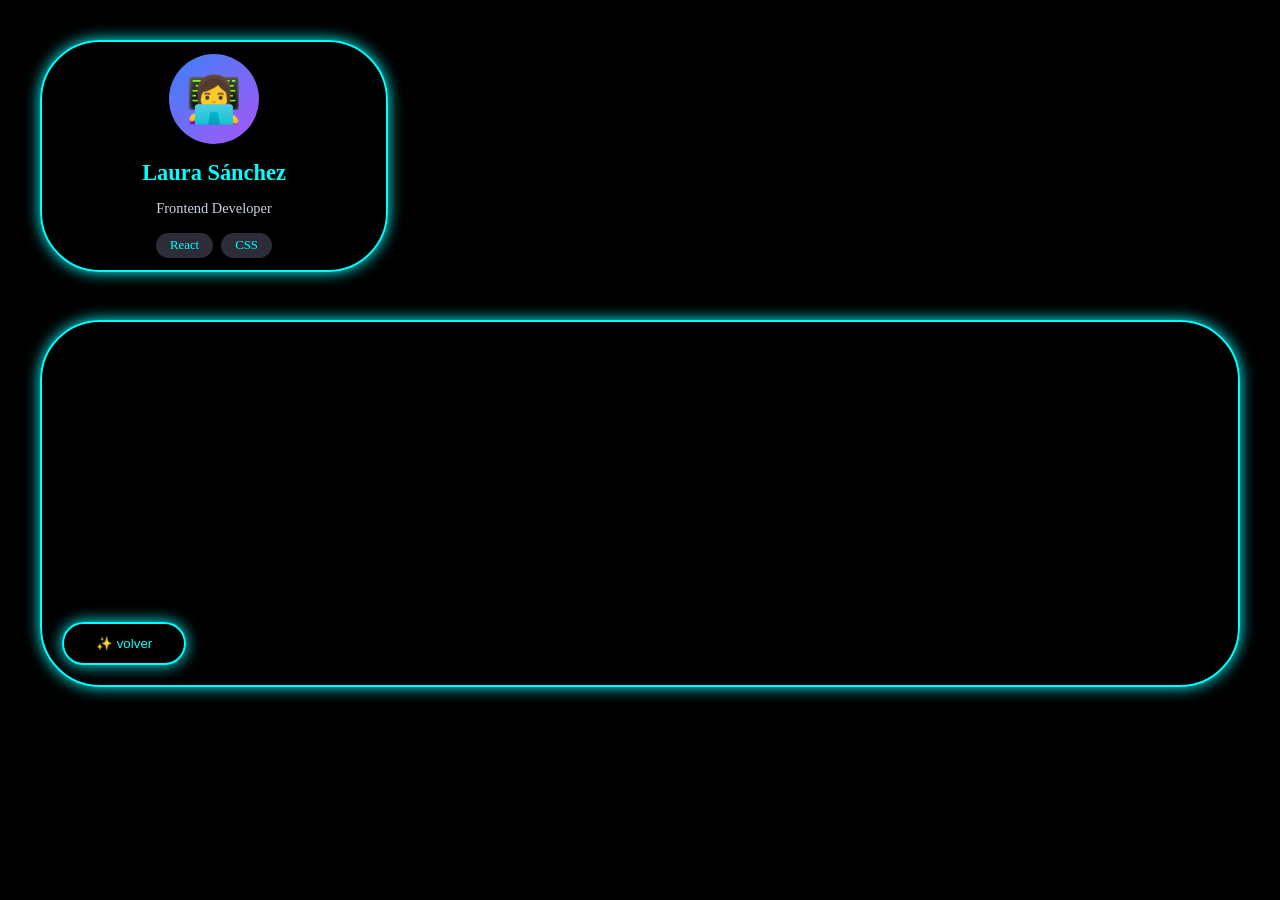
<file: preoyecto/perfil.html>
<!DOCTYPE html>
<html lang="es">
<head>
    <meta charset="UTF-8">
    <meta name="viewport" content="width=device-width, initial-scale=1.0">
    <title>Perfiles lado a lado</title>
    <link rel="stylesheet" href="style.css">
</head>
<body>
    <div class="container">
        <div class="tarjeta-perfil">
            <div class="avatar">👩‍💻</div>
            <h3>Laura Sánchez</h3>
            <p>Frontend Developer</p>
            <div class="skills">
                <span>React</span>
                <span>CSS</span>
            </div>
        </div>

        <a href="index.html">
          <div class="tarjeta-perfil2">
            <button class="btn-neon">
              ✨ volver
            </button> 
          </a>
    </div>
</body>
</html>
</file>
<file: etiquetas.css>
/* ===========================
       VARIABLES Y RESET
    =========================== */
    :root {
      --bg: #0d0f14;
      --surface: #161a24;
      --surface2: #1e2333;
      --border: #2a3045;
      --accent: #00e5ff;
      --accent2: #ff6b35;
      --accent3: #7c3aed;
      --green: #00ff88;
      --text: #e8ecf4;
      --text-muted: #7a8499;
      --code-bg: #0a0c10;
      --radius: 12px;
      --font-display: 'Syne', sans-serif;
      --font-body: 'DM Sans', sans-serif;
      --font-mono: 'JetBrains Mono', monospace;
    }

    *, *::before, *::after { box-sizing: border-box; margin: 0; padding: 0; }

    html { scroll-behavior: smooth; }

    body {
      background: var(--bg);
      color: var(--text);
      font-family: var(--font-body);
      font-size: 15px;
      line-height: 1.7;
      min-height: 100vh;
      overflow-x: hidden;
    }

    /* ===========================
       FONDO ANIMADO
    =========================== */
    body::before {
      content: '';
      position: fixed;
      inset: 0;
      background:
        radial-gradient(ellipse 60% 40% at 20% 10%, rgba(0,229,255,0.06) 0%, transparent 70%),
        radial-gradient(ellipse 50% 50% at 80% 90%, rgba(124,58,237,0.07) 0%, transparent 70%),
        radial-gradient(ellipse 40% 30% at 70% 20%, rgba(255,107,53,0.04) 0%, transparent 60%);
      pointer-events: none;
      z-index: 0;
    }

    /* ===========================
       LAYOUT PRINCIPAL
    =========================== */
    .wrapper {
      position: relative;
      z-index: 1;
      display: grid;
      grid-template-columns: 280px 1fr;
      min-height: 100vh;
    }

    /* ===========================
       SIDEBAR
    =========================== */
    .sidebar {
      position: fixed;
      top: 0;
      left: 0;
      width: 280px;
      height: 100vh;
      background: var(--surface);
      border-right: 1px solid var(--border);
      display: flex;
      flex-direction: column;
      overflow: hidden;
      z-index: 100;
    }

    .sidebar-header {
      padding: 28px 24px 20px;
      border-bottom: 1px solid var(--border);
      flex-shrink: 0;
    }

    .logo {
      font-family: var(--font-display);
      font-size: 20px;
      font-weight: 800;
      letter-spacing: -0.5px;
      line-height: 1.2;
    }

    .logo span:nth-child(1) { color: var(--accent); }
    .logo span:nth-child(2) { color: var(--text-muted); }
    .logo span:nth-child(3) { color: var(--accent2); }

    .logo-sub {
      font-size: 11px;
      color: var(--text-muted);
      letter-spacing: 2px;
      text-transform: uppercase;
      margin-top: 4px;
    }

    .sidebar-nav {
      overflow-y: auto;
      flex: 1;
      padding: 16px 0 24px;
    }

    .sidebar-nav::-webkit-scrollbar { width: 4px; }
    .sidebar-nav::-webkit-scrollbar-track { background: transparent; }
    .sidebar-nav::-webkit-scrollbar-thumb { background: var(--border); border-radius: 4px; }

    .nav-section-title {
      font-size: 10px;
      font-weight: 700;
      letter-spacing: 2.5px;
      text-transform: uppercase;
      color: var(--text-muted);
      padding: 12px 24px 6px;
    }

    .nav-link {
      display: flex;
      align-items: center;
      gap: 10px;
      padding: 8px 24px;
      font-size: 13.5px;
      color: var(--text-muted);
      text-decoration: none;
      transition: all 0.2s;
      border-left: 2px solid transparent;
      cursor: pointer;
    }

    .nav-link:hover, .nav-link.active {
      color: var(--text);
      background: rgba(255,255,255,0.04);
      border-left-color: var(--accent);
    }

    .nav-link .icon { font-size: 14px; width: 18px; text-align: center; }

    .nav-badge {
      margin-left: auto;
      background: var(--accent3);
      color: white;
      font-size: 10px;
      font-weight: 700;
      padding: 1px 6px;
      border-radius: 20px;
    }

    /* ===========================
       CONTENIDO PRINCIPAL
    =========================== */
    .main {
      margin-left: 280px;
      padding: 0;
    }

    /* ===========================
       HERO
    =========================== */
    .hero {
      padding: 80px 60px 60px;
      border-bottom: 1px solid var(--border);
      position: relative;
      overflow: hidden;
    }

    .hero::after {
      content: '</>';
      position: absolute;
      right: 60px;
      top: 50%;
      transform: translateY(-50%);
      font-family: var(--font-mono);
      font-size: 120px;
      font-weight: 700;
      color: rgba(0,229,255,0.04);
      pointer-events: none;
      letter-spacing: -8px;
    }

    .hero-eyebrow {
      display: inline-flex;
      align-items: center;
      gap: 8px;
      background: rgba(0,229,255,0.08);
      border: 1px solid rgba(0,229,255,0.2);
      color: var(--accent);
      font-size: 12px;
      font-weight: 600;
      letter-spacing: 1.5px;
      text-transform: uppercase;
      padding: 5px 14px;
      border-radius: 20px;
      margin-bottom: 20px;
    }

    .hero h1 {
      font-family: var(--font-display);
      font-size: 52px;
      font-weight: 800;
      line-height: 1.08;
      letter-spacing: -2px;
      margin-bottom: 16px;
    }

    .hero h1 em { font-style: normal; color: var(--accent); }

    .hero p {
      font-size: 17px;
      color: var(--text-muted);
      max-width: 520px;
      line-height: 1.6;
    }

    .hero-stats {
      display: flex;
      gap: 40px;
      margin-top: 36px;
    }

    .stat-item { text-align: left; }

    .stat-number {
      font-family: var(--font-mono);
      font-size: 28px;
      font-weight: 700;
      color: var(--accent);
      line-height: 1;
    }

    .stat-label {
      font-size: 12px;
      color: var(--text-muted);
      margin-top: 4px;
      letter-spacing: 0.5px;
    }

    /* ===========================
       SECCIONES
    =========================== */
    .section {
      padding: 56px 60px;
      border-bottom: 1px solid var(--border);
      display: none;
    }

    .section.active { display: block; }

    .section-header {
      margin-bottom: 40px;
    }

    .section-tag {
      font-family: var(--font-mono);
      font-size: 12px;
      color: var(--accent2);
      letter-spacing: 1px;
      margin-bottom: 8px;
    }

    .section-title {
      font-family: var(--font-display);
      font-size: 34px;
      font-weight: 800;
      letter-spacing: -1px;
      line-height: 1.1;
    }

    .section-desc {
      color: var(--text-muted);
      font-size: 15px;
      max-width: 560px;
      margin-top: 10px;
    }

    /* ===========================
       TARJETAS DE ETIQUETAS
    =========================== */
    .tags-grid {
      display: grid;
      grid-template-columns: repeat(auto-fill, minmax(340px, 1fr));
      gap: 16px;
    }

    .tag-card {
      background: var(--surface);
      border: 1px solid var(--border);
      border-radius: var(--radius);
      overflow: hidden;
      transition: border-color 0.2s, transform 0.2s;
    }

    .tag-card:hover {
      border-color: var(--accent);
      transform: translateY(-2px);
    }

    .tag-card-header {
      display: flex;
      align-items: center;
      gap: 12px;
      padding: 16px 18px;
      background: var(--surface2);
      border-bottom: 1px solid var(--border);
    }

    .tag-chip {
      font-family: var(--font-mono);
      font-size: 13px;
      font-weight: 700;
      background: rgba(0,229,255,0.1);
      color: var(--accent);
      padding: 3px 10px;
      border-radius: 6px;
      border: 1px solid rgba(0,229,255,0.2);
    }

    .tag-chip.css {
      background: rgba(255,107,53,0.1);
      color: var(--accent2);
      border-color: rgba(255,107,53,0.2);
    }

    .tag-name {
      font-family: var(--font-display);
      font-size: 15px;
      font-weight: 700;
    }

    .tag-category {
      margin-left: auto;
      font-size: 11px;
      color: var(--text-muted);
      background: var(--bg);
      padding: 2px 8px;
      border-radius: 4px;
    }

    .tag-body {
      padding: 14px 18px;
    }

    .tag-desc {
      font-size: 13.5px;
      color: var(--text-muted);
      margin-bottom: 12px;
      line-height: 1.6;
    }

    .tag-example {
      background: var(--code-bg);
      border-radius: 8px;
      padding: 12px 14px;
      font-family: var(--font-mono);
      font-size: 12px;
      color: #a8d8ff;
      overflow-x: auto;
      white-space: pre;
      border: 1px solid var(--border);
    }

    .tag-example .kw { color: #ff79c6; }
    .tag-example .attr { color: #50fa7b; }
    .tag-example .str { color: #f1fa8c; }
    .tag-example .cm { color: #6272a4; }
    .tag-example .val { color: var(--accent2); }
    .tag-example .prop { color: var(--accent); }

    /* ===========================
       SECCIÓN DE PROYECTOS
    =========================== */
    .projects-layout {
      display: grid;
      grid-template-columns: 240px 1fr;
      gap: 24px;
      align-items: start;
    }

    .projects-menu {
      background: var(--surface);
      border: 1px solid var(--border);
      border-radius: var(--radius);
      overflow: hidden;
      position: sticky;
      top: 24px;
    }

    .projects-menu-title {
      padding: 14px 18px;
      font-size: 11px;
      font-weight: 700;
      letter-spacing: 2px;
      text-transform: uppercase;
      color: var(--text-muted);
      border-bottom: 1px solid var(--border);
      background: var(--surface2);
    }

    .project-btn {
      display: flex;
      align-items: center;
      gap: 10px;
      width: 100%;
      padding: 11px 18px;
      background: none;
      border: none;
      border-bottom: 1px solid var(--border);
      color: var(--text-muted);
      font-family: var(--font-body);
      font-size: 13px;
      text-align: left;
      cursor: pointer;
      transition: all 0.2s;
      border-left: 3px solid transparent;
    }

    .project-btn:last-child { border-bottom: none; }

    .project-btn:hover, .project-btn.active {
      background: rgba(0,229,255,0.05);
      color: var(--text);
      border-left-color: var(--accent);
    }

    .project-btn .picon { font-size: 16px; }

    .project-display {
      background: var(--surface);
      border: 1px solid var(--border);
      border-radius: var(--radius);
      overflow: hidden;
    }

    .project-top {
      display: flex;
      align-items: center;
      justify-content: space-between;
      padding: 16px 20px;
      border-bottom: 1px solid var(--border);
      background: var(--surface2);
    }

    .project-title-area h3 {
      font-family: var(--font-display);
      font-size: 17px;
      font-weight: 700;
    }

    .project-title-area p {
      font-size: 12px;
      color: var(--text-muted);
      margin-top: 2px;
    }

    .tab-switcher {
      display: flex;
      background: var(--bg);
      border-radius: 8px;
      padding: 3px;
      gap: 2px;
    }

    .tab-btn {
      padding: 6px 14px;
      border: none;
      background: none;
      color: var(--text-muted);
      font-family: var(--font-mono);
      font-size: 12px;
      border-radius: 6px;
      cursor: pointer;
      transition: all 0.2s;
    }

    .tab-btn.active {
      background: var(--accent3);
      color: white;
    }

    .project-content { padding: 20px; }

    .project-panel { display: none; }
    .project-panel.active { display: block; }

    /* Preview area */
    .preview-frame {
      background: white;
      border-radius: 8px;
      overflow: hidden;
      min-height: 220px;
      border: 1px solid var(--border);
    }

    .preview-inner { padding: 24px; }

    /* Code area */
    .code-block {
      background: var(--code-bg);
      border-radius: 8px;
      border: 1px solid var(--border);
      overflow: hidden;
    }

    .code-block-header {
      display: flex;
      align-items: center;
      gap: 8px;
      padding: 10px 16px;
      background: var(--surface2);
      border-bottom: 1px solid var(--border);
    }

    .dot {
      width: 10px; height: 10px; border-radius: 50%;
    }
    .dot-r { background: #ff5f57; }
    .dot-y { background: #febc2e; }
    .dot-g { background: #28c840; }

    .code-label {
      font-family: var(--font-mono);
      font-size: 11px;
      color: var(--text-muted);
      margin-left: 6px;
    }

    .code-content {
      padding: 16px;
      font-family: var(--font-mono);
      font-size: 12.5px;
      line-height: 1.7;
      color: #cdd6f4;
      overflow-x: auto;
      white-space: pre;
    }

    .code-content .kw { color: #cba6f7; }
    .code-content .tag { color: #89b4fa; }
    .code-content .attr { color: #a6e3a1; }
    .code-content .str { color: #f9e2af; }
    .code-content .prop { color: #89dceb; }
    .code-content .val { color: #fab387; }
    .code-content .cm { color: #6c7086; }
    .code-content .sel { color: #cba6f7; }
    .code-content .num { color: #fab387; }

    /* ===========================
       HOME SECTION
    =========================== */
    #section-home { display: block; }

    .quick-cards {
      display: grid;
      grid-template-columns: repeat(3, 1fr);
      gap: 16px;
      margin-top: 40px;
    }

    .quick-card {
      background: var(--surface);
      border: 1px solid var(--border);
      border-radius: var(--radius);
      padding: 24px;
      cursor: pointer;
      transition: all 0.25s;
      text-decoration: none;
      display: block;
    }

    .quick-card:hover {
      border-color: var(--accent);
      transform: translateY(-3px);
      box-shadow: 0 12px 32px rgba(0,229,255,0.08);
    }

    .qc-icon {
      font-size: 28px;
      margin-bottom: 12px;
      display: block;
    }

    .qc-title {
      font-family: var(--font-display);
      font-size: 17px;
      font-weight: 700;
      margin-bottom: 6px;
    }

    .qc-desc {
      font-size: 13px;
      color: var(--text-muted);
      line-height: 1.5;
    }

    .qc-arrow {
      display: inline-block;
      margin-top: 12px;
      font-size: 12px;
      color: var(--accent);
      font-family: var(--font-mono);
    }

    /* ===========================
       ESTILOS EN PREVIEW
       (mini proyectos)
    =========================== */

    /* Proyecto 1: Tarjeta de perfil */
    .pv-card {
      max-width: 300px;
      margin: 0 auto;
      background: linear-gradient(135deg, #1a1a2e, #16213e);
      border-radius: 16px;
      overflow: hidden;
      box-shadow: 0 20px 60px rgba(0,0,0,0.4);
      font-family: Arial, sans-serif;
    }
    .pv-card-banner {
      height: 80px;
      background: linear-gradient(135deg, #6366f1, #8b5cf6, #ec4899);
    }
    .pv-card-body { padding: 0 20px 20px; }
    .pv-avatar {
      width: 64px; height: 64px;
      border-radius: 50%;
      border: 3px solid #1a1a2e;
      background: linear-gradient(135deg, #f59e0b, #ef4444);
      margin-top: -32px;
      display: flex; align-items: center; justify-content: center;
      font-size: 24px; color: white; font-weight: bold;
    }
    .pv-name { color: white; font-size: 18px; font-weight: 700; margin-top: 10px; }
    .pv-role { color: #9ca3af; font-size: 13px; margin-top: 2px; }
    .pv-stats {
      display: flex; gap: 20px; margin-top: 16px;
      padding-top: 16px; border-top: 1px solid rgba(255,255,255,0.08);
    }
    .pv-stat-num { color: white; font-size: 17px; font-weight: 700; }
    .pv-stat-lbl { color: #6b7280; font-size: 11px; margin-top: 2px; }
    .pv-btn {
      margin-top: 16px;
      display: inline-block;
      background: linear-gradient(135deg, #6366f1, #8b5cf6);
      color: white; font-size: 13px;
      padding: 8px 20px; border-radius: 8px;
      border: none; cursor: pointer;
    }

    /* Proyecto 2: Formulario */
    .pv-form {
      max-width: 340px; margin: 0 auto;
      font-family: Arial, sans-serif;
    }
    .pv-form h3 {
      font-size: 18px; margin-bottom: 20px;
      color: #1f2937;
    }
    .pv-field { margin-bottom: 16px; }
    .pv-label {
      display: block; font-size: 13px;
      font-weight: 600; color: #374151; margin-bottom: 5px;
    }
    .pv-input {
      width: 100%; padding: 9px 12px;
      border: 1.5px solid #d1d5db;
      border-radius: 8px; font-size: 14px;
      color: #1f2937; outline: none;
      transition: border-color 0.2s;
    }
    .pv-input:focus { border-color: #6366f1; }
    .pv-submit {
      width: 100%; padding: 10px;
      background: #6366f1; color: white;
      font-size: 15px; font-weight: 600;
      border: none; border-radius: 8px;
      cursor: pointer; margin-top: 4px;
    }

    /* Proyecto 3: Navbar */
    .pv-nav {
      background: #0f172a;
      display: flex; align-items: center;
      justify-content: space-between;
      padding: 14px 24px;
      border-radius: 10px;
      font-family: Arial, sans-serif;
    }
    .pv-nav-brand { color: #38bdf8; font-size: 18px; font-weight: 700; }
    .pv-nav-links { display: flex; gap: 24px; }
    .pv-nav-link { color: #94a3b8; font-size: 14px; text-decoration: none; }
    .pv-nav-link:hover, .pv-nav-link.pv-active { color: white; }
    .pv-nav-btn {
      background: #38bdf8; color: #0f172a;
      padding: 7px 16px; border-radius: 6px;
      font-size: 13px; font-weight: 700;
      border: none; cursor: pointer;
    }

    /* Proyecto 4: Tabla */
    .pv-table-wrap { overflow-x: auto; font-family: Arial, sans-serif; }
    .pv-table { width: 100%; border-collapse: collapse; }
    .pv-table thead { background: #4f46e5; }
    .pv-table th { color: white; padding: 11px 14px; text-align: left; font-size: 13px; }
    .pv-table td { padding: 10px 14px; font-size: 13px; color: #374151; border-bottom: 1px solid #e5e7eb; }
    .pv-table tr:nth-child(even) td { background: #f9fafb; }
    .pv-table tr:hover td { background: #eff6ff; }
    .pv-badge {
      display: inline-block; padding: 2px 8px;
      border-radius: 20px; font-size: 11px; font-weight: 700;
    }
    .pv-badge.green { background: #d1fae5; color: #065f46; }
    .pv-badge.red { background: #fee2e2; color: #991b1b; }
    .pv-badge.yellow { background: #fef3c7; color: #92400e; }

    /* Proyecto 5: Cards grid */
    .pv-cards-grid {
      display: grid; grid-template-columns: repeat(2,1fr); gap: 12px;
      font-family: Arial, sans-serif;
    }
    .pv-mini-card {
      border-radius: 10px; overflow: hidden;
      box-shadow: 0 2px 8px rgba(0,0,0,0.08);
      border: 1px solid #e5e7eb;
    }
    .pv-mini-card-img {
      height: 80px;
      display: flex; align-items: center; justify-content: center;
      font-size: 32px;
    }
    .pv-mini-card-body { padding: 10px 12px; background: white; }
    .pv-mini-card-title { font-size: 13px; font-weight: 700; color: #1f2937; }
    .pv-mini-card-sub { font-size: 11px; color: #6b7280; margin-top: 2px; }
    .pv-mini-card-price { font-size: 14px; font-weight: 700; color: #7c3aed; margin-top: 6px; }

    /* Proyecto 6: Animaciones */
    .pv-anim-grid {
      display: grid; grid-template-columns: repeat(3,1fr); gap: 16px;
      font-family: Arial, sans-serif; text-align: center;
    }
    .pv-anim-box {
      background: #f0f9ff; border-radius: 12px; padding: 20px 12px;
    }
    .pv-anim-box p { font-size: 11px; color: #64748b; margin-top: 10px; }

    .anim-pulse {
      width: 40px; height: 40px; border-radius: 50%;
      background: #6366f1; margin: 0 auto;
      animation: pulse-demo 1.5s ease-in-out infinite;
    }
    @keyframes pulse-demo {
      0%, 100% { transform: scale(1); opacity: 1; }
      50% { transform: scale(1.3); opacity: 0.6; }
    }

    .anim-spin {
      width: 36px; height: 36px; margin: 2px auto;
      border: 4px solid #e5e7eb;
      border-top-color: #ec4899;
      border-radius: 50%;
      animation: spin-demo 0.9s linear infinite;
    }
    @keyframes spin-demo { to { transform: rotate(360deg); } }

    .anim-bounce {
      width: 36px; height: 36px; border-radius: 50%;
      background: #10b981; margin: 0 auto;
      animation: bounce-demo 0.8s cubic-bezier(0.36,0.07,0.19,0.97) infinite;
    }
    @keyframes bounce-demo {
      0%, 100% { transform: translateY(0); }
      50% { transform: translateY(-16px); }
    }

    /* Proyecto 7: Tooltip y hover */
    .pv-hover-grid {
      display: flex; gap: 20px; flex-wrap: wrap;
      font-family: Arial, sans-serif;
    }
    .pv-tooltip-wrap { position: relative; display: inline-block; }
    .pv-tooltip-btn {
      padding: 10px 20px;
      border-radius: 8px; border: 2px solid;
      font-size: 13px; font-weight: 600; cursor: pointer;
      transition: all 0.2s;
    }
    .pv-tooltip-btn.blue { border-color: #3b82f6; color: #3b82f6; background: transparent; }
    .pv-tooltip-btn.blue:hover { background: #3b82f6; color: white; }
    .pv-tooltip-btn.green { border-color: #10b981; color: #10b981; background: transparent; }
    .pv-tooltip-btn.green:hover { background: #10b981; color: white; }
    .pv-tooltip-btn.red { border-color: #ef4444; color: #ef4444; background: transparent; }
    .pv-tooltip-btn.red:hover { background: #ef4444; color: white; }

    .pv-tooltip {
      visibility: hidden; opacity: 0;
      background: #1f2937; color: white;
      font-size: 12px; padding: 5px 10px;
      border-radius: 6px; white-space: nowrap;
      position: absolute; bottom: calc(100% + 8px); left: 50%;
      transform: translateX(-50%);
      transition: opacity 0.2s;
      pointer-events: none;
    }
    .pv-tooltip::after {
      content: '';
      position: absolute; top: 100%; left: 50%; transform: translateX(-50%);
      border: 5px solid transparent;
      border-top-color: #1f2937;
    }
    .pv-tooltip-wrap:hover .pv-tooltip { visibility: visible; opacity: 1; }

    /* Proyecto 8: Responsive grid */
    .pv-responsive {
      display: grid;
      grid-template-columns: 2fr 1fr;
      gap: 12px;
      font-family: Arial, sans-serif;
    }
    .pv-box {
      border-radius: 8px; padding: 16px;
      display: flex; align-items: center; justify-content: center;
      font-size: 13px; font-weight: 600; color: white;
      min-height: 60px;
    }

    /* ===========================
       RESPONSIVE
    =========================== */
    @media (max-width: 900px) {
      .wrapper { grid-template-columns: 1fr; }
      .sidebar { width: 100%; height: auto; position: static; }
      .main { margin-left: 0; }
      .hero { padding: 40px 24px 36px; }
      .hero h1 { font-size: 34px; }
      .section { padding: 36px 24px; }
      .hero::after { display: none; }
      .quick-cards { grid-template-columns: 1fr; }
      .projects-layout { grid-template-columns: 1fr; }
      .tags-grid { grid-template-columns: 1fr; }
    }

    /* ===========================
       UTILIDADES
    =========================== */
    .divider {
      height: 1px; background: var(--border);
      margin: 32px 0;
    }

    .highlight-box {
      background: rgba(0,229,255,0.05);
      border: 1px solid rgba(0,229,255,0.15);
      border-radius: 8px;
      padding: 14px 18px;
      margin-bottom: 20px;
      font-size: 13.5px;
      color: var(--text-muted);
    }

    .highlight-box strong { color: var(--accent); }

    .tags-category-title {
      font-family: var(--font-display);
      font-size: 20px;
      font-weight: 700;
      margin: 32px 0 16px;
      padding-bottom: 10px;
      border-bottom: 1px solid var(--border);
      color: var(--text);
    }

    .tags-category-title span { color: var(--accent); }
</file>
<file: preoyecto/style.css>
*{
    background: #000000;
 }
 
 .navbar {
  display: flex;
  align-items: center;
  justify-content: space-between;
  background-color: #38bdf8;
  padding: 14px 32px;
  position: sticky;
  top: 0;
  z-index: 100;
  border-radius:  30px;
  background: transparent;
  border: 2px solid #0ff;
  color: #0ff;
  border-radius: 60px;
  box-shadow: 0 0 15px #0ff;
  transition: 0.3s;
  cursor: pointer;

  
}

.logo {
  color: #38bdf8;
  font-weight: 700;
  font-size: 20px;
  text-decoration: none;
  background: #000000;
}

.nav-links {
  display: flex;
  list-style: none;
  gap: 28px;
  background: #000000;
}

.nav-links a {
  color: #254d75;
  text-decoration: none;
  font-size: 16px;
  transition: color 0.2s;
  background: #000000;
  padding: 8px 12px;
}

.nav-links a:hover,
.nav-links a.active {
  color: rgb(80, 133, 190);
}

.btn-cta {
  background: #38bdf8;
  color: #0f172a;
  font-weight: 700;
  padding: 8px 20px;
  border: none;
  border-radius: 8px;
  cursor: pointer;
  transition: background 0.2s;
}
.btn-cta:hover {
  background: #7dd3fc;
}





/* Contenedor principal: pone las tarjetas una al lado de la otra */
.container {
    display: flex;
    flex-direction: row;      /* una al lado de la otra */
    justify-content: left;  /* centradas horizontalmente */
    align-items: center;      /* alineadas verticalmente */
    gap: 48px;                /* espacio amplio entre tarjetas */
    flex-wrap: wrap;          /* si la pantalla es muy pequeña, se apilan */
    padding: 2rem;
    
}

/* Estilo de cada tarjeta */
.tarjeta-perfil {
    background-color: #000000;
    width: 280px;
    border-radius: 32px;
    padding: 1.8rem 1.5rem;
    text-align: center;
    box-shadow: 0 20px 35px -10px rgba(0, 0, 0, 0.8);
    color: white;
    transition: transform 0.2s ease;
    background: transparent;
  border: 2px solid #0ff;
  color: #0ff;
  padding: 12px 32px;
  border-radius: 60px;
  box-shadow: 0 0 15px #0ff;
  transition: 0.3s;
  cursor: pointer;
}
.tarjeta-perfil2 {
    background-color: #000000;
    width: 100%;
    padding: 20px;
    padding-top: 300px;
    border-radius: 32px;
    box-shadow: 0 20px 35px -10px rgba(0, 0, 0, 0.8);
    color: white;
    transition: transform 0.2s ease;
    background: transparent;
  border: 2px solid #0ff;
  color: #0ff;
  border-radius: 60px;
  box-shadow: 0 0 15px #0ff;
  transition: 0.3s;
  cursor: pointer;
}

.tarjeta-perfil:hover {
    transform: translateY(-5px);
}

/* Avatar circular con gradiente */
.avatar {
    width: 90px;
    height: 90px;
    background: linear-gradient(135deg, #3b82f6, #a855f7);
    border-radius: 50%;
    margin: 0 auto 1rem auto;
    display: flex;
    align-items: center;
    justify-content: center;
    font-size: 2.8rem;
}

h3 {
    font-size: 1.4rem;
    margin: 0.5rem 0 0.25rem;
    background: transparent;
}

p {
    font-size: 0.9rem;
    color: #cbd5e1;
    margin-bottom: 1rem;
    background: transparent;
}

.skills {
    display: flex;
    flex-wrap: wrap;
    justify-content: center;
    gap: 8px;
    margin-top: 0.5rem;
    background: transparent;
}

.skills span {
    background: #2d2d3a;
    padding: 5px 14px;
    border-radius: 40px;
    font-size: 0.8rem;
    font-weight: 500;
}

.btn-neon {
  background: transparent;
  border: 2px solid #0ff;
  color: #0ff;
  padding: 12px 32px;
  border-radius: 60px;
  box-shadow: 0 0 15px #0ff;
  transition: 0.3s;
  cursor: pointer;

}
.btn-neon:hover {
  box-shadow: 0 0 30px #0ff;
  transform: scale(1.05);
}
</file>
